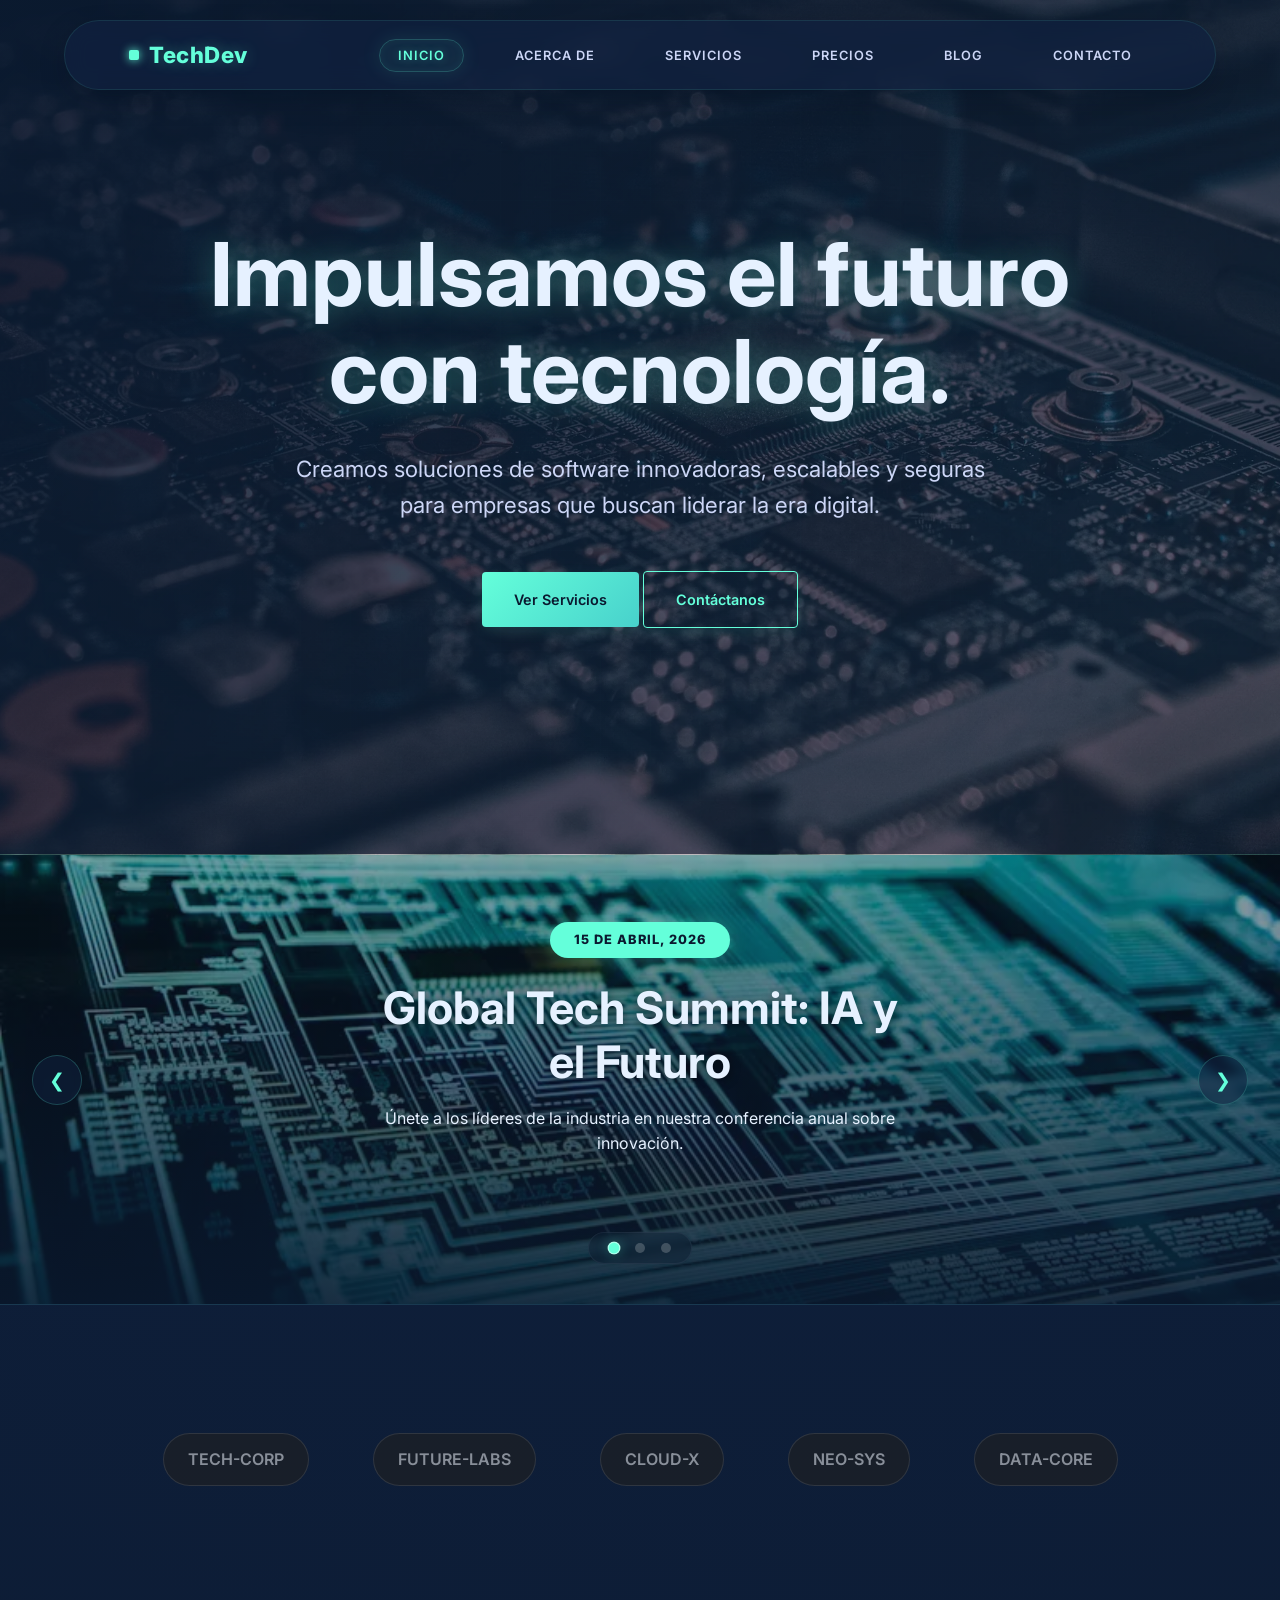
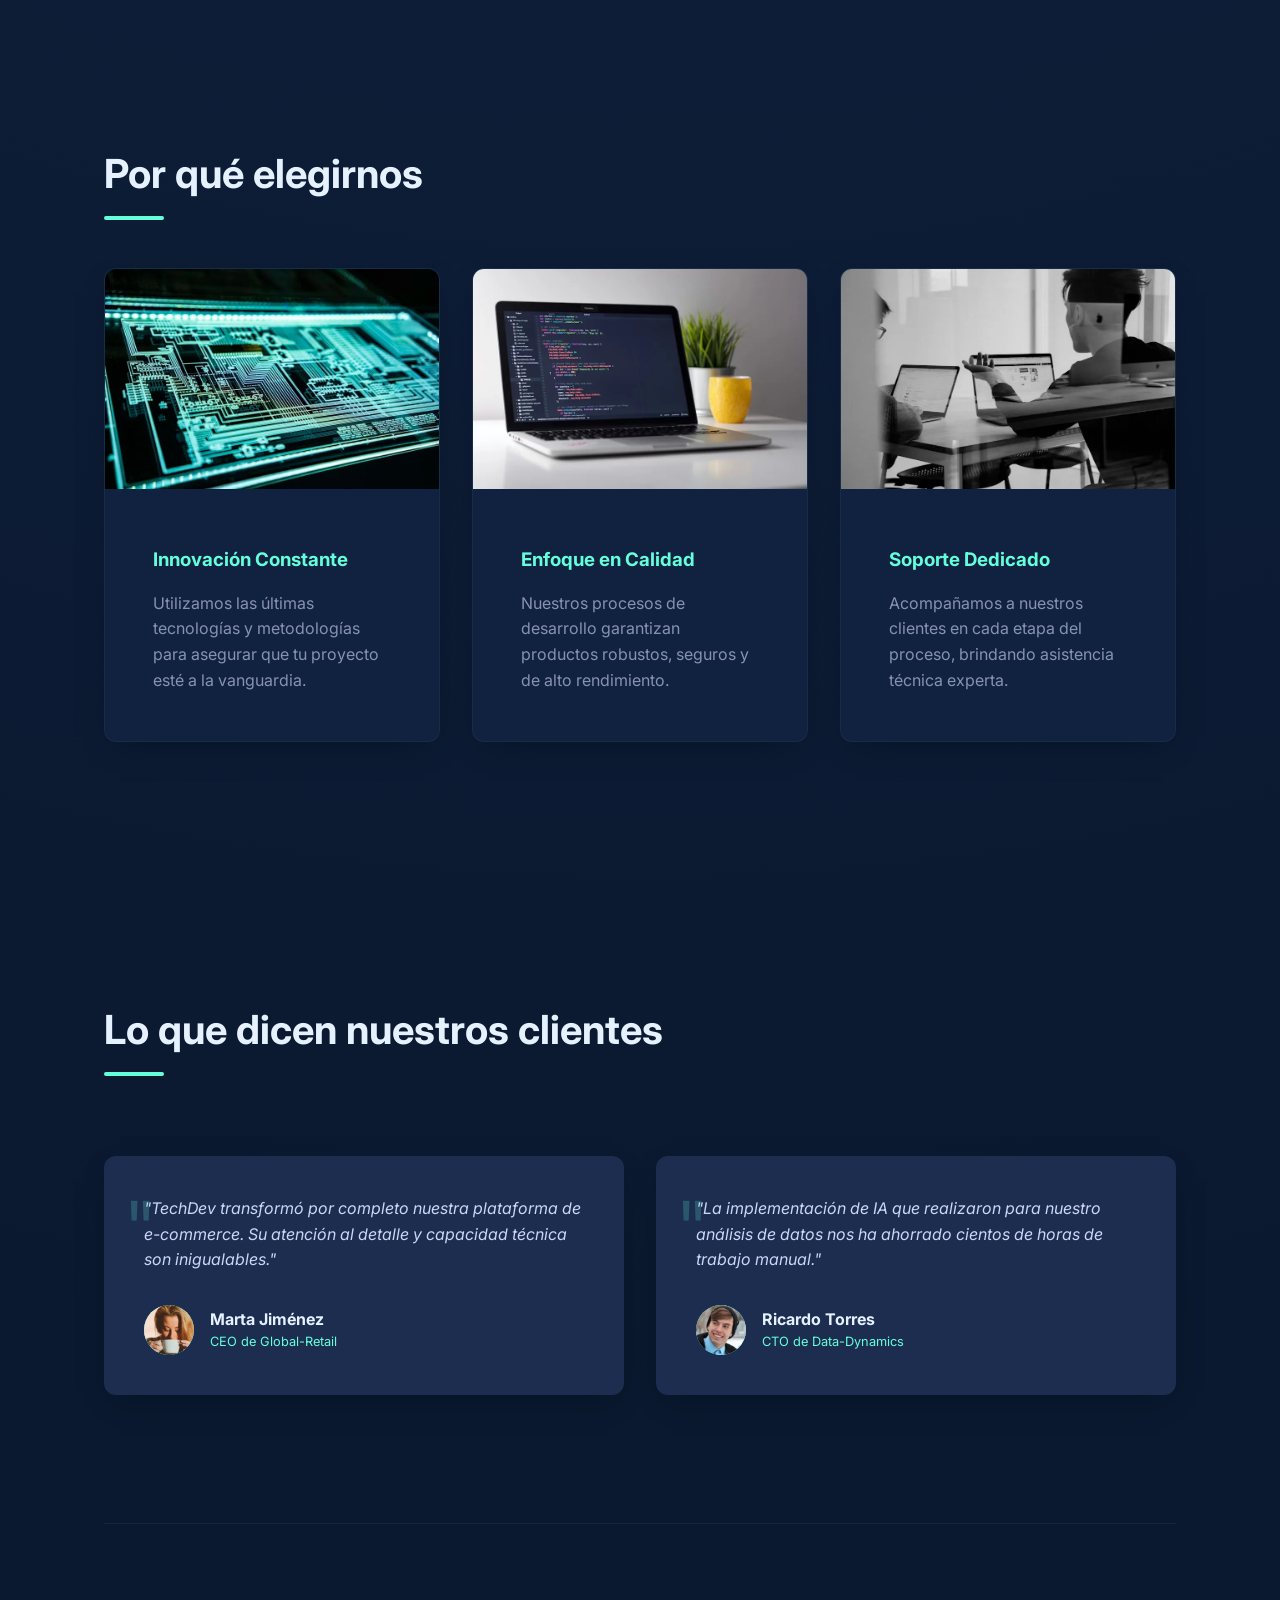
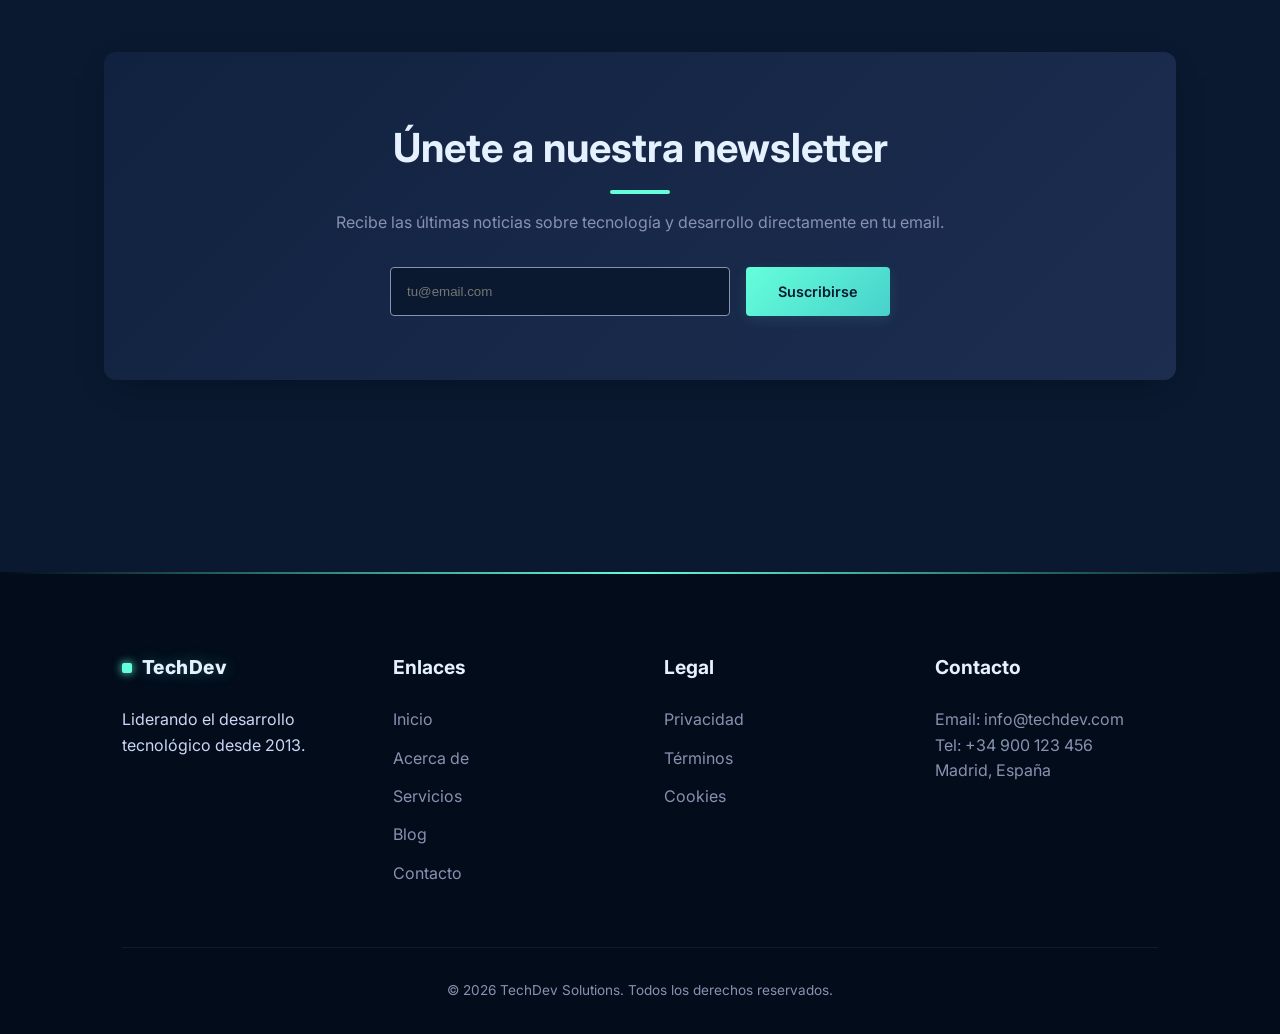
<file: index.html>
<!DOCTYPE html>
<!-- index.html - Página principal de TechDev Solutions -->
<html lang="es">
<head>
    <meta charset="UTF-8">
    <meta name="viewport" content="width=device-width, initial-scale=1.0">
    <meta name="description" content="TechDev Solutions - Empresa de desarrollo de software innovador, IA, cloud y ciberseguridad. Transformamos tus ideas en soluciones digitales escalables.">
    <!-- Meta propiedades Open Graph para redes sociales -->
    <meta property="og:title" content="TechDev Solutions | Innovación Tecnológica">
    <meta property="og:description" content="Empresa de desarrollo de software innovador, IA, cloud y ciberseguridad. Transformamos tus ideas en soluciones digitales escalables.">
    <meta property="og:type" content="website">
    <meta property="og:locale" content="es_ES">
    <title>TechDev Solutions | Innovación Tecnológica</title>
    <link rel="stylesheet" href="css/index.css">
    <link rel="icon" href="assets/icons/favicon.svg" type="image/svg+xml">
    <link rel="preconnect" href="https://fonts.googleapis.com">
    <link rel="preconnect" href="https://fonts.gstatic.com" crossorigin>
    <link href="https://fonts.googleapis.com/css2?family=Inter:wght@400;500;700&display=swap" rel="stylesheet">
</head>
<body>

    <!-- Barra de navegación principal -->
    <nav>
        <a href="index.html" class="logo" title="Ir a la página de inicio de TechDev">TechDev</a>
        <ul class="nav-links">
            <li><a href="index.html" title="Inicio">Inicio</a></li>
            <li><a href="about.html" title="Acerca de nosotros">Acerca de</a></li>
            <li><a href="services.html" title="Ver nuestros servicios">Servicios</a></li>
            <li><a href="services.html#pricing" title="Ver planes y precios">Precios</a></li>
            <li><a href="blog.html" title="Blog tecnológico">Blog</a></li>
            <li><a href="contact.html" title="Contactar con TechDev">Contacto</a></li>
        </ul>
        <button class="menu-toggle" title="Abrir menú de navegación" aria-label="Abrir menú de navegación" aria-expanded="false">☰</button>
    </nav>

    <!-- Hero principal -->
    <header class="hero hero-home">
        <h1>Impulsamos el futuro con tecnología.</h1>
        <p>Creamos soluciones de software innovadoras, escalables y seguras para empresas que buscan liderar la era digital.</p>
        <div>
            <a href="services.html" class="btn btn-primary" title="Ver todos los servicios de TechDev">Ver Servicios</a>
            <a href="contact.html" class="btn" title="Contactar con TechDev Solutions">Contáctanos</a>
        </div>
    </header>

    <!-- Carrusel de eventos -->
    <section class="events-carousel">
        <div class="carousel-track">
            <div class="carousel-slide slide-one active">
                <div class="event-info">
                    <span class="event-date">15 de Abril, 2026</span>
                    <h3>Global Tech Summit: IA y el Futuro</h3>
                    <p class="text-white">Únete a los líderes de la industria en nuestra conferencia anual sobre innovación.</p>
                </div>
            </div>
            <div class="carousel-slide slide-two">
                <div class="event-info">
                    <span class="event-date">22 de Abril, 2026</span>
                    <h3>Webinar: Microservicios en la Nube</h3>
                    <p class="text-white">Aprende a escalar tus aplicaciones con arquitecturas modernas y resilientes.</p>
                </div>
            </div>
            <div class="carousel-slide slide-three">
                <div class="event-info">
                    <span class="event-date">05 de Mayo, 2026</span>
                    <h3>TechDev Hackathon: Soluciones Verdes</h3>
                    <p class="text-white">Participa en el desarrollo de software sostenible para un planeta mejor.</p>
                </div>
            </div>
        </div>

        <!-- Controles de navegación del carrusel -->
        <div class="carousel-controls">
            <button class="carousel-prev" title="Evento anterior" aria-label="Evento anterior">❮</button>
            <button class="carousel-next" title="Evento siguiente" aria-label="Evento siguiente">❯</button>
        </div>

        <div class="carousel-nav">
            <button class="nav-dot active" data-index="0" title="Ir al evento 1" aria-label="Ir al evento 1"></button>
            <button class="nav-dot" data-index="1" title="Ir al evento 2" aria-label="Ir al evento 2"></button>
            <button class="nav-dot" data-index="2" title="Ir al evento 3" aria-label="Ir al evento 3"></button>
        </div>
    </section>

    <main class="container">

        <!-- Sección de partners -->
        <section class="section" id="partners">
            <div class="partner-grid">
                <span class="partner-tag">TECH-CORP</span>
                <span class="partner-tag">FUTURE-LABS</span>
                <span class="partner-tag">CLOUD-X</span>
                <span class="partner-tag">NEO-SYS</span>
                <span class="partner-tag">DATA-CORE</span>
            </div>
        </section>

        <!-- Sección "Por qué elegirnos" -->
        <section class="section" id="featured">
            <h2 class="text-center">Por qué elegirnos</h2>
            <div class="card-container">

                <!-- Tarjeta: Innovación -->
                <div class="card">
                    <div class="card-img-wrapper">
                        <picture>
                            <source srcset="assets/images/photo-1550751827-4bd374c3f58b.webp" type="image/webp">
                            <img src="assets/images/photo-1550751827-4bd374c3f58b.webp" alt="Innovación tecnológica constante" class="card-img" loading="lazy" width="800" height="220">
                        </picture>
                    </div>
                    <div class="card-content">
                        <h3 class="text-accent mb-one">Innovación Constante</h3>
                        <p class="text-dim">Utilizamos las últimas tecnologías y metodologías para asegurar que tu proyecto esté a la vanguardia.</p>
                    </div>
                </div>

                <!-- Tarjeta: Calidad -->
                <div class="card">
                    <div class="card-img-wrapper">
                        <picture>
                            <source srcset="assets/images/photo-1517694712202-14dd9538aa97.webp" type="image/webp">
                            <img src="assets/images/photo-1517694712202-14dd9538aa97.webp" alt="Enfoque en calidad del software" class="card-img" loading="lazy" width="800" height="220">
                        </picture>
                    </div>
                    <div class="card-content">
                        <h3 class="text-accent mb-one">Enfoque en Calidad</h3>
                        <p class="text-dim">Nuestros procesos de desarrollo garantizan productos robustos, seguros y de alto rendimiento.</p>
                    </div>
                </div>

                <!-- Tarjeta: Soporte -->
                <div class="card">
                    <div class="card-img-wrapper">
                        <picture>
                            <source srcset="assets/images/photo-1553877522-43269d4ea984.webp" type="image/webp">
                            <img src="assets/images/photo-1553877522-43269d4ea984.webp" alt="Soporte dedicado al cliente" class="card-img" loading="lazy" width="800" height="220">
                        </picture>
                    </div>
                    <div class="card-content">
                        <h3 class="text-accent mb-one">Soporte Dedicado</h3>
                        <p class="text-dim">Acompañamos a nuestros clientes en cada etapa del proceso, brindando asistencia técnica experta.</p>
                    </div>
                </div>

            </div>
        </section>

        <!-- Sección de testimonios -->
        <section class="section">
            <h2 class="text-center">Lo que dicen nuestros clientes</h2>
            <div class="testimonial-container">

                <!-- Testimonio 1 -->
                <div class="testimonial-card">
                    <p class="text-italic mb-two">"TechDev transformó por completo nuestra plataforma de e-commerce. Su atención al detalle y capacidad técnica son inigualables."</p>
                    <div class="testimonial-meta">
                        <div class="testimonial-avatar">
                            <picture>
                                <source srcset="assets/images/150.webp" type="image/webp">
                                <img src="assets/images/150.webp" alt="Marta Jiménez, CEO de Global-Retail" loading="lazy" width="150" height="150">
                            </picture>
                        </div>
                        <div class="testimonial-author-info">
                            <h4>Marta Jiménez</h4>
                            <p>CEO de Global-Retail</p>
                        </div>
                    </div>
                </div>

                <!-- Testimonio 2 -->
                <div class="testimonial-card">
                    <p class="text-italic mb-two">"La implementación de IA que realizaron para nuestro análisis de datos nos ha ahorrado cientos de horas de trabajo manual."</p>
                    <div class="testimonial-meta">
                        <div class="testimonial-avatar">
                            <picture>
                                <source srcset="assets/images/150%20(1).webp" type="image/webp">
                                <img src="assets/images/150%20(1).webp" alt="Ricardo Torres, CTO de Data-Dynamics" loading="lazy" width="150" height="150">
                            </picture>
                        </div>
                        <div class="testimonial-author-info">
                            <h4>Ricardo Torres</h4>
                            <p>CTO de Data-Dynamics</p>
                        </div>
                    </div>
                </div>

            </div>
        </section>

        <!-- Sección newsletter -->
        <section class="section border-top-thin text-center">
            <div class="newsletter-box">
                <h2 class="mb-one d-block">Únete a nuestra newsletter</h2>
                <p class="mb-two text-dim">Recibe las últimas noticias sobre tecnología y desarrollo directamente en tu email.</p>
                <form class="newsletter-form" action="#" method="POST">
                    <label for="newsletter-email" class="d-block mb-one" style="display:none;">Email</label>
                    <input type="email" id="newsletter-email" name="email" placeholder="tu@email.com" class="newsletter-input" aria-label="Dirección de email para newsletter">
                    <button type="submit" class="btn btn-primary" title="Suscribirse a la newsletter">Suscribirse</button>
                </form>
            </div>
        </section>

    </main>

    <!-- Pie de página -->
    <footer>
        <div class="container">
            <div class="footer-content">

                <!-- Columna: logo y descripción -->
                <div class="footer-section">
                    <h3 class="logo">TechDev</h3>
                    <p>Liderando el desarrollo tecnológico desde 2013.</p>
                </div>

                <!-- Columna: enlaces de navegación -->
                <div class="footer-section">
                    <h3>Enlaces</h3>
                    <ul>
                        <li><a href="index.html" title="Ir a inicio">Inicio</a></li>
                        <li><a href="about.html" title="Conocer el equipo">Acerca de</a></li>
                        <li><a href="services.html" title="Ver servicios">Servicios</a></li>
                        <li><a href="blog.html" title="Leer el blog">Blog</a></li>
                        <li><a href="contact.html" title="Contactar">Contacto</a></li>
                    </ul>
                </div>

                <!-- Columna: legal -->
                <div class="footer-section">
                    <h3>Legal</h3>
                    <ul>
                        <li><a href="privacy.html" title="Política de privacidad">Privacidad</a></li>
                        <li><a href="privacy.html#terminos" title="Términos de servicio">Términos</a></li>
                        <li><a href="privacy.html#cookies" title="Política de cookies">Cookies</a></li>
                    </ul>
                </div>

                <!-- Columna: información de contacto -->
                <div class="footer-section">
                    <h3>Contacto</h3>
                    <p class="text-dim">Email: info@techdev.com</p>
                    <p class="text-dim">Tel: +34 900 123 456</p>
                    <p class="text-dim">Madrid, España</p>
                </div>

            </div>
            <div class="footer-bottom">
                <p>&copy; 2026 TechDev Solutions. Todos los derechos reservados.</p>
            </div>
        </div>
    </footer>

    <script src="js/index.js" defer></script>
</body>
</html>
</file>
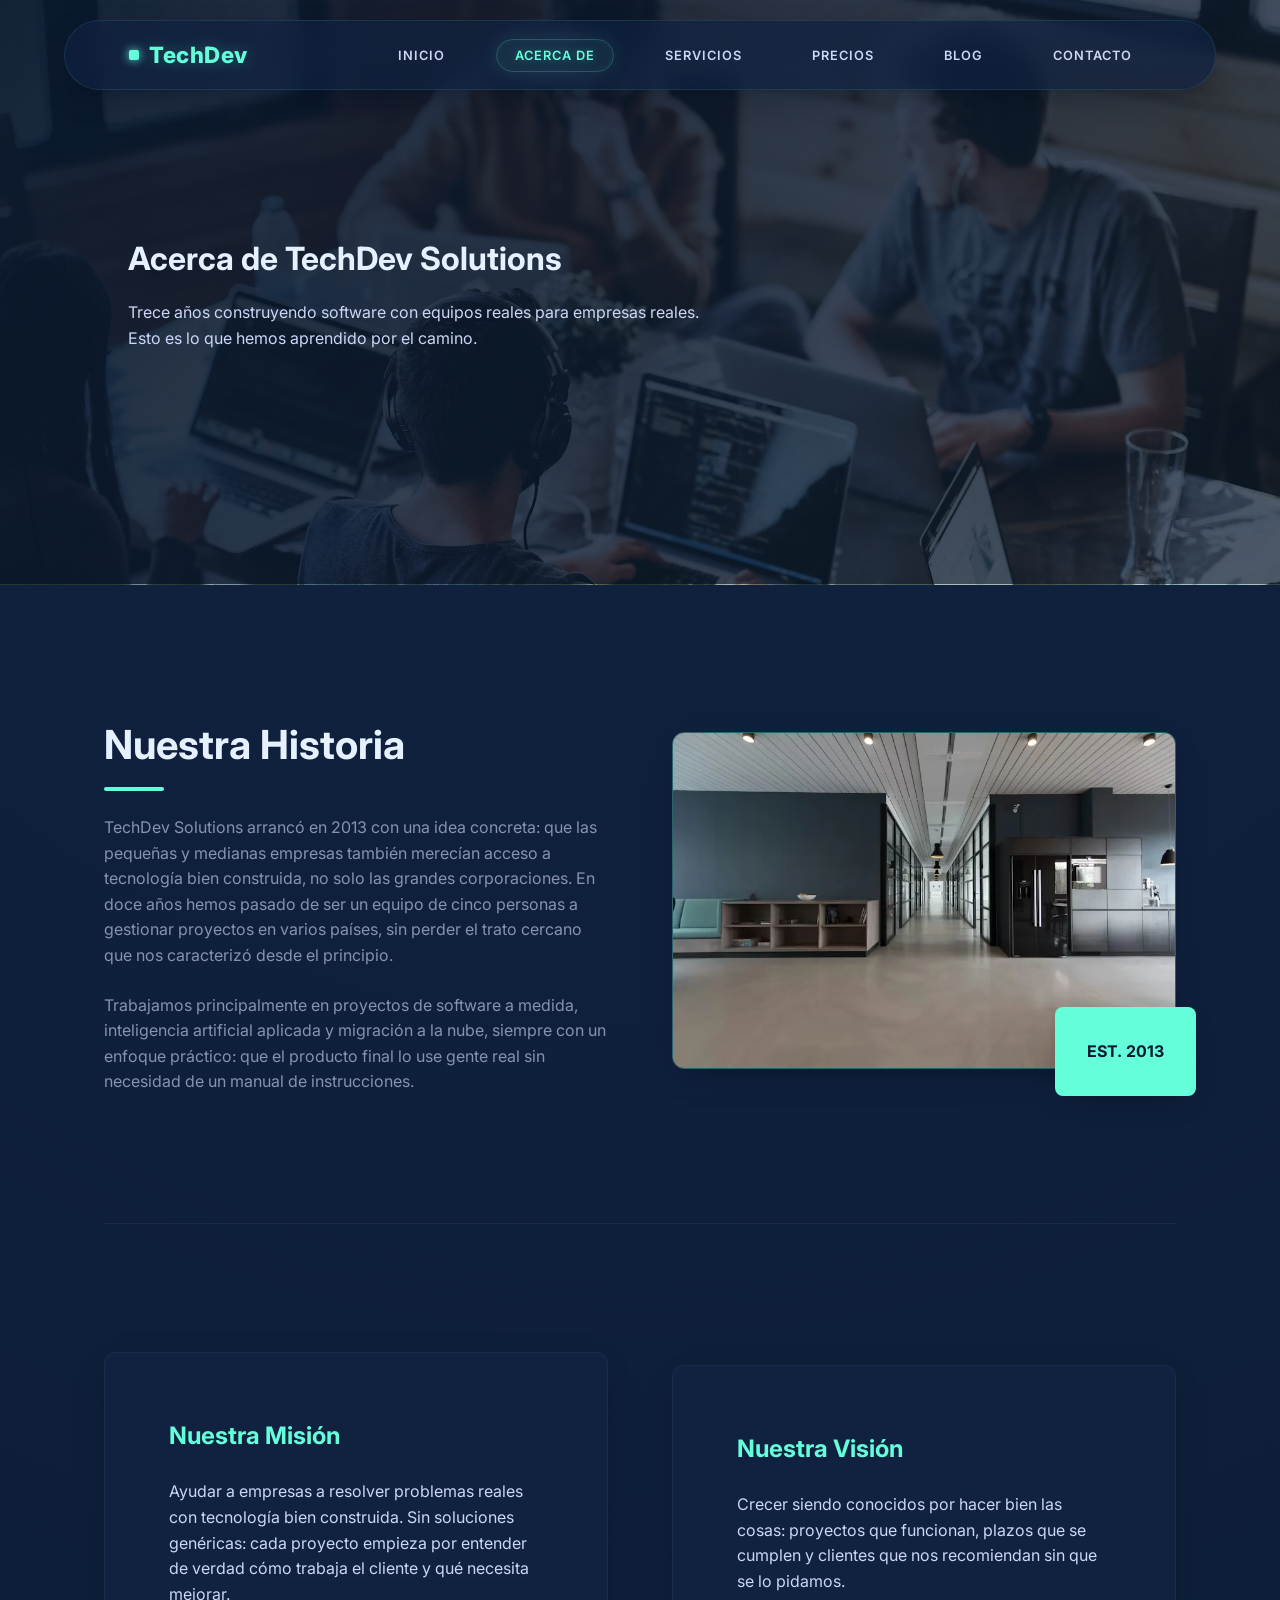
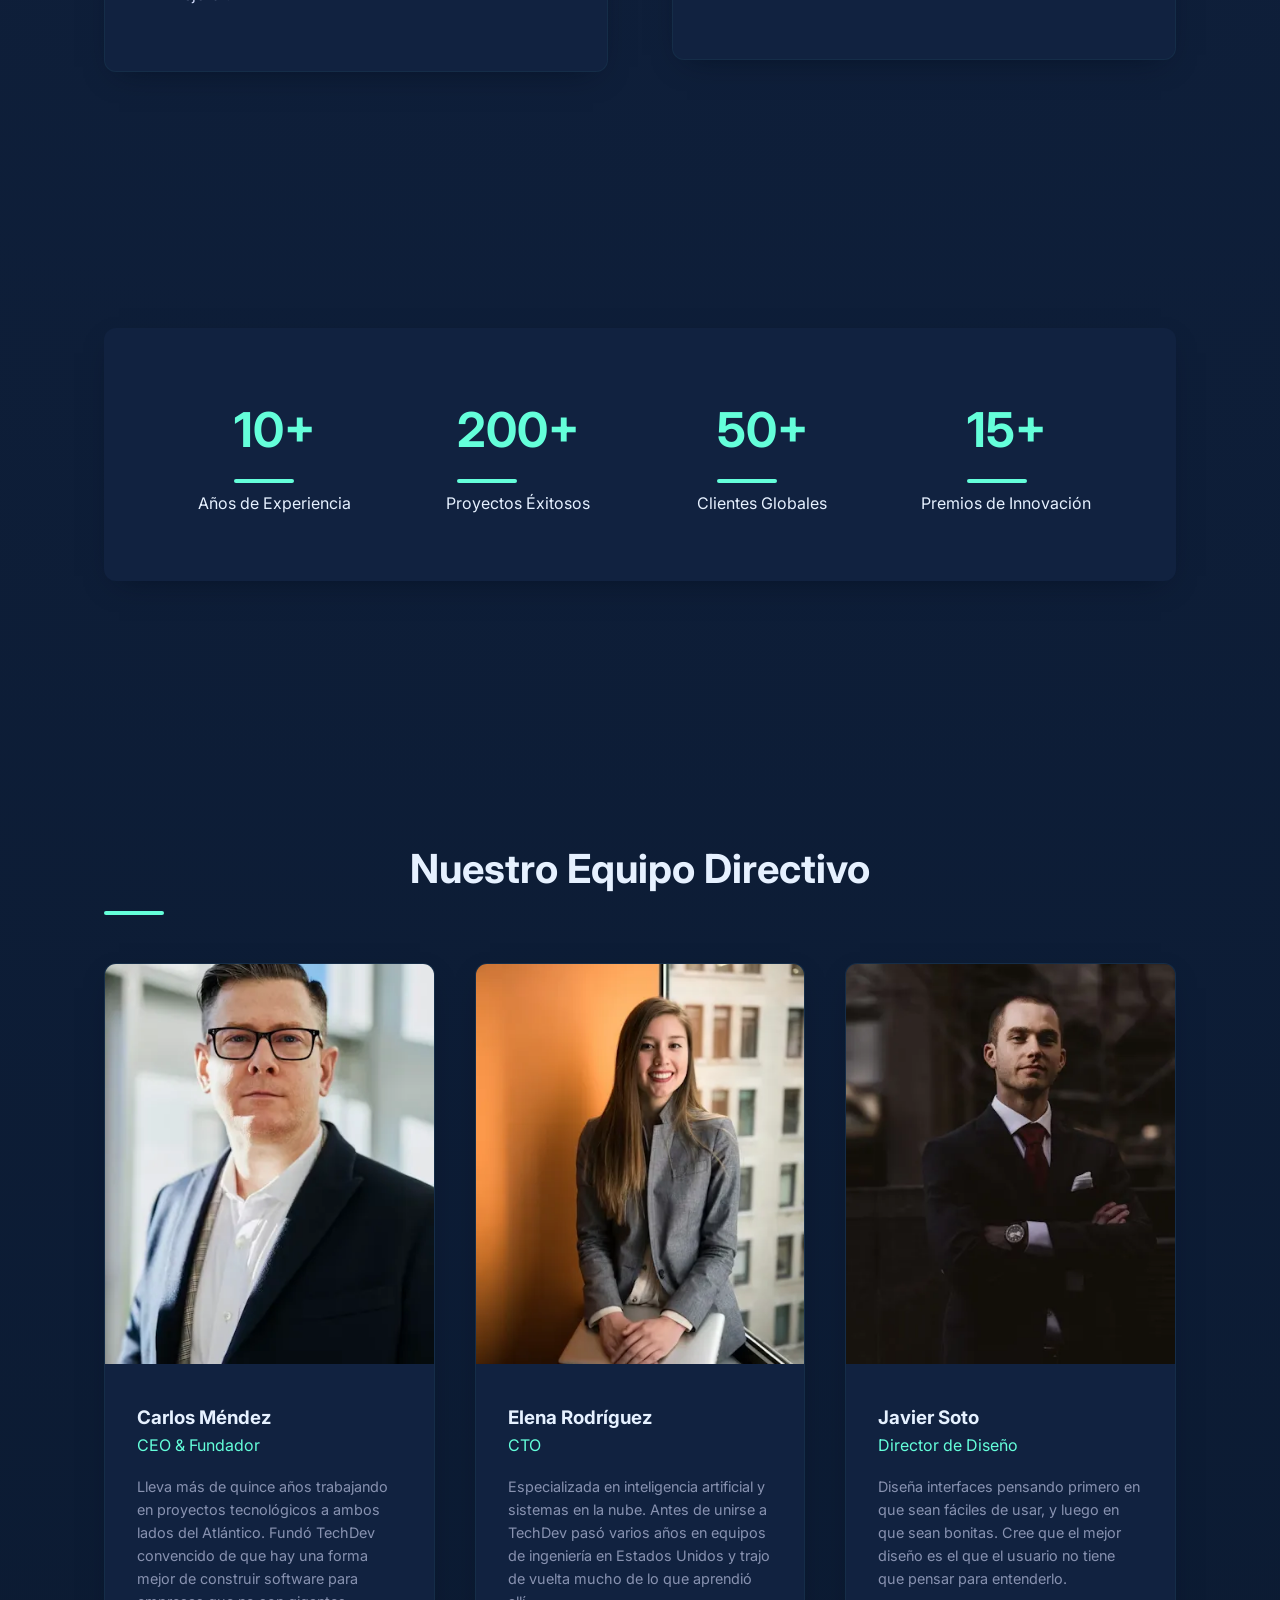
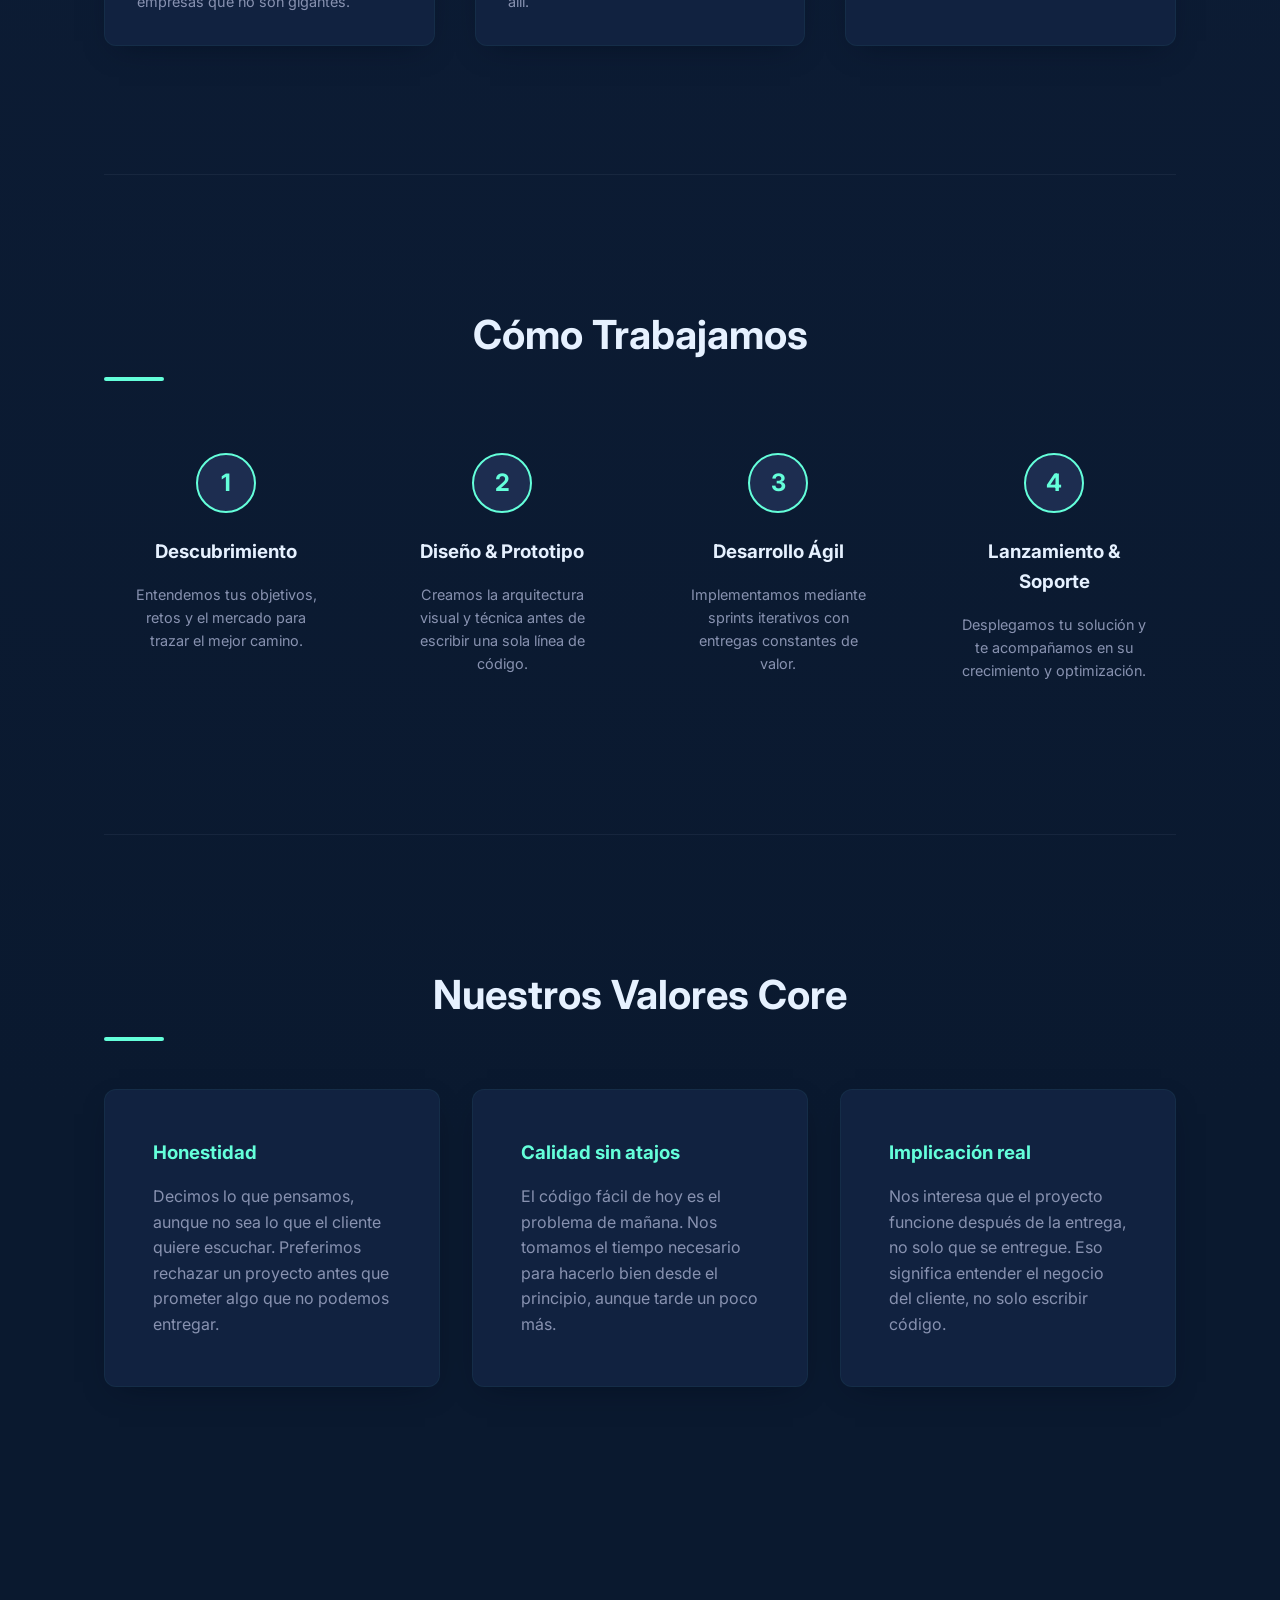
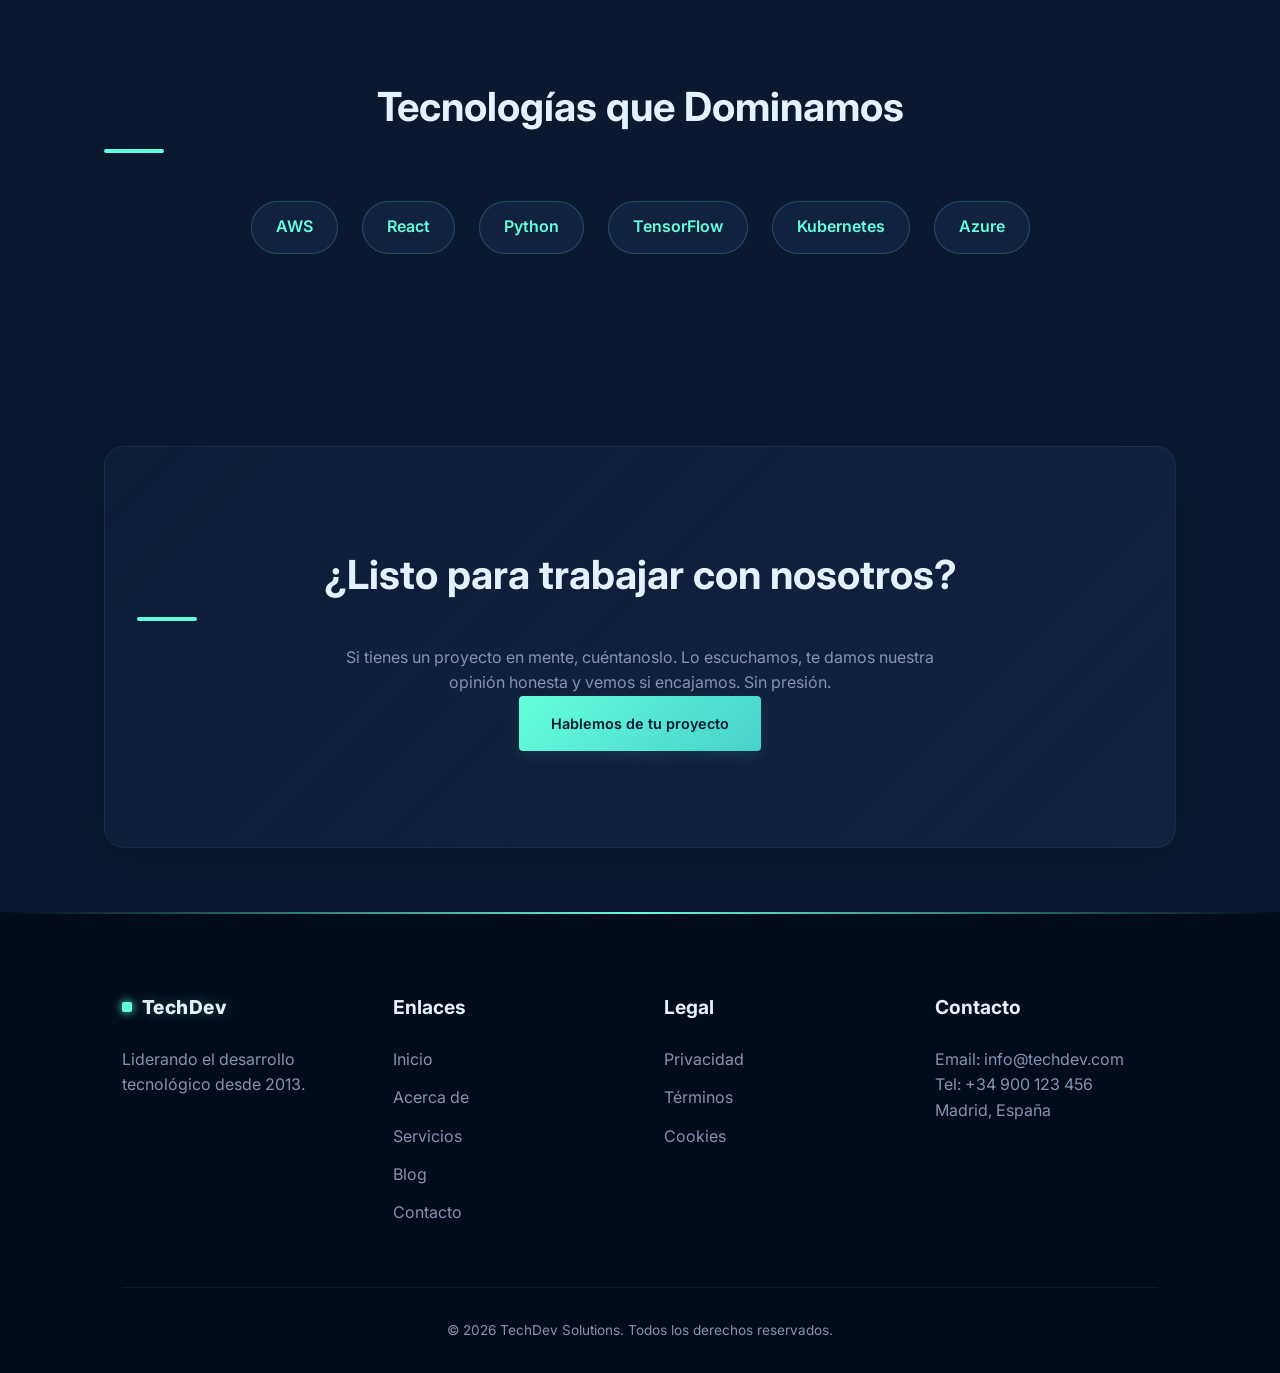
<file: about.html>
<!DOCTYPE html>
<!-- about.html - Página de información corporativa y equipo de TechDev Solutions -->
<html lang="es">
<head>
    <meta charset="UTF-8">
    <meta name="viewport" content="width=device-width, initial-scale=1.0">
    <meta name="description" content="Conoce al equipo de TechDev Solutions. Nuestra historia, misión, valores y el equipo directivo detrás de la innovación tecnológica.">
    <!-- Meta propiedades Open Graph para redes sociales -->
    <meta property="og:title" content="Acerca de Nosotros | TechDev Solutions">
    <meta property="og:description" content="Conoce al equipo de TechDev Solutions: historia, misión, valores y el equipo directivo detrás de la innovación tecnológica.">
    <meta property="og:type" content="website">
    <meta property="og:locale" content="es_ES">
    <title>Acerca de Nosotros | TechDev Solutions</title>
    <link rel="stylesheet" href="css/index.css">
    <link rel="icon" href="assets/icons/favicon.svg" type="image/svg+xml">
    <link rel="preconnect" href="https://fonts.googleapis.com">
    <link rel="preconnect" href="https://fonts.gstatic.com" crossorigin>
    <link href="https://fonts.googleapis.com/css2?family=Inter:wght@400;500;700&display=swap" rel="stylesheet">
</head>
<body>

    <!-- Barra de navegación principal -->
    <nav>
        <a href="index.html" class="logo" title="Ir a la página de inicio de TechDev">TechDev</a>
        <ul class="nav-links">
            <li><a href="index.html" title="Inicio">Inicio</a></li>
            <li><a href="about.html" title="Acerca de nosotros">Acerca de</a></li>
            <li><a href="services.html" title="Ver nuestros servicios">Servicios</a></li>
            <li><a href="services.html#pricing" title="Ver planes y precios">Precios</a></li>
            <li><a href="blog.html" title="Blog tecnológico">Blog</a></li>
            <li><a href="contact.html" title="Contactar con TechDev">Contacto</a></li>
        </ul>
        <button class="menu-toggle" title="Abrir menú de navegación" aria-label="Abrir menú de navegación" aria-expanded="false">☰</button>
    </nav>

    <!-- Banner de la página -->
    <header class="page-banner banner-about">
        <h1>Acerca de TechDev Solutions</h1>
        <p>Trece años construyendo software con equipos reales para empresas reales. Esto es lo que hemos aprendido por el camino.</p>
    </header>

    <main class="container">

        <!-- Sección: historia de la empresa -->
        <section class="section">
            <div class="grid-two-col">
                <div>
                    <h2 class="mb-one-five">Nuestra Historia</h2>
                    <p class="mb-one-five text-dim">TechDev Solutions arrancó en 2013 con una idea concreta: que las pequeñas y medianas empresas también merecían acceso a tecnología bien construida, no solo las grandes corporaciones. En doce años hemos pasado de ser un equipo de cinco personas a gestionar proyectos en varios países, sin perder el trato cercano que nos caracterizó desde el principio.</p>
                    <p class="text-dim">Trabajamos principalmente en proyectos de software a medida, inteligencia artificial aplicada y migración a la nube, siempre con un enfoque práctico: que el producto final lo use gente real sin necesidad de un manual de instrucciones.</p>
                </div>
                <div class="img-accent-container">
                    <picture>
                        <source srcset="assets/images/photo-1497366216548-37526070297c.webp" type="image/webp">
                        <img src="assets/images/photo-1497366216548-37526070297c.webp" alt="Oficina de TechDev Solutions, equipo trabajando" class="img-fluid img-accent-border" loading="lazy" width="800" height="533">
                    </picture>
                    <div class="floating-badge">
                        EST. 2013
                    </div>
                </div>
            </div>
        </section>

        <!-- Sección: misión y visión -->
        <section class="section border-top-thin">
            <div class="grid-two-col gap-two-five">
                <div class="card card-content-xl">
                    <h3 class="text-accent mb-one-five font-xxl">Nuestra Misión</h3>
                    <p>Ayudar a empresas a resolver problemas reales con tecnología bien construida. Sin soluciones genéricas: cada proyecto empieza por entender de verdad cómo trabaja el cliente y qué necesita mejorar.</p>
                </div>
                <div class="card card-content-xl">
                    <h3 class="text-accent mb-one-five font-xxl">Nuestra Visión</h3>
                    <p>Crecer siendo conocidos por hacer bien las cosas: proyectos que funcionan, plazos que se cumplen y clientes que nos recomiendan sin que se lo pidamos.</p>
                </div>
            </div>
        </section>

        <!-- Sección: estadísticas de la empresa -->
        <section class="section">
            <div class="stats-grid">
                <div>
                    <h2 class="text-accent mb-half font-huge">10+</h2>
                    <p class="text-white">Años de Experiencia</p>
                </div>
                <div>
                    <h2 class="text-accent mb-half font-huge">200+</h2>
                    <p class="text-white">Proyectos Éxitosos</p>
                </div>
                <div>
                    <h2 class="text-accent mb-half font-huge">50+</h2>
                    <p class="text-white">Clientes Globales</p>
                </div>
                <div>
                    <h2 class="text-accent mb-half font-huge">15+</h2>
                    <p class="text-white">Premios de Innovación</p>
                </div>
            </div>
        </section>

        <!-- Sección: equipo directivo -->
        <section class="section">
            <h2 class="text-center w-100 d-block">Nuestro Equipo Directivo</h2>
            <div class="team-grid">

                <!-- Miembro: Carlos Méndez -->
                <div class="card">
                    <div class="card-img-wrapper">
                        <picture>
                            <source srcset="assets/images/photo-1560250097-0b93528c311a.webp" type="image/webp">
                            <img src="assets/images/photo-1560250097-0b93528c311a.webp" alt="Carlos Méndez, CEO y Fundador de TechDev" class="team-img" loading="lazy" width="400" height="500">
                        </picture>
                    </div>
                    <div class="p-two">
                        <h3 class="text-white">Carlos Méndez</h3>
                        <p class="text-accent mb-one">CEO & Fundador</p>
                        <p class="font-md text-dim">Lleva más de quince años trabajando en proyectos tecnológicos a ambos lados del Atlántico. Fundó TechDev convencido de que hay una forma mejor de construir software para empresas que no son gigantes.</p>
                    </div>
                </div>

                <!-- Miembro: Elena Rodríguez -->
                <div class="card">
                    <div class="card-img-wrapper">
                        <picture>
                            <source srcset="assets/images/photo-1573496359142-b8d87734a5a2.webp" type="image/webp">
                            <img src="assets/images/photo-1573496359142-b8d87734a5a2.webp" alt="Elena Rodríguez, CTO de TechDev" class="team-img" loading="lazy" width="400" height="500">
                        </picture>
                    </div>
                    <div class="p-two">
                        <h3 class="text-white">Elena Rodríguez</h3>
                        <p class="text-accent mb-one">CTO</p>
                        <p class="font-md text-dim">Especializada en inteligencia artificial y sistemas en la nube. Antes de unirse a TechDev pasó varios años en equipos de ingeniería en Estados Unidos y trajo de vuelta mucho de lo que aprendió allí.</p>
                    </div>
                </div>

                <!-- Miembro: Javier Soto -->
                <div class="card">
                    <div class="card-img-wrapper">
                        <picture>
                            <source srcset="assets/images/photo-1519085360753-af0119f7cbe7.webp" type="image/webp">
                            <img src="assets/images/photo-1519085360753-af0119f7cbe7.webp" alt="Javier Soto, Director de Diseño de TechDev" class="team-img" loading="lazy" width="400" height="500">
                        </picture>
                    </div>
                    <div class="p-two">
                        <h3 class="text-white">Javier Soto</h3>
                        <p class="text-accent mb-one">Director de Diseño</p>
                        <p class="font-md text-dim">Diseña interfaces pensando primero en que sean fáciles de usar, y luego en que sean bonitas. Cree que el mejor diseño es el que el usuario no tiene que pensar para entenderlo.</p>
                    </div>
                </div>

            </div>
        </section>

        <!-- Sección: cómo trabajamos -->
        <section class="section border-top-thin">
            <h2 class="text-center w-100 d-block">Cómo Trabajamos</h2>
            <div class="process-container">
                <div class="process-card">
                    <div class="process-badge">1</div>
                    <h3 class="text-white mb-one">Descubrimiento</h3>
                    <p class="font-md text-dim">Entendemos tus objetivos, retos y el mercado para trazar el mejor camino.</p>
                </div>
                <div class="process-card">
                    <div class="process-badge">2</div>
                    <h3 class="text-white mb-one">Diseño & Prototipo</h3>
                    <p class="font-md text-dim">Creamos la arquitectura visual y técnica antes de escribir una sola línea de código.</p>
                </div>
                <div class="process-card">
                    <div class="process-badge">3</div>
                    <h3 class="text-white mb-one">Desarrollo Ágil</h3>
                    <p class="font-md text-dim">Implementamos mediante sprints iterativos con entregas constantes de valor.</p>
                </div>
                <div class="process-card">
                    <div class="process-badge">4</div>
                    <h3 class="text-white mb-one">Lanzamiento & Soporte</h3>
                    <p class="font-md text-dim">Desplegamos tu solución y te acompañamos en su crecimiento y optimización.</p>
                </div>
            </div>
        </section>

        <!-- Sección: valores corporativos -->
        <section class="section border-top-thin">
            <h2 class="text-white text-center mb-three w-100 d-block">Nuestros Valores Core</h2>
            <div class="testimonial-container">
                <div class="card card-content mb-two border-accent-left">
                    <h3 class="text-accent mb-one">Honestidad</h3>
                    <p class="text-dim">Decimos lo que pensamos, aunque no sea lo que el cliente quiere escuchar. Preferimos rechazar un proyecto antes que prometer algo que no podemos entregar.</p>
                </div>
                <div class="card card-content mb-two border-accent-left">
                    <h3 class="text-accent mb-one">Calidad sin atajos</h3>
                    <p class="text-dim">El código fácil de hoy es el problema de mañana. Nos tomamos el tiempo necesario para hacerlo bien desde el principio, aunque tarde un poco más.</p>
                </div>
                <div class="card card-content mb-two border-accent-left">
                    <h3 class="text-accent mb-one">Implicación real</h3>
                    <p class="text-dim">Nos interesa que el proyecto funcione después de la entrega, no solo que se entregue. Eso significa entender el negocio del cliente, no solo escribir código.</p>
                </div>
            </div>
        </section>

        <!-- Sección: tecnologías que usamos -->
        <section class="section">
            <h2 class="text-center w-100 d-block">Tecnologías que Dominamos</h2>
            <div class="tech-grid">
                <span class="partner-tag">AWS</span>
                <span class="partner-tag">React</span>
                <span class="partner-tag">Python</span>
                <span class="partner-tag">TensorFlow</span>
                <span class="partner-tag">Kubernetes</span>
                <span class="partner-tag">Azure</span>
            </div>
        </section>

        <!-- Sección CTA: llamada a la acción final -->
        <section class="section cta-banner">
            <h2 class="mb-one-five d-block">¿Listo para trabajar con nosotros?</h2>
            <p class="max-w-six-hundred mx-auto mb-two-five text-dim">Si tienes un proyecto en mente, cuéntanoslo. Lo escuchamos, te damos nuestra opinión honesta y vemos si encajamos. Sin presión.</p>
            <a href="contact.html" class="btn btn-primary" title="Hablar con el equipo de TechDev">Hablemos de tu proyecto</a>
        </section>

    </main>

    <!-- Pie de página -->
    <footer>
        <div class="container">
            <div class="footer-content">

                <!-- Columna: logo y descripción -->
                <div class="footer-section">
                    <h3 class="logo">TechDev</h3>
                    <p class="text-dim">Liderando el desarrollo tecnológico desde 2013.</p>
                </div>

                <!-- Columna: enlaces de navegación -->
                <div class="footer-section">
                    <h3>Enlaces</h3>
                    <ul>
                        <li><a href="index.html" title="Ir a inicio">Inicio</a></li>
                        <li><a href="about.html" title="Conocer el equipo">Acerca de</a></li>
                        <li><a href="services.html" title="Ver servicios">Servicios</a></li>
                        <li><a href="blog.html" title="Leer el blog">Blog</a></li>
                        <li><a href="contact.html" title="Contactar">Contacto</a></li>
                    </ul>
                </div>

                <!-- Columna: legal -->
                <div class="footer-section">
                    <h3>Legal</h3>
                    <ul>
                        <li><a href="privacy.html" title="Política de privacidad">Privacidad</a></li>
                        <li><a href="privacy.html#terminos" title="Términos de servicio">Términos</a></li>
                        <li><a href="privacy.html#cookies" title="Política de cookies">Cookies</a></li>
                    </ul>
                </div>

                <!-- Columna: información de contacto -->
                <div class="footer-section">
                    <h3>Contacto</h3>
                    <p class="text-dim">Email: info@techdev.com</p>
                    <p class="text-dim">Tel: +34 900 123 456</p>
                    <p class="text-dim">Madrid, España</p>
                </div>

            </div>
            <div class="footer-bottom">
                <p>&copy; 2026 TechDev Solutions. Todos los derechos reservados.</p>
            </div>
        </div>
    </footer>

    <script src="js/index.js" defer></script>
</body>
</html>
</file>
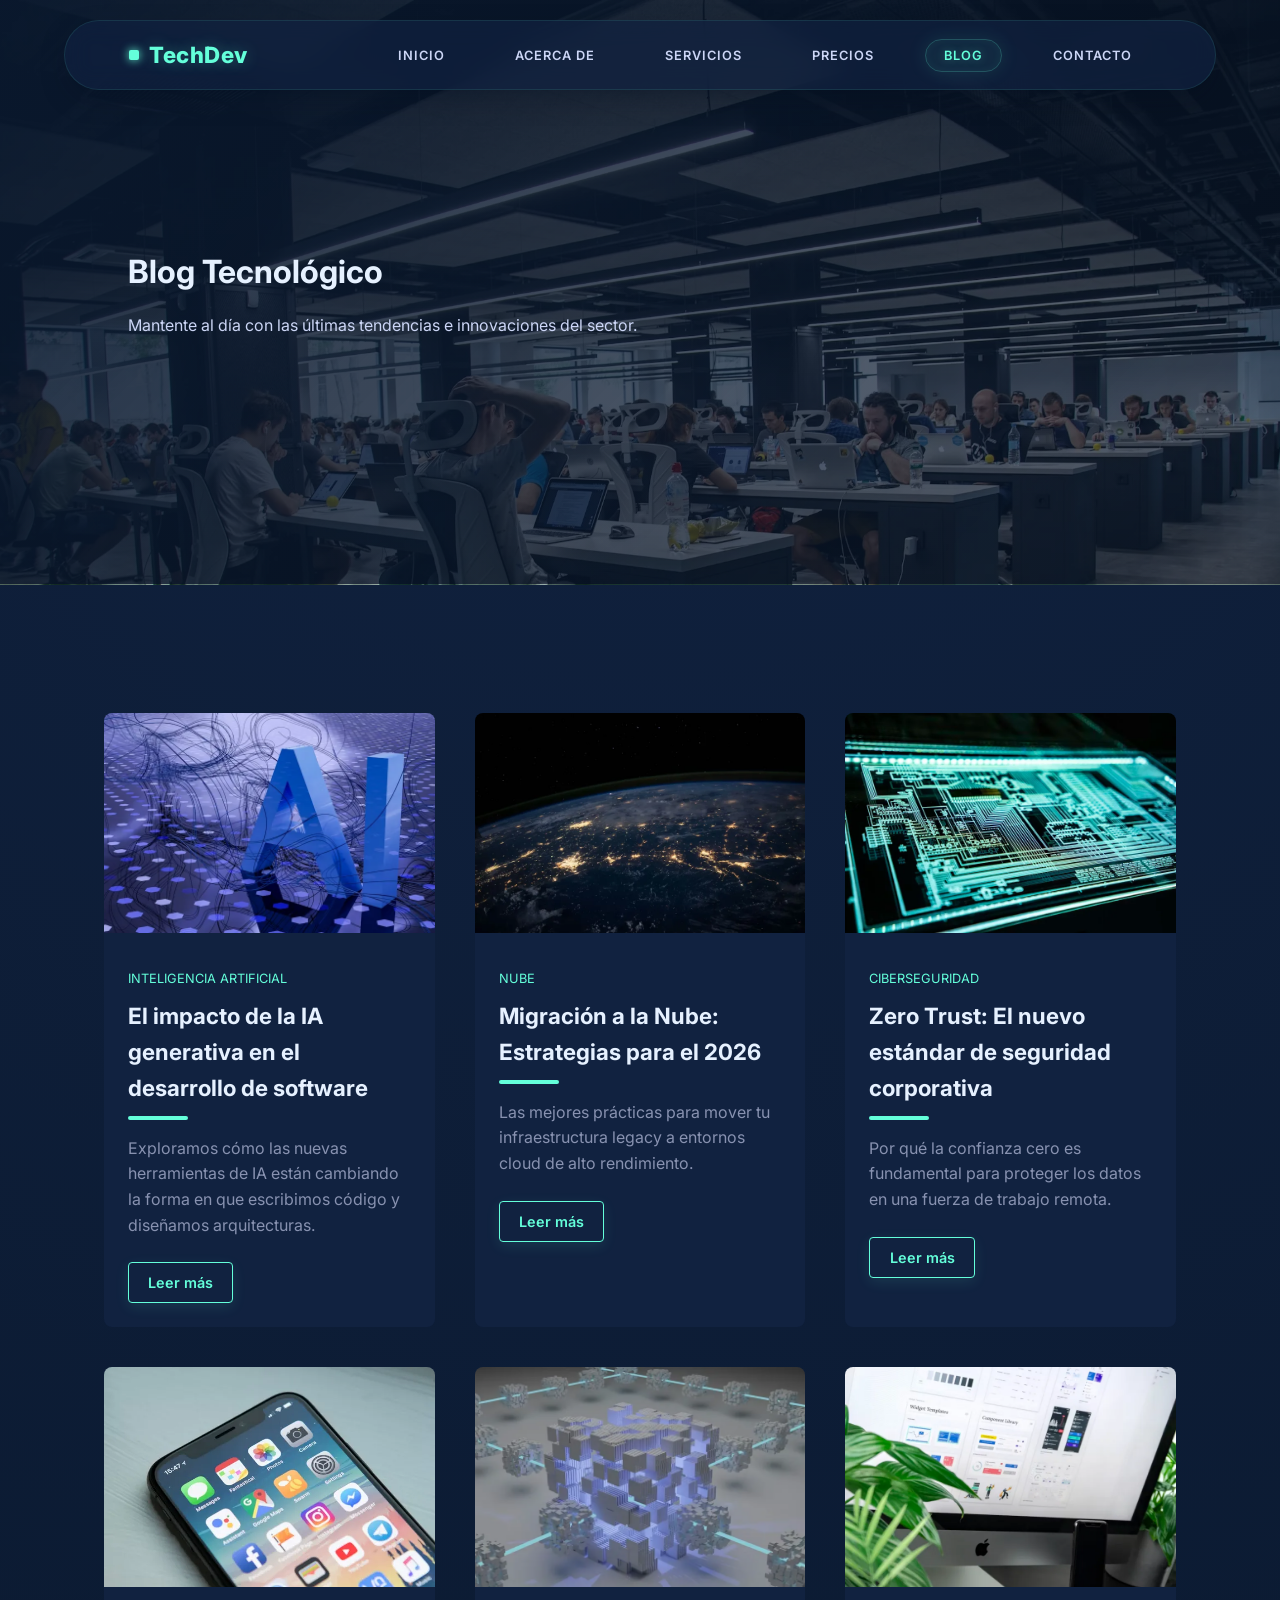
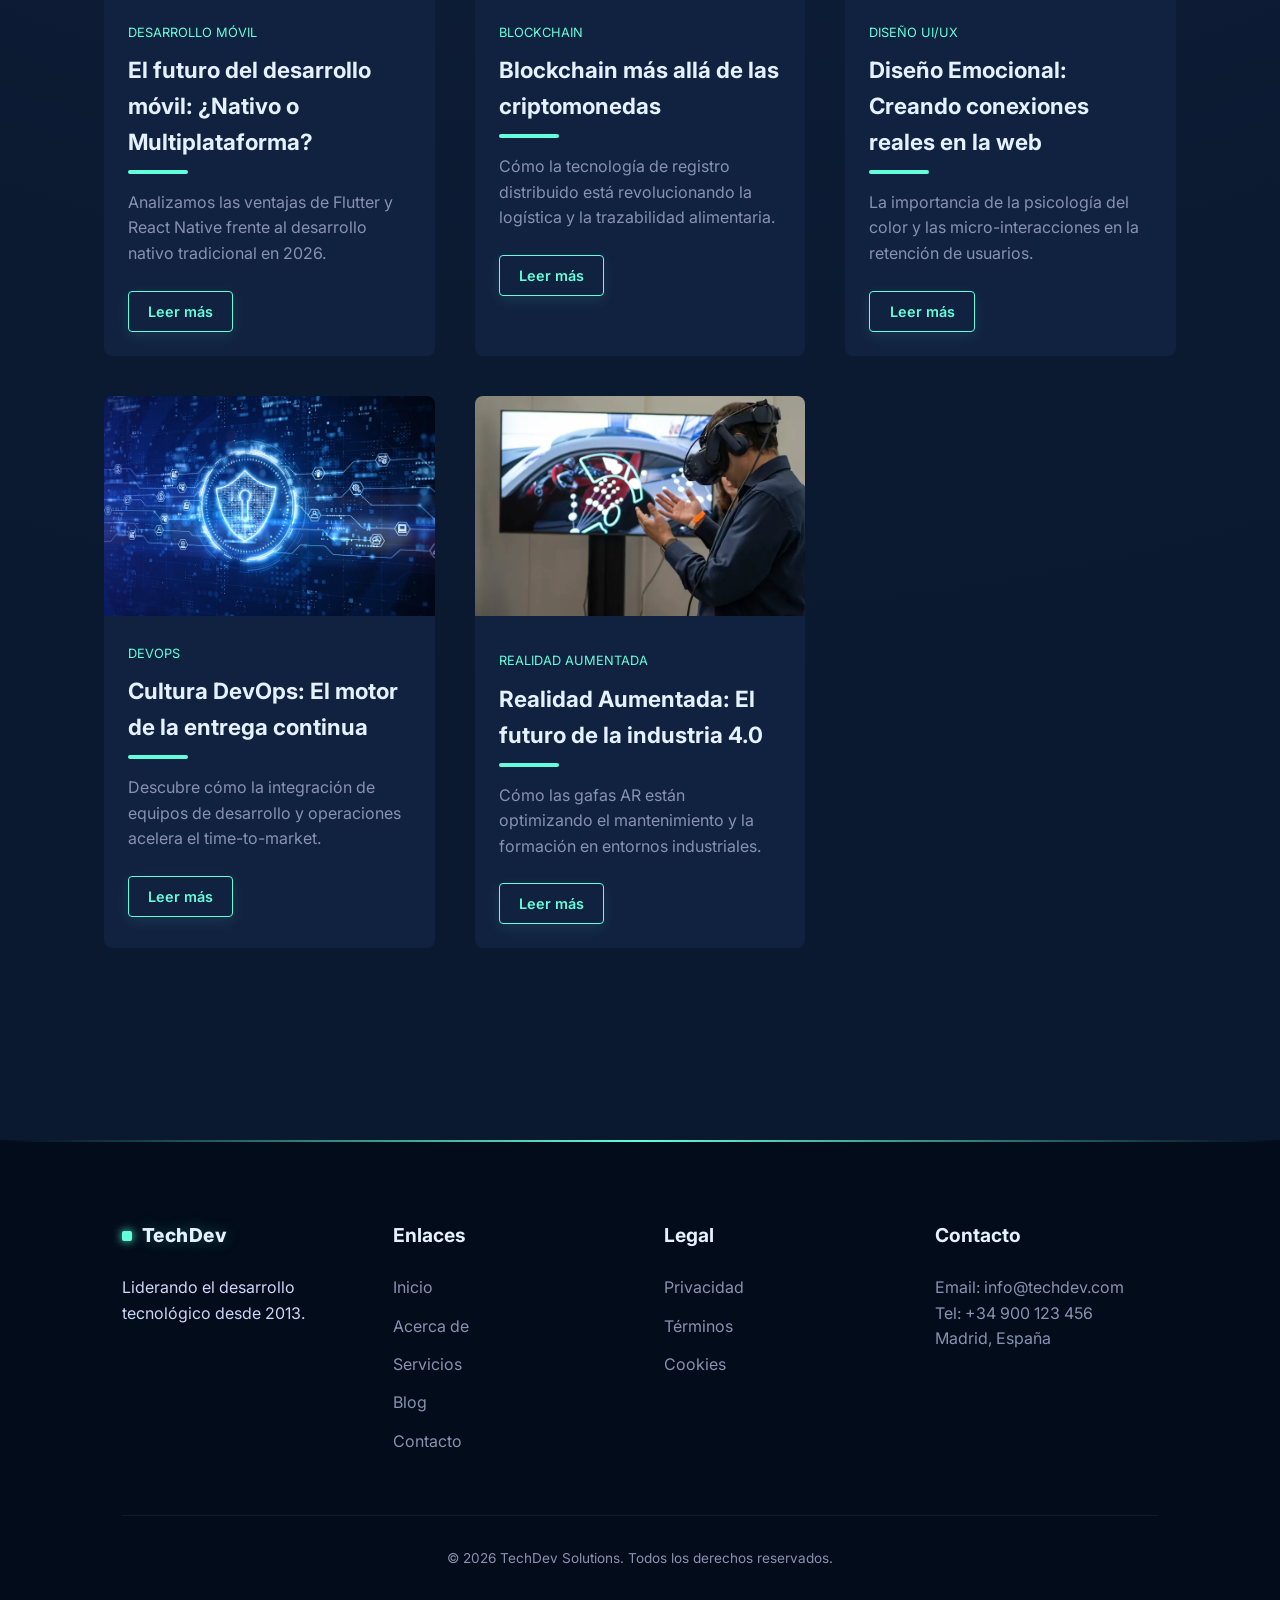
<file: blog.html>
<!DOCTYPE html>
<!-- blog.html - Blog tecnológico de TechDev Solutions -->
<html lang="es">
<head>
    <meta charset="UTF-8">
    <meta name="viewport" content="width=device-width, initial-scale=1.0">
    <meta name="description" content="Blog tecnológico de TechDev Solutions: artículos sobre IA generativa, cloud, ciberseguridad, desarrollo móvil, blockchain, UX y DevOps.">
    <!-- Meta propiedades Open Graph para redes sociales -->
    <meta property="og:title" content="Blog Tecnológico | TechDev Solutions">
    <meta property="og:description" content="Artículos sobre IA generativa, cloud, ciberseguridad, desarrollo móvil, blockchain, UX y DevOps.">
    <meta property="og:type" content="website">
    <meta property="og:locale" content="es_ES">
    <title>Blog Tecnológico | TechDev Solutions</title>
    <link rel="stylesheet" href="css/index.css">
    <link rel="icon" href="assets/icons/favicon.svg" type="image/svg+xml">
    <link rel="preconnect" href="https://fonts.googleapis.com">
    <link rel="preconnect" href="https://fonts.gstatic.com" crossorigin>
    <link href="https://fonts.googleapis.com/css2?family=Inter:wght@400;500;700&display=swap" rel="stylesheet">
</head>
<body>

    <!-- Barra de navegación principal -->
    <nav>
        <a href="index.html" class="logo" title="Ir a la página de inicio de TechDev">TechDev</a>
        <ul class="nav-links">
            <li><a href="index.html" title="Inicio">Inicio</a></li>
            <li><a href="about.html" title="Acerca de nosotros">Acerca de</a></li>
            <li><a href="services.html" title="Ver nuestros servicios">Servicios</a></li>
            <li><a href="services.html#pricing" title="Ver planes y precios">Precios</a></li>
            <li><a href="blog.html" title="Blog tecnológico">Blog</a></li>
            <li><a href="contact.html" title="Contactar con TechDev">Contacto</a></li>
        </ul>
        <button class="menu-toggle" title="Abrir menú de navegación" aria-label="Abrir menú de navegación" aria-expanded="false">☰</button>
    </nav>

    <!-- Banner de la página -->
    <header class="page-banner banner-blog">
        <h1 class="text-white mb-one">Blog Tecnológico</h1>
        <p class="max-w-six-hundred">Mantente al día con las últimas tendencias e innovaciones del sector.</p>
    </header>

    <main class="container">

        <!-- Listado de artículos del blog -->
        <section class="section">
            <div class="blog-grid">

                <!-- Artículo: IA Generativa -->
                <article class="blog-article-card">
                    <picture>
                        <source srcset="assets/images/photo-1677442136019-21780ecad995.webp" type="image/webp">
                        <img src="assets/images/photo-1677442136019-21780ecad995.webp" alt="IA Generativa en el desarrollo de software moderno" class="card-img" loading="lazy" width="800" height="220">
                    </picture>
                    <div class="p-one-five flex-grow-one">
                        <span class="text-accent font-sm text-uppercase">Inteligencia Artificial</span>
                        <h2 class="text-white mt-half mb-one font-xl">El impacto de la IA generativa en el desarrollo de software</h2>
                        <p class="text-dim mb-one-five">Exploramos cómo las nuevas herramientas de IA están cambiando la forma en que escribimos código y diseñamos arquitecturas.</p>
                        <a href="post-ia.html" class="btn btn-sm" title="Leer artículo sobre IA generativa">Leer más</a>
                    </div>
                </article>

                <!-- Artículo: Cloud -->
                <article class="blog-article-card">
                    <picture>
                        <source srcset="assets/images/photo-1451187580459-43490279c0fa.webp" type="image/webp">
                        <img src="assets/images/photo-1451187580459-43490279c0fa.webp" alt="Migración a la nube: estrategias modernas para 2026" class="card-img" loading="lazy" width="800" height="220">
                    </picture>
                    <div class="p-one-five flex-grow-one">
                        <span class="text-accent font-sm text-uppercase">Nube</span>
                        <h2 class="text-white mt-half mb-one font-xl">Migración a la Nube: Estrategias para el 2026</h2>
                        <p class="text-dim mb-one-five">Las mejores prácticas para mover tu infraestructura legacy a entornos cloud de alto rendimiento.</p>
                        <a href="post-cloud.html" class="btn btn-sm" title="Leer artículo sobre migración cloud">Leer más</a>
                    </div>
                </article>

                <!-- Artículo: Ciberseguridad -->
                <article class="blog-article-card">
                    <picture>
                        <source srcset="assets/images/photo-1550751827-4bd374c3f58b.webp" type="image/webp">
                        <img src="assets/images/photo-1550751827-4bd374c3f58b.webp" alt="Zero Trust: nuevo estándar de seguridad corporativa" class="card-img" loading="lazy" width="800" height="220">
                    </picture>
                    <div class="p-one-five flex-grow-one">
                        <span class="text-accent font-sm text-uppercase">Ciberseguridad</span>
                        <h2 class="text-white mt-half mb-one font-xl">Zero Trust: El nuevo estándar de seguridad corporativa</h2>
                        <p class="text-dim mb-one-five">Por qué la confianza cero es fundamental para proteger los datos en una fuerza de trabajo remota.</p>
                        <a href="post-security.html" class="btn btn-sm" title="Leer artículo sobre Zero Trust">Leer más</a>
                    </div>
                </article>

                <!-- Artículo: Mobile -->
                <article class="blog-article-card">
                    <picture>
                        <source srcset="assets/images/photo-1512941937669-90a1b58e7e9c.webp" type="image/webp">
                        <img src="assets/images/photo-1512941937669-90a1b58e7e9c.webp" alt="Desarrollo móvil: nativo vs multiplataforma en 2026" class="card-img" loading="lazy" width="600" height="220">
                    </picture>
                    <div class="p-one-five flex-grow-one">
                        <span class="text-accent font-sm text-uppercase">Desarrollo Móvil</span>
                        <h2 class="text-white mt-half mb-one font-xl">El futuro del desarrollo móvil: ¿Nativo o Multiplataforma?</h2>
                        <p class="text-dim mb-one-five">Analizamos las ventajas de Flutter y React Native frente al desarrollo nativo tradicional en 2026.</p>
                        <a href="post-mobile.html" class="btn btn-sm" title="Leer artículo sobre desarrollo móvil">Leer más</a>
                    </div>
                </article>

                <!-- Artículo: Blockchain -->
                <article class="blog-article-card">
                    <picture>
                        <source srcset="assets/images/photo-1639762681485-074b7f938ba0.webp" type="image/webp">
                        <img src="assets/images/photo-1639762681485-074b7f938ba0.webp" alt="Blockchain más allá de las criptomonedas" class="card-img" loading="lazy" width="800" height="220">
                    </picture>
                    <div class="p-one-five flex-grow-one">
                        <span class="text-accent font-sm text-uppercase">Blockchain</span>
                        <h2 class="text-white mt-half mb-one font-xl">Blockchain más allá de las criptomonedas</h2>
                        <p class="text-dim mb-one-five">Cómo la tecnología de registro distribuido está revolucionando la logística y la trazabilidad alimentaria.</p>
                        <a href="post-blockchain.html" class="btn btn-sm" title="Leer artículo sobre Blockchain">Leer más</a>
                    </div>
                </article>

                <!-- Artículo: UX/UI -->
                <article class="blog-article-card">
                    <picture>
                        <source srcset="assets/images/photo-1558655146-d09347e92766.webp" type="image/webp">
                        <img src="assets/images/photo-1558655146-d09347e92766.webp" alt="Diseño emocional UI/UX para retención de usuarios" class="card-img" loading="lazy" width="800" height="220">
                    </picture>
                    <div class="p-one-five flex-grow-one">
                        <span class="text-accent font-sm text-uppercase">Diseño UI/UX</span>
                        <h2 class="text-white mt-half mb-one font-xl">Diseño Emocional: Creando conexiones reales en la web</h2>
                        <p class="text-dim mb-one-five">La importancia de la psicología del color y las micro-interacciones en la retención de usuarios.</p>
                        <a href="post-ux.html" class="btn btn-sm" title="Leer artículo sobre diseño emocional">Leer más</a>
                    </div>
                </article>

                <!-- Artículo: DevOps -->
                <article class="blog-article-card">
                    <img src="assets/images/consejos-ciberseguridad-contra-las-amenazas-de-la-red.webp" alt="Cultura DevOps y entrega continua en empresas modernas" class="card-img" loading="lazy" width="800" height="220">
                    <div class="p-one-five flex-grow-one">
                        <span class="text-accent font-sm text-uppercase">DevOps</span>
                        <h2 class="text-white mt-half mb-one font-xl">Cultura DevOps: El motor de la entrega continua</h2>
                        <p class="text-dim mb-one-five">Descubre cómo la integración de equipos de desarrollo y operaciones acelera el time-to-market.</p>
                        <a href="post-devops.html" class="btn btn-sm" title="Leer artículo sobre cultura DevOps">Leer más</a>
                    </div>
                </article>

                <!-- Artículo: Realidad Aumentada -->
                <article class="blog-article-card">
                    <picture>
                        <source srcset="assets/images/photo-1592478411213-6153e4ebc07d.webp" type="image/webp">
                        <img src="assets/images/photo-1592478411213-6153e4ebc07d.webp" alt="Realidad Aumentada en la industria 4.0" class="card-img" loading="lazy" width="800" height="220">
                    </picture>
                    <div class="p-one-five flex-grow-one">
                        <span class="text-accent font-sm text-uppercase">Realidad Aumentada</span>
                        <h2 class="text-white mt-half mb-one font-xl">Realidad Aumentada: El futuro de la industria 4.0</h2>
                        <p class="text-dim mb-one-five">Cómo las gafas AR están optimizando el mantenimiento y la formación en entornos industriales.</p>
                        <a href="post-ar.html" class="btn btn-sm" title="Leer artículo sobre Realidad Aumentada">Leer más</a>
                    </div>
                </article>

            </div>
        </section>

    </main>

    <!-- Pie de página -->
    <footer>
        <div class="container">
            <div class="footer-content">

                <!-- Columna: logo y descripción -->
                <div class="footer-section">
                    <h3 class="logo">TechDev</h3>
                    <p>Liderando el desarrollo tecnológico desde 2013.</p>
                </div>

                <!-- Columna: enlaces de navegación -->
                <div class="footer-section">
                    <h3>Enlaces</h3>
                    <ul>
                        <li><a href="index.html" title="Ir a inicio">Inicio</a></li>
                        <li><a href="about.html" title="Conocer el equipo">Acerca de</a></li>
                        <li><a href="services.html" title="Ver servicios">Servicios</a></li>
                        <li><a href="blog.html" title="Leer el blog">Blog</a></li>
                        <li><a href="contact.html" title="Contactar">Contacto</a></li>
                    </ul>
                </div>

                <!-- Columna: legal -->
                <div class="footer-section">
                    <h3>Legal</h3>
                    <ul>
                        <li><a href="privacy.html" title="Política de privacidad">Privacidad</a></li>
                        <li><a href="privacy.html#terminos" title="Términos de servicio">Términos</a></li>
                        <li><a href="privacy.html#cookies" title="Política de cookies">Cookies</a></li>
                    </ul>
                </div>

                <!-- Columna: información de contacto -->
                <div class="footer-section">
                    <h3>Contacto</h3>
                    <p class="text-dim">Email: info@techdev.com</p>
                    <p class="text-dim">Tel: +34 900 123 456</p>
                    <p class="text-dim">Madrid, España</p>
                </div>

            </div>
            <div class="footer-bottom">
                <p>&copy; 2026 TechDev Solutions. Todos los derechos reservados.</p>
            </div>
        </div>
    </footer>

    <script src="js/index.js" defer></script>
</body>
</html>
</file>
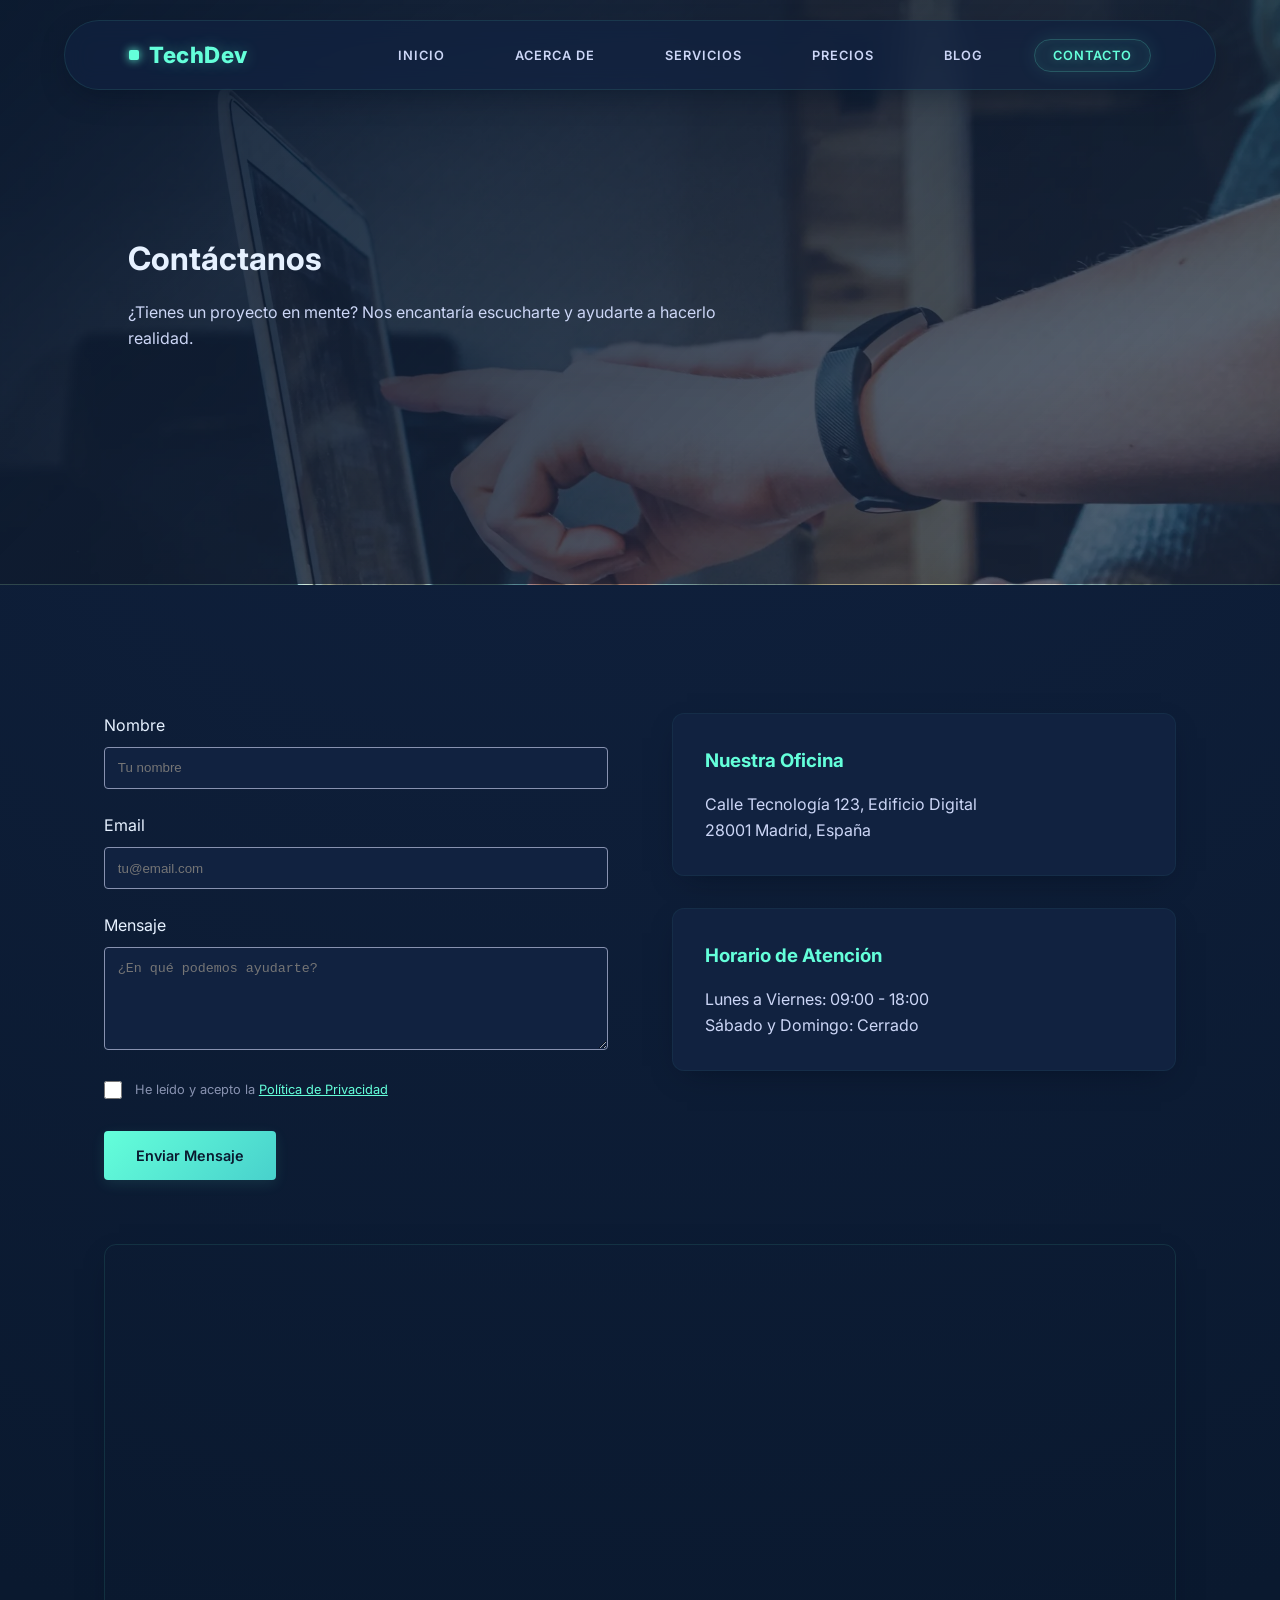
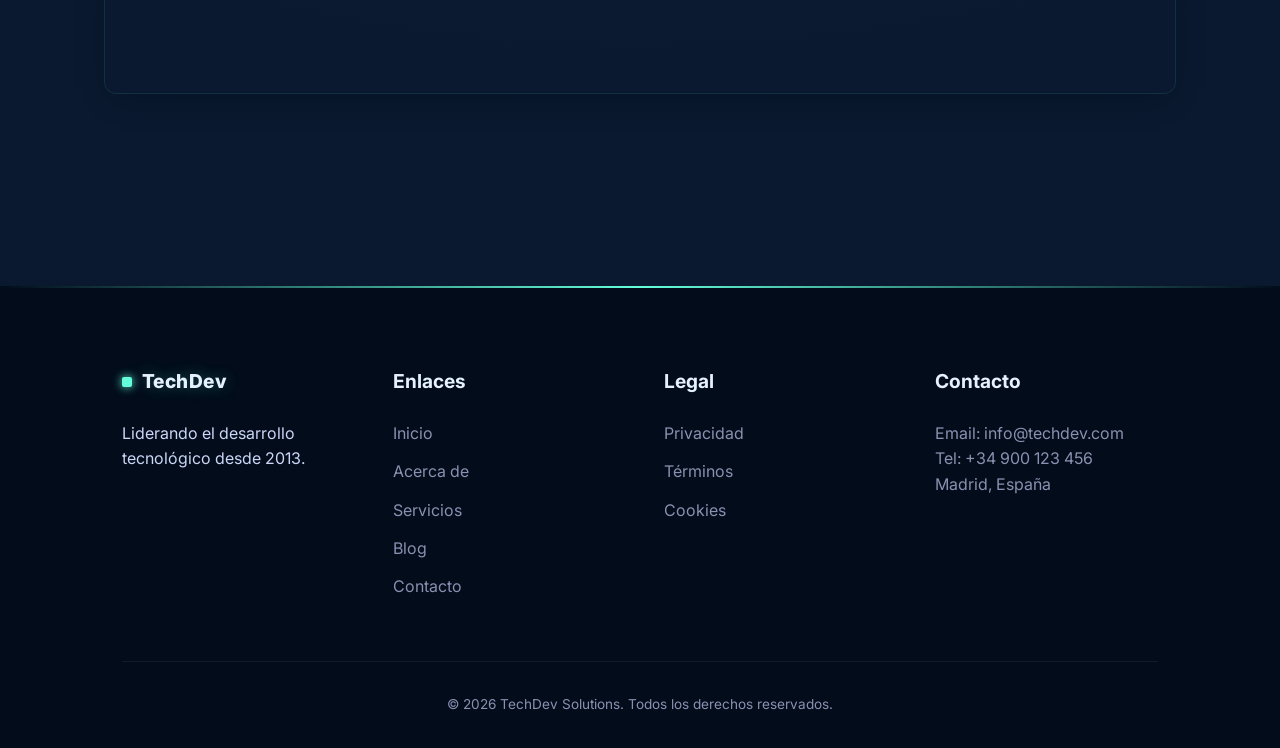
<file: contact.html>
<!DOCTYPE html>
<!-- contact.html - Formulario de contacto y datos de la empresa TechDev Solutions -->
<html lang="es">
<head>
    <meta charset="UTF-8">
    <meta name="viewport" content="width=device-width, initial-scale=1.0">
    <meta name="description" content="Contacta con TechDev Solutions para hablar sobre tu proyecto tecnológico. Estamos en Madrid y disponibles de lunes a viernes.">
    <!-- Meta propiedades Open Graph para redes sociales -->
    <meta property="og:title" content="Contacto | TechDev Solutions">
    <meta property="og:description" content="Contacta con TechDev Solutions para hablar sobre tu proyecto tecnológico. Estamos en Madrid y disponibles de lunes a viernes.">
    <meta property="og:type" content="website">
    <meta property="og:locale" content="es_ES">
    <title>Contacto | TechDev Solutions</title>
    <link rel="stylesheet" href="css/index.css">
    <link rel="icon" href="assets/icons/favicon.svg" type="image/svg+xml">
    <link rel="preconnect" href="https://fonts.googleapis.com">
    <link rel="preconnect" href="https://fonts.gstatic.com" crossorigin>
    <link href="https://fonts.googleapis.com/css2?family=Inter:wght@400;500;700&display=swap" rel="stylesheet">
</head>
<body>

    <!-- Barra de navegación principal -->
    <nav>
        <a href="index.html" class="logo" title="Ir a la página de inicio de TechDev">TechDev</a>
        <ul class="nav-links">
            <li><a href="index.html" title="Inicio">Inicio</a></li>
            <li><a href="about.html" title="Acerca de nosotros">Acerca de</a></li>
            <li><a href="services.html" title="Ver nuestros servicios">Servicios</a></li>
            <li><a href="services.html#pricing" title="Ver planes y precios">Precios</a></li>
            <li><a href="blog.html" title="Blog tecnológico">Blog</a></li>
            <li><a href="contact.html" title="Contactar con TechDev">Contacto</a></li>
        </ul>
        <button class="menu-toggle" title="Abrir menú de navegación" aria-label="Abrir menú de navegación" aria-expanded="false">☰</button>
    </nav>

    <!-- Banner de la página -->
    <header class="page-banner banner-contact">
        <h1 class="text-white mb-one">Contáctanos</h1>
        <p class="max-w-six-hundred">¿Tienes un proyecto en mente? Nos encantaría escucharte y ayudarte a hacerlo realidad.</p>
    </header>

    <main class="container">

        <!-- Sección principal de contacto -->
        <section class="section">
            <div class="contact-grid">

                <!-- Columna izquierda: formulario de contacto -->
                <div>
                    <form id="contact-form" action="#" method="POST">

                        <!-- Campo: nombre -->
                        <div class="form-field">
                            <label for="name">Nombre</label>
                            <input type="text" id="name" name="name" required placeholder="Tu nombre">
                        </div>

                        <!-- Campo: email -->
                        <div class="form-field">
                            <label for="email">Email</label>
                            <input type="email" id="email" name="email" required placeholder="tu@email.com">
                        </div>

                        <!-- Campo: mensaje -->
                        <div class="form-field">
                            <label for="message">Mensaje</label>
                            <textarea id="message" name="message" rows="5" required placeholder="¿En qué podemos ayudarte?"></textarea>
                        </div>

                        <!-- Campo: aceptar política de privacidad -->
                        <div class="privacy-field">
                            <input type="checkbox" id="privacy" name="privacy" required>
                            <label for="privacy" class="font-sm text-dim">He leído y acepto la <a href="privacy.html" class="text-accent" title="Ver la política de privacidad">Política de Privacidad</a></label>
                        </div>

                        <button type="submit" class="btn btn-primary" title="Enviar mensaje de contacto">Enviar Mensaje</button>
                    </form>
                </div>

                <!-- Columna derecha: información de contacto -->
                <div>
                    <div class="card p-two mb-two">
                        <h3 class="text-accent mb-one">Nuestra Oficina</h3>
                        <p>Calle Tecnología 123, Edificio Digital</p>
                        <p>28001 Madrid, España</p>
                    </div>

                    <div class="card p-two">
                        <h3 class="text-accent mb-one">Horario de Atención</h3>
                        <p>Lunes a Viernes: 09:00 - 18:00</p>
                        <p>Sábado y Domingo: Cerrado</p>
                    </div>
                </div>

            </div>

            <!-- Mapa de ubicación -->
            <div class="map-container">
                <iframe
                    src="https://www.google.com/maps/embed?pb=!1m18!1m12!1m3!1d12149.33471415615!2d-3.710371512841797!3d40.42021110000001!2m3!1f0!2f0!3f0!3m2!1i1024!2i768!4f13.1!3m3!1m2!1s0xd4228873003a23f%3A0x4a11ed7a1675749!2sPuerta%20del%20Sol!5e0!3m2!1ses!2ses!4v1711900000000!5m2!1ses!2ses"
                    allowfullscreen=""
                    loading="lazy"
                    referrerpolicy="no-referrer-when-downgrade"
                    title="Mapa de ubicación de TechDev Solutions en Madrid">
                </iframe>
            </div>
        </section>

    </main>

    <!-- Pie de página -->
    <footer>
        <div class="container">
            <div class="footer-content">

                <!-- Columna: logo y descripción -->
                <div class="footer-section">
                    <h3 class="logo">TechDev</h3>
                    <p>Liderando el desarrollo tecnológico desde 2013.</p>
                </div>

                <!-- Columna: enlaces de navegación -->
                <div class="footer-section">
                    <h3>Enlaces</h3>
                    <ul>
                        <li><a href="index.html" title="Ir a inicio">Inicio</a></li>
                        <li><a href="about.html" title="Conocer el equipo">Acerca de</a></li>
                        <li><a href="services.html" title="Ver servicios">Servicios</a></li>
                        <li><a href="blog.html" title="Leer el blog">Blog</a></li>
                        <li><a href="contact.html" title="Contactar">Contacto</a></li>
                    </ul>
                </div>

                <!-- Columna: legal -->
                <div class="footer-section">
                    <h3>Legal</h3>
                    <ul>
                        <li><a href="privacy.html" title="Política de privacidad">Privacidad</a></li>
                        <li><a href="privacy.html#terminos" title="Términos de servicio">Términos</a></li>
                        <li><a href="privacy.html#cookies" title="Política de cookies">Cookies</a></li>
                    </ul>
                </div>

                <!-- Columna: información de contacto -->
                <div class="footer-section">
                    <h3>Contacto</h3>
                    <p class="text-dim">Email: info@techdev.com</p>
                    <p class="text-dim">Tel: +34 900 123 456</p>
                    <p class="text-dim">Madrid, España</p>
                </div>

            </div>
            <div class="footer-bottom">
                <p>&copy; 2026 TechDev Solutions. Todos los derechos reservados.</p>
            </div>
        </div>
    </footer>

    <script src="js/index.js" defer></script>
</body>
</html>
</file>
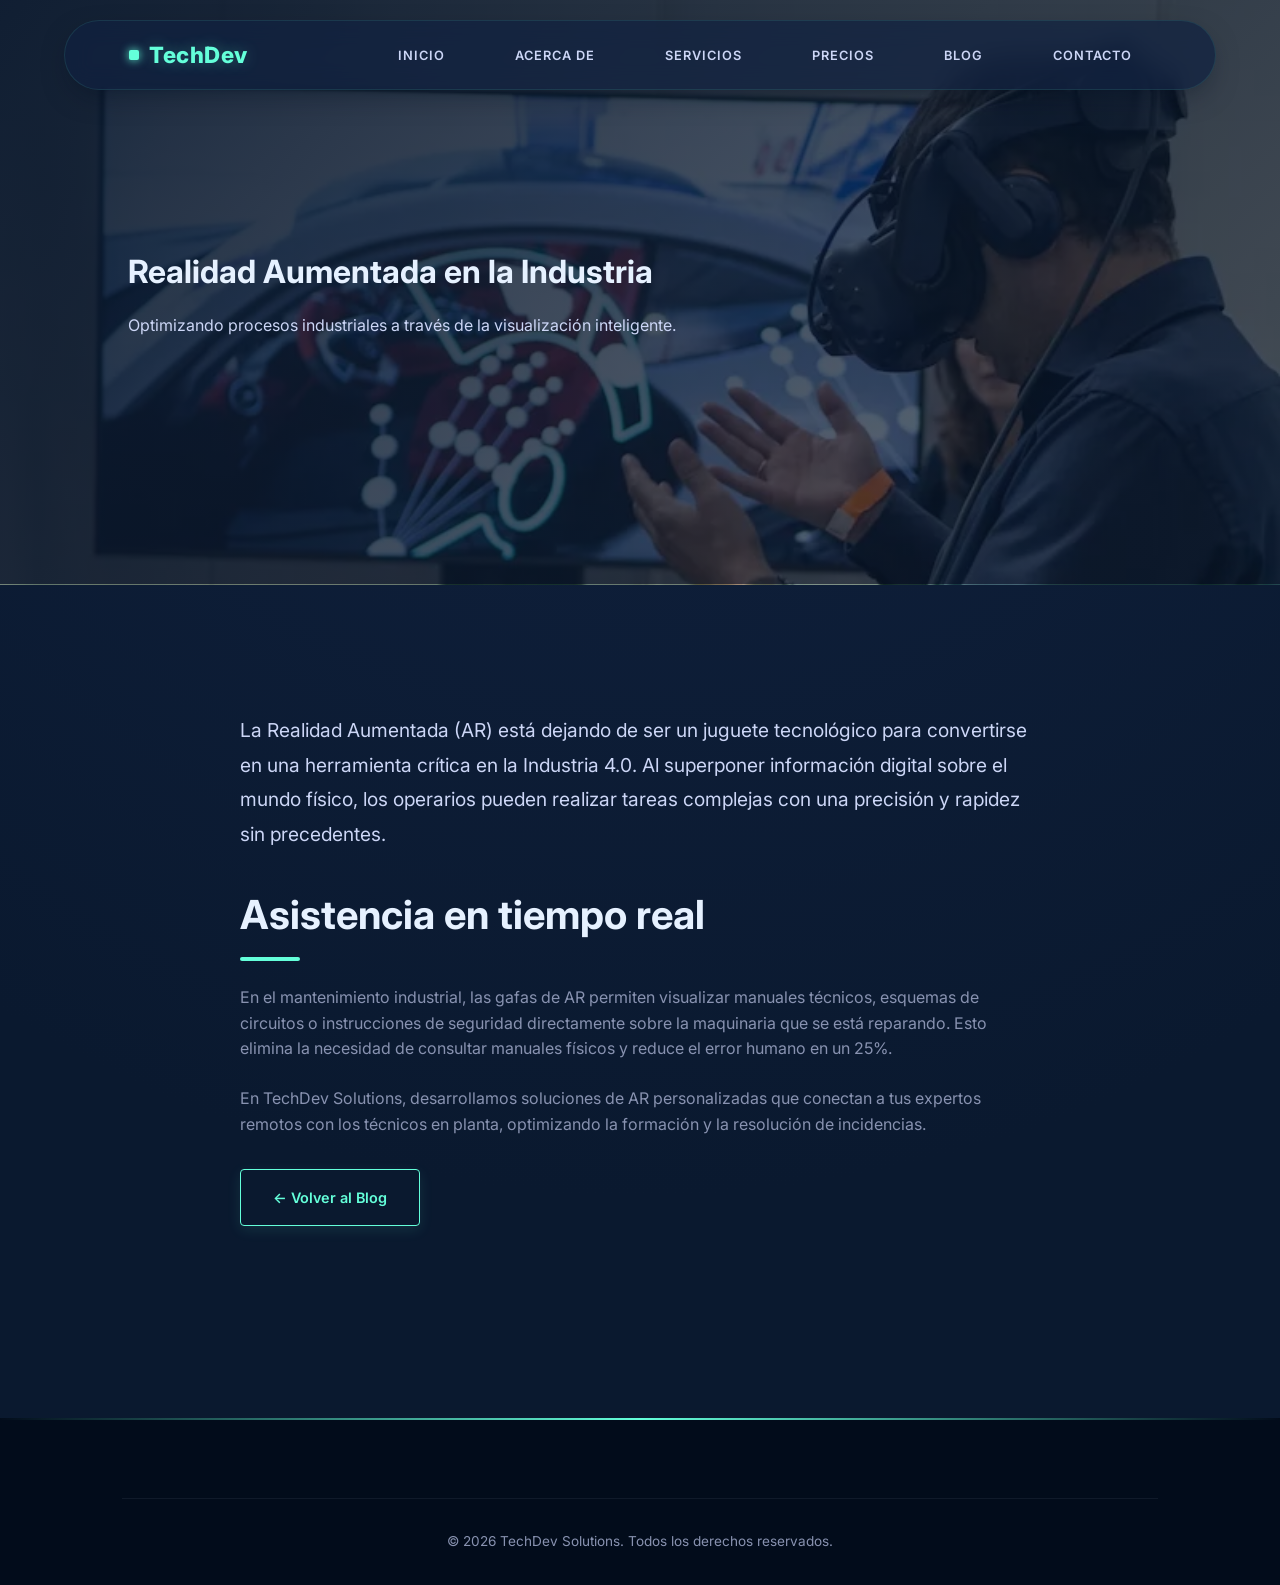
<file: post-ar.html>
<!DOCTYPE html>
<!-- post-ar.html - Artículo del blog sobre Realidad Aumentada en la Industria 4.0 -->
<html lang="es">
<head>
    <meta charset="UTF-8">
    <meta name="viewport" content="width=device-width, initial-scale=1.0">
    <meta name="description" content="Realidad Aumentada en la Industria 4.0: optimización del mantenimiento industrial y formación con AR. Reducción del error humano en un 25%.">
    <!-- Meta propiedades Open Graph para redes sociales -->
    <meta property="og:title" content="Realidad Aumentada e Industria 4.0 | TechDev Blog">
    <meta property="og:description" content="Optimización del mantenimiento industrial y formación con AR. Reducción del error humano en un 25%.">
    <meta property="og:type" content="article">
    <meta property="og:locale" content="es_ES">
    <title>Realidad Aumentada e Industria 4.0 | TechDev Blog</title>
    <link rel="stylesheet" href="css/index.css">
    <link rel="icon" href="assets/icons/favicon.svg" type="image/svg+xml">
    <link rel="preconnect" href="https://fonts.googleapis.com">
    <link rel="preconnect" href="https://fonts.gstatic.com" crossorigin>
    <link href="https://fonts.googleapis.com/css2?family=Inter:wght@400;500;700&display=swap" rel="stylesheet">
</head>
<body>

    <!-- Barra de navegación principal -->
    <nav>
        <a href="index.html" class="logo" title="Ir a la página de inicio de TechDev">TechDev</a>
        <ul class="nav-links">
            <li><a href="index.html" title="Inicio">Inicio</a></li>
            <li><a href="about.html" title="Acerca de nosotros">Acerca de</a></li>
            <li><a href="services.html" title="Ver nuestros servicios">Servicios</a></li>
            <li><a href="services.html#pricing" title="Ver planes y precios">Precios</a></li>
            <li><a href="blog.html" title="Blog tecnológico">Blog</a></li>
            <li><a href="contact.html" title="Contactar con TechDev">Contacto</a></li>
        </ul>
        <button class="menu-toggle" title="Abrir menú de navegación" aria-label="Abrir menú de navegación" aria-expanded="false">☰</button>
    </nav>

    <!-- Banner del artículo -->
    <header class="page-banner banner-ar">
        <h1 class="text-white mb-one">Realidad Aumentada en la Industria</h1>
        <p>Optimizando procesos industriales a través de la visualización inteligente.</p>
    </header>

    <main class="container">

        <!-- Contenido del artículo -->
        <article class="section post-content-body">
            <p class="post-intro-text">
                La Realidad Aumentada (AR) está dejando de ser un juguete tecnológico para convertirse en una herramienta crítica en la Industria 4.0. Al superponer información digital sobre el mundo físico, los operarios pueden realizar tareas complejas con una precisión y rapidez sin precedentes.
            </p>

            <h2 class="text-white mb-one-five">Asistencia en tiempo real</h2>
            <p class="text-dim mb-one-five">
                En el mantenimiento industrial, las gafas de AR permiten visualizar manuales técnicos, esquemas de circuitos o instrucciones de seguridad directamente sobre la maquinaria que se está reparando. Esto elimina la necesidad de consultar manuales físicos y reduce el error humano en un 25%.
            </p>
            <p class="text-dim mb-two">
                En TechDev Solutions, desarrollamos soluciones de AR personalizadas que conectan a tus expertos remotos con los técnicos en planta, optimizando la formación y la resolución de incidencias.
            </p>
            <a href="blog.html" class="btn" title="Volver a la lista de artículos del blog">← Volver al Blog</a>
        </article>

    </main>

    <!-- Pie de página -->
    <footer>
        <div class="container">
            <div class="footer-bottom">
                <p>&copy; 2026 TechDev Solutions. Todos los derechos reservados.</p>
            </div>
        </div>
    </footer>

    <script src="js/index.js" defer></script>
</body>
</html>
</file>
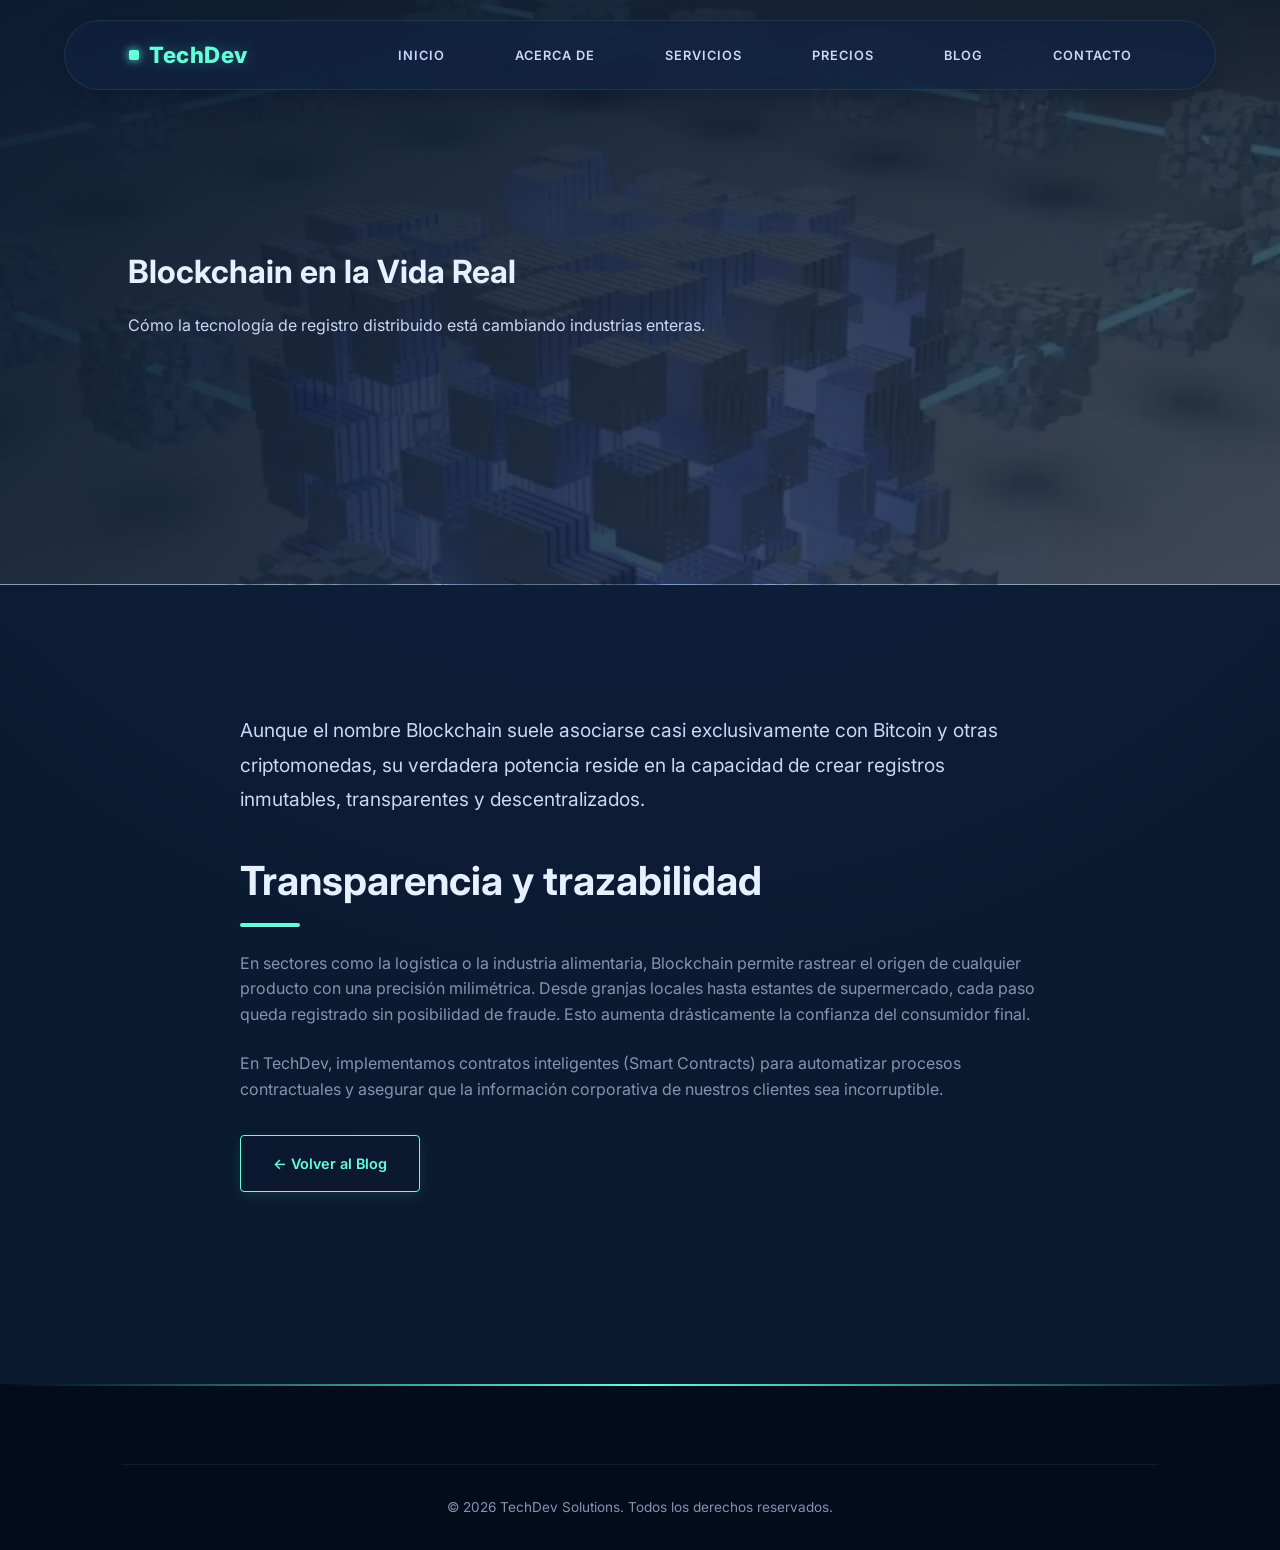
<file: post-blockchain.html>
<!DOCTYPE html>
<!-- post-blockchain.html - Artículo del blog sobre blockchain en la industria real -->
<html lang="es">
<head>
    <meta charset="UTF-8">
    <meta name="viewport" content="width=device-width, initial-scale=1.0">
    <meta name="description" content="Blockchain más allá de las criptomonedas: trazabilidad, logística alimentaria y contratos inteligentes en la industria.">
    <!-- Meta propiedades Open Graph para redes sociales -->
    <meta property="og:title" content="Blockchain Más Allá de Crypto | TechDev Blog">
    <meta property="og:description" content="Trazabilidad, logística alimentaria y contratos inteligentes con tecnología blockchain.">
    <meta property="og:type" content="article">
    <meta property="og:locale" content="es_ES">
    <title>Blockchain Más Allá de Crypto | TechDev Blog</title>
    <link rel="stylesheet" href="css/index.css">
    <link rel="icon" href="assets/icons/favicon.svg" type="image/svg+xml">
    <link rel="preconnect" href="https://fonts.googleapis.com">
    <link rel="preconnect" href="https://fonts.gstatic.com" crossorigin>
    <link href="https://fonts.googleapis.com/css2?family=Inter:wght@400;500;700&display=swap" rel="stylesheet">
</head>
<body>

    <!-- Barra de navegación principal -->
    <nav>
        <a href="index.html" class="logo" title="Ir a la página de inicio de TechDev">TechDev</a>
        <ul class="nav-links">
            <li><a href="index.html" title="Inicio">Inicio</a></li>
            <li><a href="about.html" title="Acerca de nosotros">Acerca de</a></li>
            <li><a href="services.html" title="Ver nuestros servicios">Servicios</a></li>
            <li><a href="services.html#pricing" title="Ver planes y precios">Precios</a></li>
            <li><a href="blog.html" title="Blog tecnológico">Blog</a></li>
            <li><a href="contact.html" title="Contactar con TechDev">Contacto</a></li>
        </ul>
        <button class="menu-toggle" title="Abrir menú de navegación" aria-label="Abrir menú de navegación" aria-expanded="false">☰</button>
    </nav>

    <!-- Banner del artículo -->
    <header class="page-banner banner-blockchain">
        <h1 class="text-white mb-one">Blockchain en la Vida Real</h1>
        <p>Cómo la tecnología de registro distribuido está cambiando industrias enteras.</p>
    </header>

    <main class="container">

        <!-- Contenido del artículo -->
        <article class="section post-content-body">
            <p class="post-intro-text">
                Aunque el nombre Blockchain suele asociarse casi exclusivamente con Bitcoin y otras criptomonedas, su verdadera potencia reside en la capacidad de crear registros inmutables, transparentes y descentralizados.
            </p>

            <h2 class="text-white mb-one-five">Transparencia y trazabilidad</h2>
            <p class="text-dim mb-one-five">
                En sectores como la logística o la industria alimentaria, Blockchain permite rastrear el origen de cualquier producto con una precisión milimétrica. Desde granjas locales hasta estantes de supermercado, cada paso queda registrado sin posibilidad de fraude. Esto aumenta drásticamente la confianza del consumidor final.
            </p>
            <p class="text-dim mb-two">
                En TechDev, implementamos contratos inteligentes (Smart Contracts) para automatizar procesos contractuales y asegurar que la información corporativa de nuestros clientes sea incorruptible.
            </p>
            <a href="blog.html" class="btn" title="Volver a la lista de artículos del blog">← Volver al Blog</a>
        </article>

    </main>

    <!-- Pie de página -->
    <footer>
        <div class="container">
            <div class="footer-bottom">
                <p>&copy; 2026 TechDev Solutions. Todos los derechos reservados.</p>
            </div>
        </div>
    </footer>

    <script src="js/index.js" defer></script>
</body>
</html>
</file>
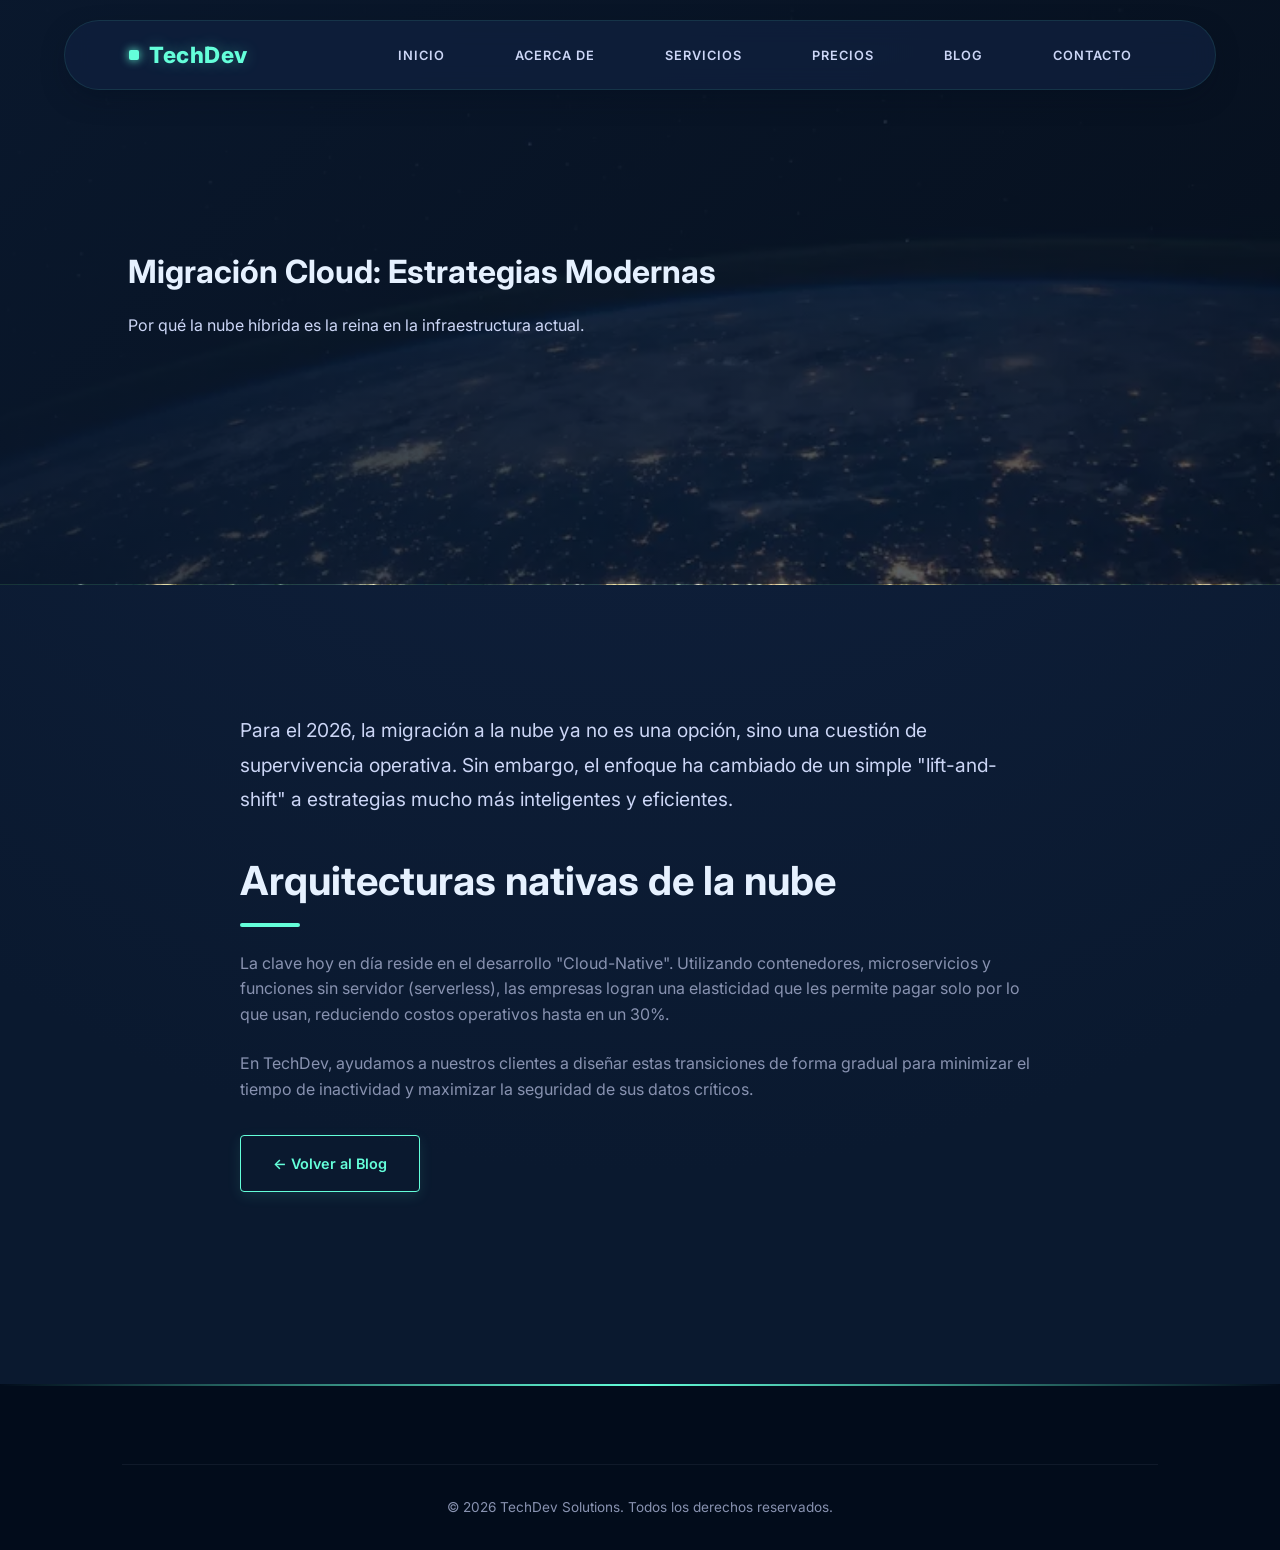
<file: post-cloud.html>
<!DOCTYPE html>
<!-- post-cloud.html - Artículo del blog sobre estrategias de migración a la nube -->
<html lang="es">
<head>
    <meta charset="UTF-8">
    <meta name="viewport" content="width=device-width, initial-scale=1.0">
    <meta name="description" content="Estrategias de migración a la nube para 2026. Arquitecturas cloud-native, microservicios y reducción de costos operativos.">
    <!-- Meta propiedades Open Graph para redes sociales -->
    <meta property="og:title" content="Migración a la Nube 2026 | TechDev Blog">
    <meta property="og:description" content="Estrategias cloud-native, microservicios y reducción de costos en la migración a la nube.">
    <meta property="og:type" content="article">
    <meta property="og:locale" content="es_ES">
    <title>Migración a la Nube 2026 | TechDev Blog</title>
    <link rel="stylesheet" href="css/index.css">
    <link rel="icon" href="assets/icons/favicon.svg" type="image/svg+xml">
    <link rel="preconnect" href="https://fonts.googleapis.com">
    <link rel="preconnect" href="https://fonts.gstatic.com" crossorigin>
    <link href="https://fonts.googleapis.com/css2?family=Inter:wght@400;500;700&display=swap" rel="stylesheet">
</head>
<body>

    <!-- Barra de navegación principal -->
    <nav>
        <a href="index.html" class="logo" title="Ir a la página de inicio de TechDev">TechDev</a>
        <ul class="nav-links">
            <li><a href="index.html" title="Inicio">Inicio</a></li>
            <li><a href="about.html" title="Acerca de nosotros">Acerca de</a></li>
            <li><a href="services.html" title="Ver nuestros servicios">Servicios</a></li>
            <li><a href="services.html#pricing" title="Ver planes y precios">Precios</a></li>
            <li><a href="blog.html" title="Blog tecnológico">Blog</a></li>
            <li><a href="contact.html" title="Contactar con TechDev">Contacto</a></li>
        </ul>
        <button class="menu-toggle" title="Abrir menú de navegación" aria-label="Abrir menú de navegación" aria-expanded="false">☰</button>
    </nav>

    <!-- Banner del artículo -->
    <header class="page-banner banner-cloud">
        <h1 class="text-white mb-one">Migración Cloud: Estrategias Modernas</h1>
        <p class="text-main">Por qué la nube híbrida es la reina en la infraestructura actual.</p>
    </header>

    <main class="container">

        <!-- Contenido del artículo -->
        <article class="section post-content-body">
            <p class="post-intro-text">
                Para el 2026, la migración a la nube ya no es una opción, sino una cuestión de supervivencia operativa. Sin embargo, el enfoque ha cambiado de un simple "lift-and-shift" a estrategias mucho más inteligentes y eficientes.
            </p>

            <h2 class="text-white mb-one-five">Arquitecturas nativas de la nube</h2>
            <p class="text-dim mb-one-five">
                La clave hoy en día reside en el desarrollo "Cloud-Native". Utilizando contenedores, microservicios y funciones sin servidor (serverless), las empresas logran una elasticidad que les permite pagar solo por lo que usan, reduciendo costos operativos hasta en un 30%.
            </p>
            <p class="text-dim mb-two">
                En TechDev, ayudamos a nuestros clientes a diseñar estas transiciones de forma gradual para minimizar el tiempo de inactividad y maximizar la seguridad de sus datos críticos.
            </p>
            <a href="blog.html" class="btn" title="Volver a la lista de artículos del blog">← Volver al Blog</a>
        </article>

    </main>

    <!-- Pie de página -->
    <footer>
        <div class="container">
            <div class="footer-bottom">
                <p>&copy; 2026 TechDev Solutions. Todos los derechos reservados.</p>
            </div>
        </div>
    </footer>

    <script src="js/index.js" defer></script>
</body>
</html>
</file>
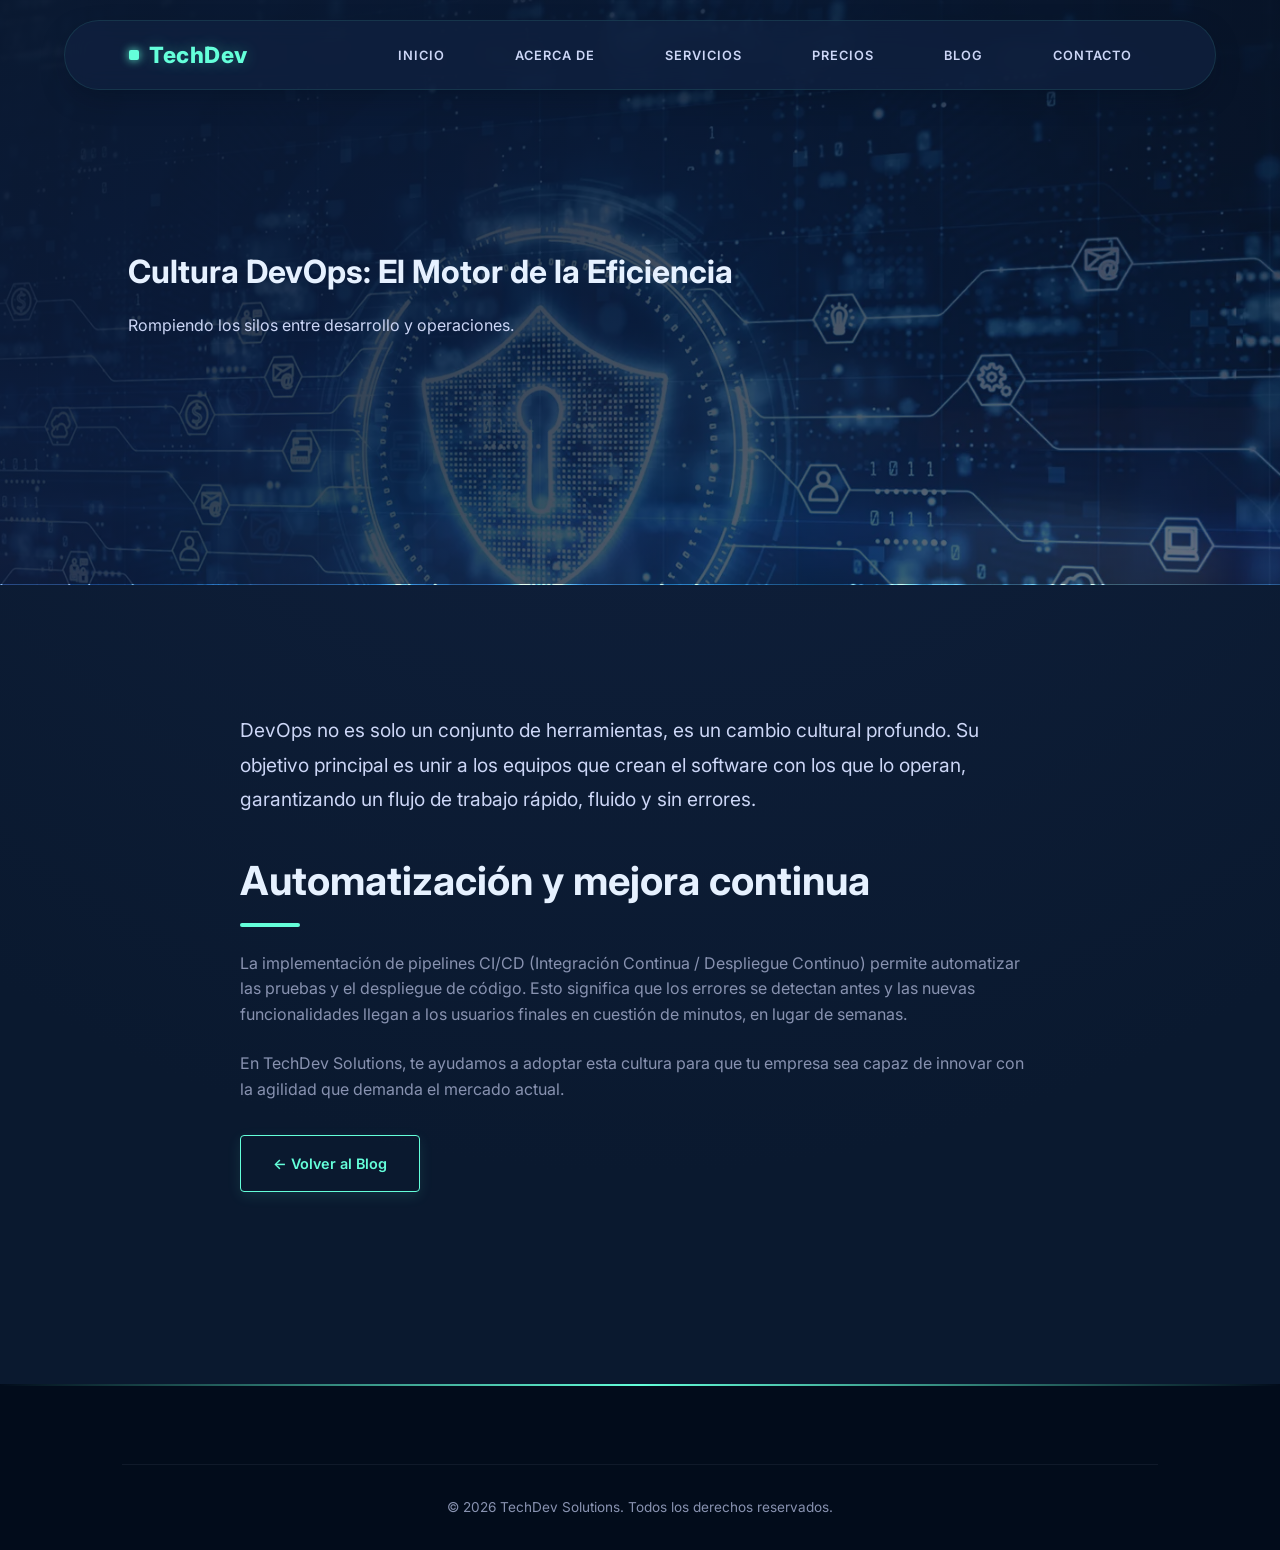
<file: post-devops.html>
<!DOCTYPE html>
<!-- post-devops.html - Artículo del blog sobre cultura DevOps y entrega continua -->
<html lang="es">
<head>
    <meta charset="UTF-8">
    <meta name="viewport" content="width=device-width, initial-scale=1.0">
    <meta name="description" content="Cultura DevOps y entrega continua: cómo los pipelines CI/CD aceleran el time-to-market y mejoran la calidad del software.">
    <!-- Meta propiedades Open Graph para redes sociales -->
    <meta property="og:title" content="Cultura DevOps | TechDev Blog">
    <meta property="og:description" content="Cómo los pipelines CI/CD aceleran el time-to-market y mejoran la calidad del software.">
    <meta property="og:type" content="article">
    <meta property="og:locale" content="es_ES">
    <title>Cultura DevOps | TechDev Blog</title>
    <link rel="stylesheet" href="css/index.css">
    <link rel="icon" href="assets/icons/favicon.svg" type="image/svg+xml">
    <link rel="preconnect" href="https://fonts.googleapis.com">
    <link rel="preconnect" href="https://fonts.gstatic.com" crossorigin>
    <link href="https://fonts.googleapis.com/css2?family=Inter:wght@400;500;700&display=swap" rel="stylesheet">
</head>
<body>

    <!-- Barra de navegación principal -->
    <nav>
        <a href="index.html" class="logo" title="Ir a la página de inicio de TechDev">TechDev</a>
        <ul class="nav-links">
            <li><a href="index.html" title="Inicio">Inicio</a></li>
            <li><a href="about.html" title="Acerca de nosotros">Acerca de</a></li>
            <li><a href="services.html" title="Ver nuestros servicios">Servicios</a></li>
            <li><a href="services.html#pricing" title="Ver planes y precios">Precios</a></li>
            <li><a href="blog.html" title="Blog tecnológico">Blog</a></li>
            <li><a href="contact.html" title="Contactar con TechDev">Contacto</a></li>
        </ul>
        <button class="menu-toggle" title="Abrir menú de navegación" aria-label="Abrir menú de navegación" aria-expanded="false">☰</button>
    </nav>

    <!-- Banner del artículo -->
    <header class="page-banner banner-devops">
        <h1 class="text-white mb-one">Cultura DevOps: El Motor de la Eficiencia</h1>
        <p>Rompiendo los silos entre desarrollo y operaciones.</p>
    </header>

    <main class="container">

        <!-- Contenido del artículo -->
        <article class="section post-content-body">
            <p class="post-intro-text">
                DevOps no es solo un conjunto de herramientas, es un cambio cultural profundo. Su objetivo principal es unir a los equipos que crean el software con los que lo operan, garantizando un flujo de trabajo rápido, fluido y sin errores.
            </p>

            <h2 class="text-white mb-one-five">Automatización y mejora continua</h2>
            <p class="text-dim mb-one-five">
                La implementación de pipelines CI/CD (Integración Continua / Despliegue Continuo) permite automatizar las pruebas y el despliegue de código. Esto significa que los errores se detectan antes y las nuevas funcionalidades llegan a los usuarios finales en cuestión de minutos, en lugar de semanas.
            </p>
            <p class="text-dim mb-two">
                En TechDev Solutions, te ayudamos a adoptar esta cultura para que tu empresa sea capaz de innovar con la agilidad que demanda el mercado actual.
            </p>
            <a href="blog.html" class="btn" title="Volver a la lista de artículos del blog">← Volver al Blog</a>
        </article>

    </main>

    <!-- Pie de página -->
    <footer>
        <div class="container">
            <div class="footer-bottom">
                <p>&copy; 2026 TechDev Solutions. Todos los derechos reservados.</p>
            </div>
        </div>
    </footer>

    <script src="js/index.js" defer></script>
</body>
</html>
</file>
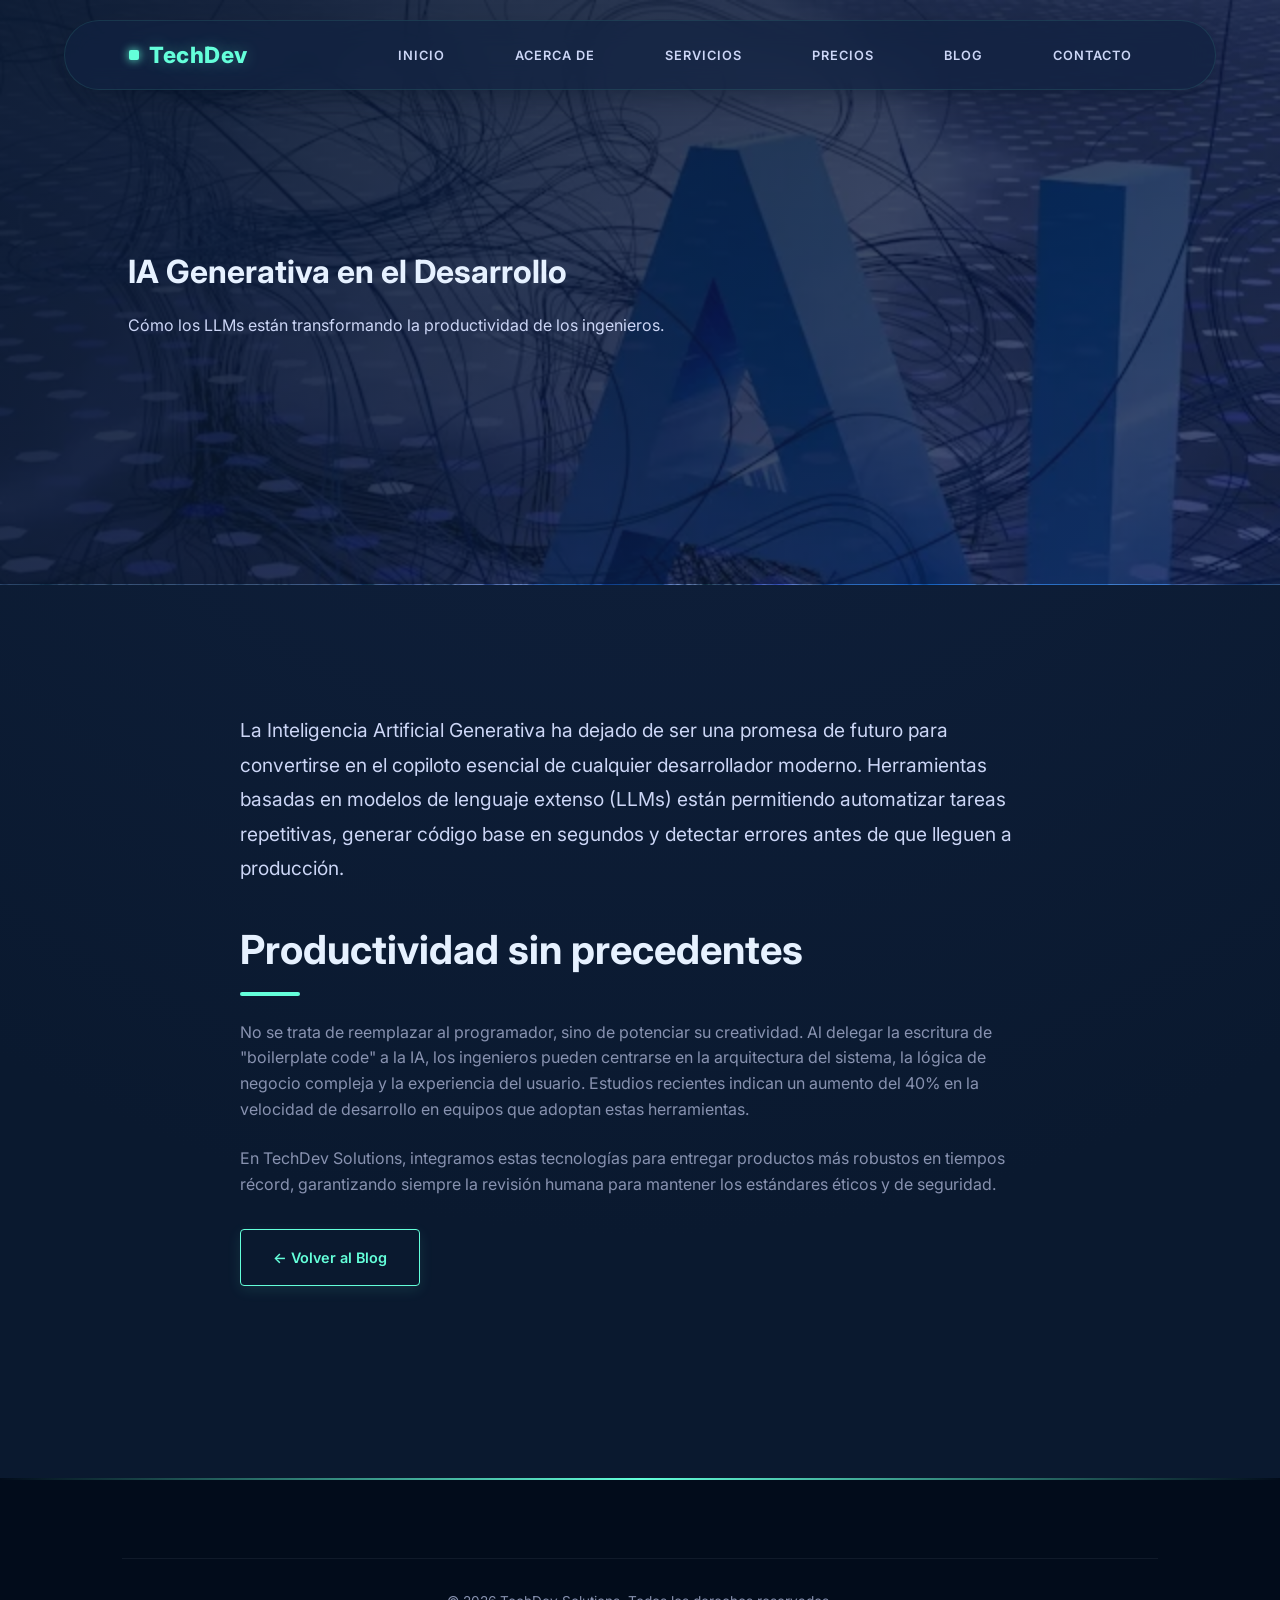
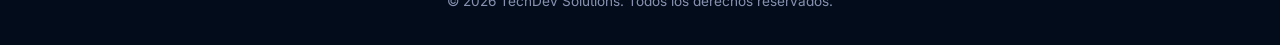
<file: post-ia.html>
<!DOCTYPE html>
<!-- post-ia.html - Artículo del blog sobre IA generativa y desarrollo de software -->
<html lang="es">
<head>
    <meta charset="UTF-8">
    <meta name="viewport" content="width=device-width, initial-scale=1.0">
    <meta name="description" content="El impacto de la IA generativa en el desarrollo de software. Cómo los LLMs transforman la productividad de los ingenieros de software.">
    <!-- Meta propiedades Open Graph para redes sociales -->
    <meta property="og:title" content="Impacto de la IA Generativa | TechDev Blog">
    <meta property="og:description" content="Cómo los LLMs están transformando la productividad de los ingenieros de software.">
    <meta property="og:type" content="article">
    <meta property="og:locale" content="es_ES">
    <title>Impacto de la IA Generativa | TechDev Blog</title>
    <link rel="stylesheet" href="css/index.css">
    <link rel="icon" href="assets/icons/favicon.svg" type="image/svg+xml">
    <link rel="preconnect" href="https://fonts.googleapis.com">
    <link rel="preconnect" href="https://fonts.gstatic.com" crossorigin>
    <link href="https://fonts.googleapis.com/css2?family=Inter:wght@400;500;700&display=swap" rel="stylesheet">
</head>
<body>

    <!-- Barra de navegación principal -->
    <nav>
        <a href="index.html" class="logo" title="Ir a la página de inicio de TechDev">TechDev</a>
        <ul class="nav-links">
            <li><a href="index.html" title="Inicio">Inicio</a></li>
            <li><a href="about.html" title="Acerca de nosotros">Acerca de</a></li>
            <li><a href="services.html" title="Ver nuestros servicios">Servicios</a></li>
            <li><a href="services.html#pricing" title="Ver planes y precios">Precios</a></li>
            <li><a href="blog.html" title="Blog tecnológico">Blog</a></li>
            <li><a href="contact.html" title="Contactar con TechDev">Contacto</a></li>
        </ul>
        <button class="menu-toggle" title="Abrir menú de navegación" aria-label="Abrir menú de navegación" aria-expanded="false">☰</button>
    </nav>

    <!-- Banner del artículo -->
    <header class="page-banner banner-ia">
        <h1 class="text-white mb-one">IA Generativa en el Desarrollo</h1>
        <p class="text-main">Cómo los LLMs están transformando la productividad de los ingenieros.</p>
    </header>

    <main class="container">

        <!-- Contenido del artículo -->
        <article class="section post-content-body">
            <p class="post-intro-text">
                La Inteligencia Artificial Generativa ha dejado de ser una promesa de futuro para convertirse en el copiloto esencial de cualquier desarrollador moderno. Herramientas basadas en modelos de lenguaje extenso (LLMs) están permitiendo automatizar tareas repetitivas, generar código base en segundos y detectar errores antes de que lleguen a producción.
            </p>

            <h2 class="text-white mb-one-five">Productividad sin precedentes</h2>
            <p class="text-dim mb-one-five">
                No se trata de reemplazar al programador, sino de potenciar su creatividad. Al delegar la escritura de "boilerplate code" a la IA, los ingenieros pueden centrarse en la arquitectura del sistema, la lógica de negocio compleja y la experiencia del usuario. Estudios recientes indican un aumento del 40% en la velocidad de desarrollo en equipos que adoptan estas herramientas.
            </p>
            <p class="text-dim mb-two">
                En TechDev Solutions, integramos estas tecnologías para entregar productos más robustos en tiempos récord, garantizando siempre la revisión humana para mantener los estándares éticos y de seguridad.
            </p>
            <a href="blog.html" class="btn" title="Volver a la lista de artículos del blog">← Volver al Blog</a>
        </article>

    </main>

    <!-- Pie de página -->
    <footer>
        <div class="container">
            <div class="footer-bottom">
                <p>&copy; 2026 TechDev Solutions. Todos los derechos reservados.</p>
            </div>
        </div>
    </footer>

    <script src="js/index.js" defer></script>
</body>
</html>
</file>
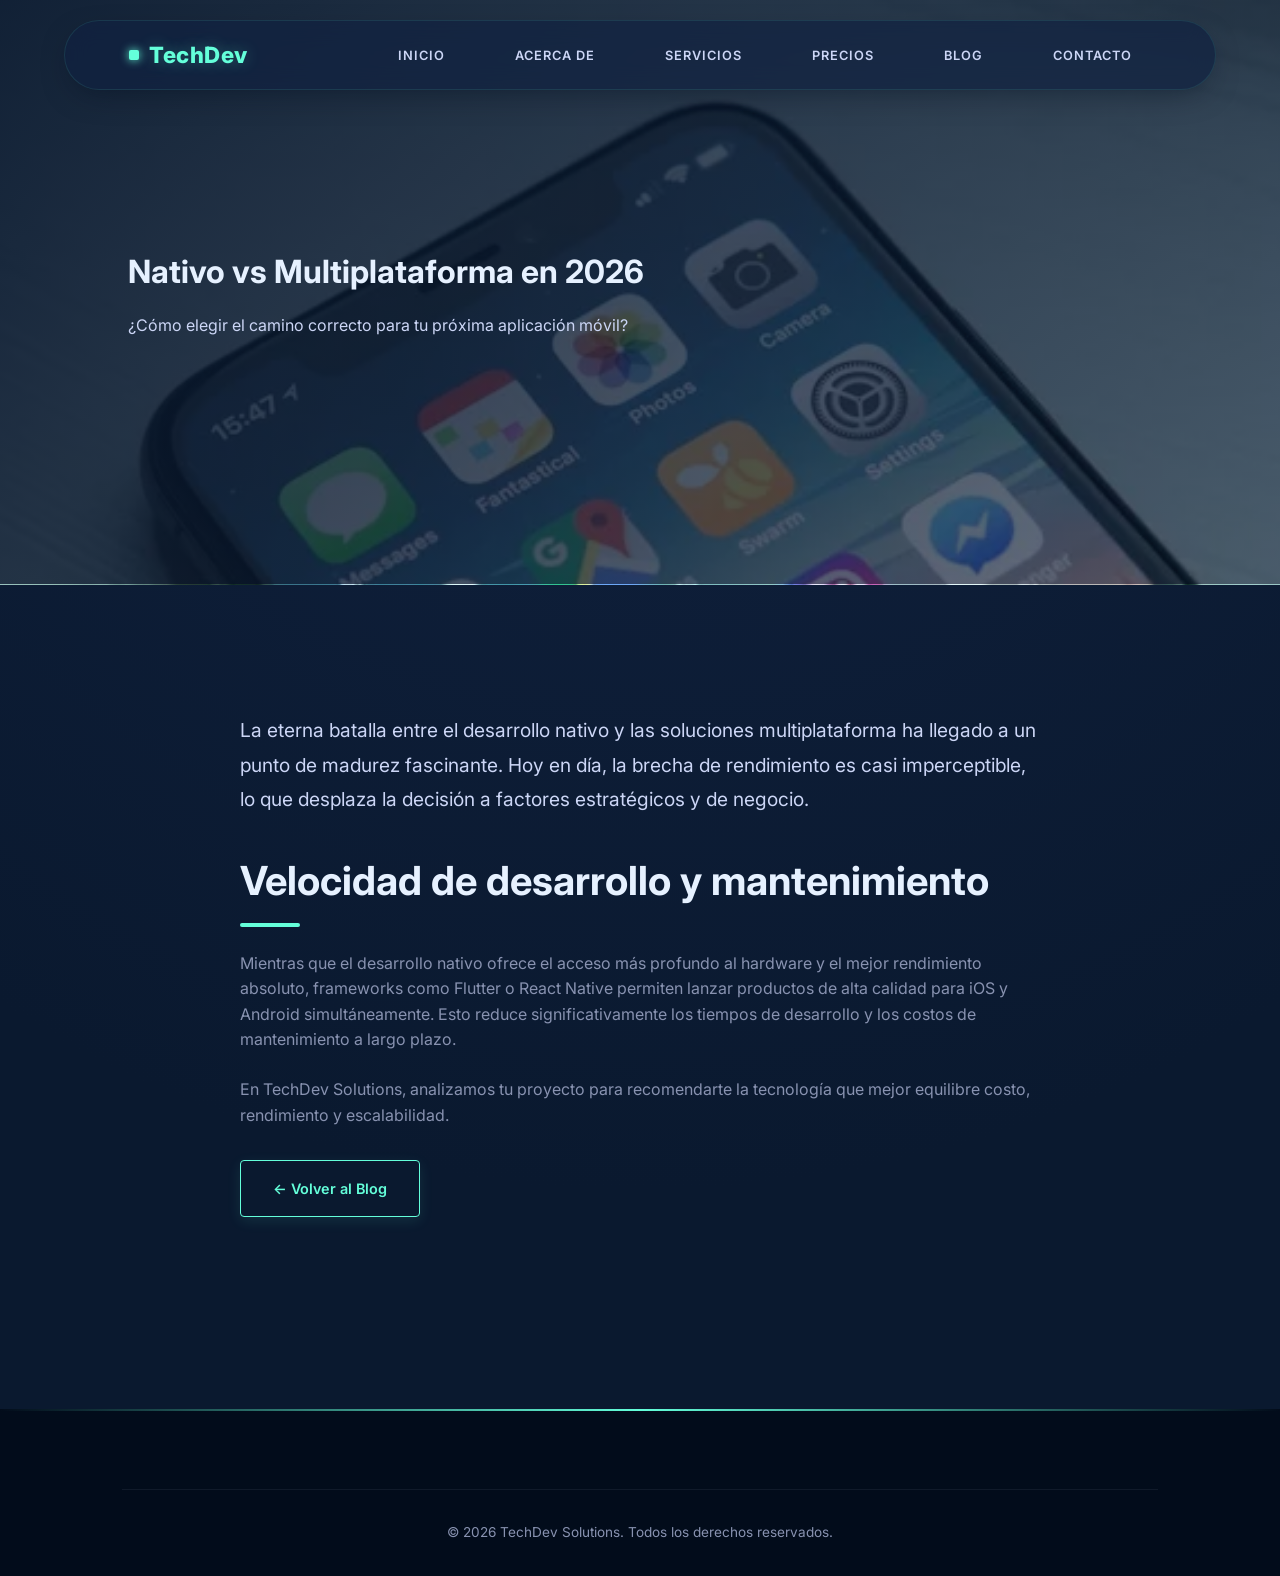
<file: post-mobile.html>
<!DOCTYPE html>
<!-- post-mobile.html - Artículo del blog sobre desarrollo móvil nativo vs multiplataforma -->
<html lang="es">
<head>
    <meta charset="UTF-8">
    <meta name="viewport" content="width=device-width, initial-scale=1.0">
    <meta name="description" content="Desarrollo móvil en 2026: nativo vs multiplataforma. Comparativa entre Flutter, React Native y desarrollo nativo iOS/Android.">
    <!-- Meta propiedades Open Graph para redes sociales -->
    <meta property="og:title" content="Futuro del Desarrollo Móvil | TechDev Blog">
    <meta property="og:description" content="Comparativa entre Flutter, React Native y desarrollo nativo iOS/Android en 2026.">
    <meta property="og:type" content="article">
    <meta property="og:locale" content="es_ES">
    <title>Futuro del Desarrollo Móvil | TechDev Blog</title>
    <link rel="stylesheet" href="css/index.css">
    <link rel="icon" href="assets/icons/favicon.svg" type="image/svg+xml">
    <link rel="preconnect" href="https://fonts.googleapis.com">
    <link rel="preconnect" href="https://fonts.gstatic.com" crossorigin>
    <link href="https://fonts.googleapis.com/css2?family=Inter:wght@400;500;700&display=swap" rel="stylesheet">
</head>
<body>

    <!-- Barra de navegación principal -->
    <nav>
        <a href="index.html" class="logo" title="Ir a la página de inicio de TechDev">TechDev</a>
        <ul class="nav-links">
            <li><a href="index.html" title="Inicio">Inicio</a></li>
            <li><a href="about.html" title="Acerca de nosotros">Acerca de</a></li>
            <li><a href="services.html" title="Ver nuestros servicios">Servicios</a></li>
            <li><a href="services.html#pricing" title="Ver planes y precios">Precios</a></li>
            <li><a href="blog.html" title="Blog tecnológico">Blog</a></li>
            <li><a href="contact.html" title="Contactar con TechDev">Contacto</a></li>
        </ul>
        <button class="menu-toggle" title="Abrir menú de navegación" aria-label="Abrir menú de navegación" aria-expanded="false">☰</button>
    </nav>

    <!-- Banner del artículo -->
    <header class="page-banner banner-mobile">
        <h1 class="text-white mb-one">Nativo vs Multiplataforma en 2026</h1>
        <p class="text-main">¿Cómo elegir el camino correcto para tu próxima aplicación móvil?</p>
    </header>

    <main class="container">

        <!-- Contenido del artículo -->
        <article class="section post-content-body">
            <p class="post-intro-text">
                La eterna batalla entre el desarrollo nativo y las soluciones multiplataforma ha llegado a un punto de madurez fascinante. Hoy en día, la brecha de rendimiento es casi imperceptible, lo que desplaza la decisión a factores estratégicos y de negocio.
            </p>

            <h2 class="text-white mb-one-five">Velocidad de desarrollo y mantenimiento</h2>
            <p class="text-dim mb-one-five">
                Mientras que el desarrollo nativo ofrece el acceso más profundo al hardware y el mejor rendimiento absoluto, frameworks como Flutter o React Native permiten lanzar productos de alta calidad para iOS y Android simultáneamente. Esto reduce significativamente los tiempos de desarrollo y los costos de mantenimiento a largo plazo.
            </p>
            <p class="text-dim mb-two">
                En TechDev Solutions, analizamos tu proyecto para recomendarte la tecnología que mejor equilibre costo, rendimiento y escalabilidad.
            </p>
            <a href="blog.html" class="btn" title="Volver a la lista de artículos del blog">← Volver al Blog</a>
        </article>

    </main>

    <!-- Pie de página -->
    <footer>
        <div class="container">
            <div class="footer-bottom">
                <p>&copy; 2026 TechDev Solutions. Todos los derechos reservados.</p>
            </div>
        </div>
    </footer>

    <script src="js/index.js" defer></script>
</body>
</html>
</file>
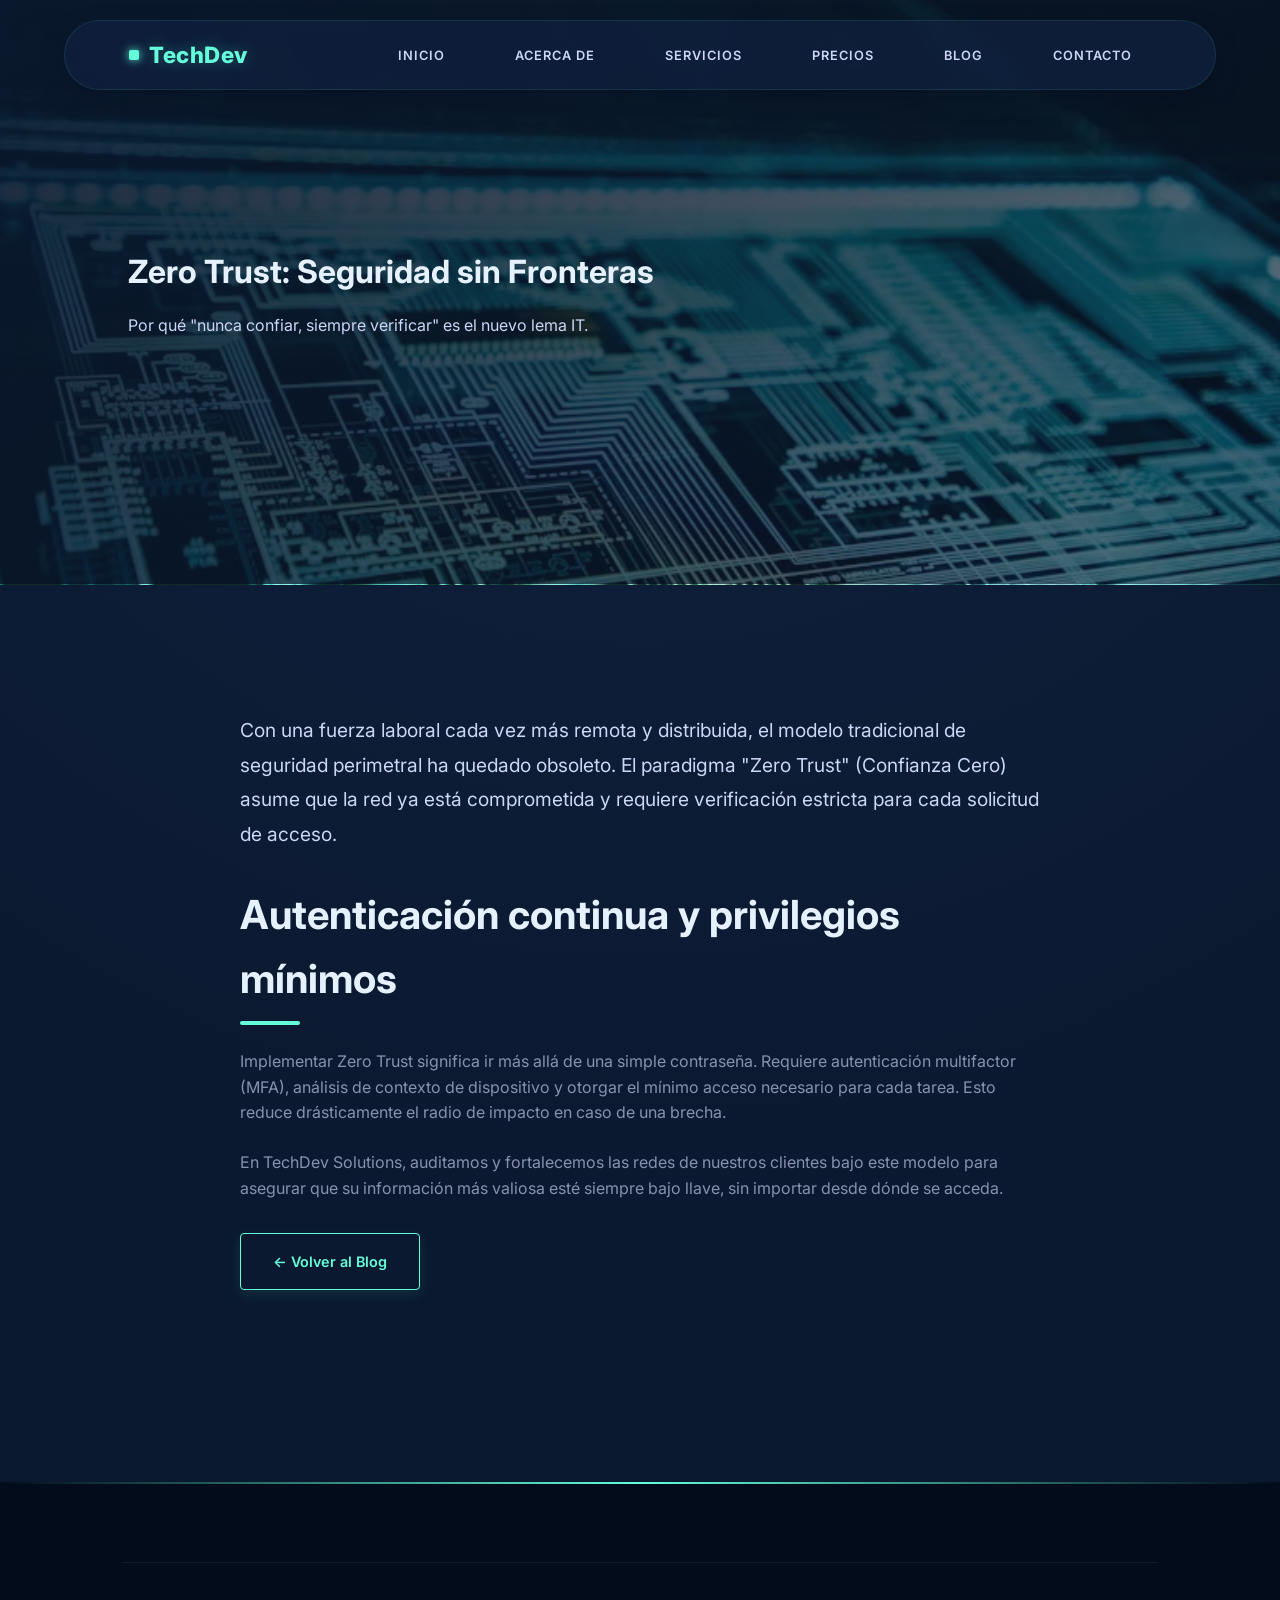
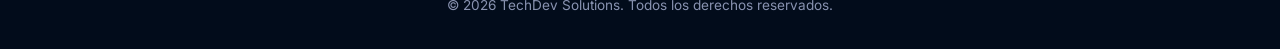
<file: post-security.html>
<!DOCTYPE html>
<!-- post-security.html - Artículo del blog sobre Zero Trust y ciberseguridad corporativa -->
<html lang="es">
<head>
    <meta charset="UTF-8">
    <meta name="viewport" content="width=device-width, initial-scale=1.0">
    <meta name="description" content="Zero Trust Security: el nuevo estándar de ciberseguridad corporativa. Autenticación continua y principio de mínimo privilegio.">
    <!-- Meta propiedades Open Graph para redes sociales -->
    <meta property="og:title" content="Zero Trust Security | TechDev Blog">
    <meta property="og:description" content="Autenticación continua y principio de mínimo privilegio en el nuevo estándar de ciberseguridad.">
    <meta property="og:type" content="article">
    <meta property="og:locale" content="es_ES">
    <title>Zero Trust Security | TechDev Blog</title>
    <link rel="stylesheet" href="css/index.css">
    <link rel="icon" href="assets/icons/favicon.svg" type="image/svg+xml">
    <link rel="preconnect" href="https://fonts.googleapis.com">
    <link rel="preconnect" href="https://fonts.gstatic.com" crossorigin>
    <link href="https://fonts.googleapis.com/css2?family=Inter:wght@400;500;700&display=swap" rel="stylesheet">
</head>
<body>

    <!-- Barra de navegación principal -->
    <nav>
        <a href="index.html" class="logo" title="Ir a la página de inicio de TechDev">TechDev</a>
        <ul class="nav-links">
            <li><a href="index.html" title="Inicio">Inicio</a></li>
            <li><a href="about.html" title="Acerca de nosotros">Acerca de</a></li>
            <li><a href="services.html" title="Ver nuestros servicios">Servicios</a></li>
            <li><a href="services.html#pricing" title="Ver planes y precios">Precios</a></li>
            <li><a href="blog.html" title="Blog tecnológico">Blog</a></li>
            <li><a href="contact.html" title="Contactar con TechDev">Contacto</a></li>
        </ul>
        <button class="menu-toggle" title="Abrir menú de navegación" aria-label="Abrir menú de navegación" aria-expanded="false">☰</button>
    </nav>

    <!-- Banner del artículo -->
    <header class="page-banner banner-security">
        <h1 class="text-white mb-one">Zero Trust: Seguridad sin Fronteras</h1>
        <p class="text-main">Por qué "nunca confiar, siempre verificar" es el nuevo lema IT.</p>
    </header>

    <main class="container">

        <!-- Contenido del artículo -->
        <article class="section post-content-body">
            <p class="post-intro-text">
                Con una fuerza laboral cada vez más remota y distribuida, el modelo tradicional de seguridad perimetral ha quedado obsoleto. El paradigma "Zero Trust" (Confianza Cero) asume que la red ya está comprometida y requiere verificación estricta para cada solicitud de acceso.
            </p>

            <h2 class="text-white mb-one-five">Autenticación continua y privilegios mínimos</h2>
            <p class="text-dim mb-one-five">
                Implementar Zero Trust significa ir más allá de una simple contraseña. Requiere autenticación multifactor (MFA), análisis de contexto de dispositivo y otorgar el mínimo acceso necesario para cada tarea. Esto reduce drásticamente el radio de impacto en caso de una brecha.
            </p>
            <p class="text-dim mb-two">
                En TechDev Solutions, auditamos y fortalecemos las redes de nuestros clientes bajo este modelo para asegurar que su información más valiosa esté siempre bajo llave, sin importar desde dónde se acceda.
            </p>
            <a href="blog.html" class="btn" title="Volver a la lista de artículos del blog">← Volver al Blog</a>
        </article>

    </main>

    <!-- Pie de página -->
    <footer>
        <div class="container">
            <div class="footer-bottom">
                <p>&copy; 2026 TechDev Solutions. Todos los derechos reservados.</p>
            </div>
        </div>
    </footer>

    <script src="js/index.js" defer></script>
</body>
</html>
</file>
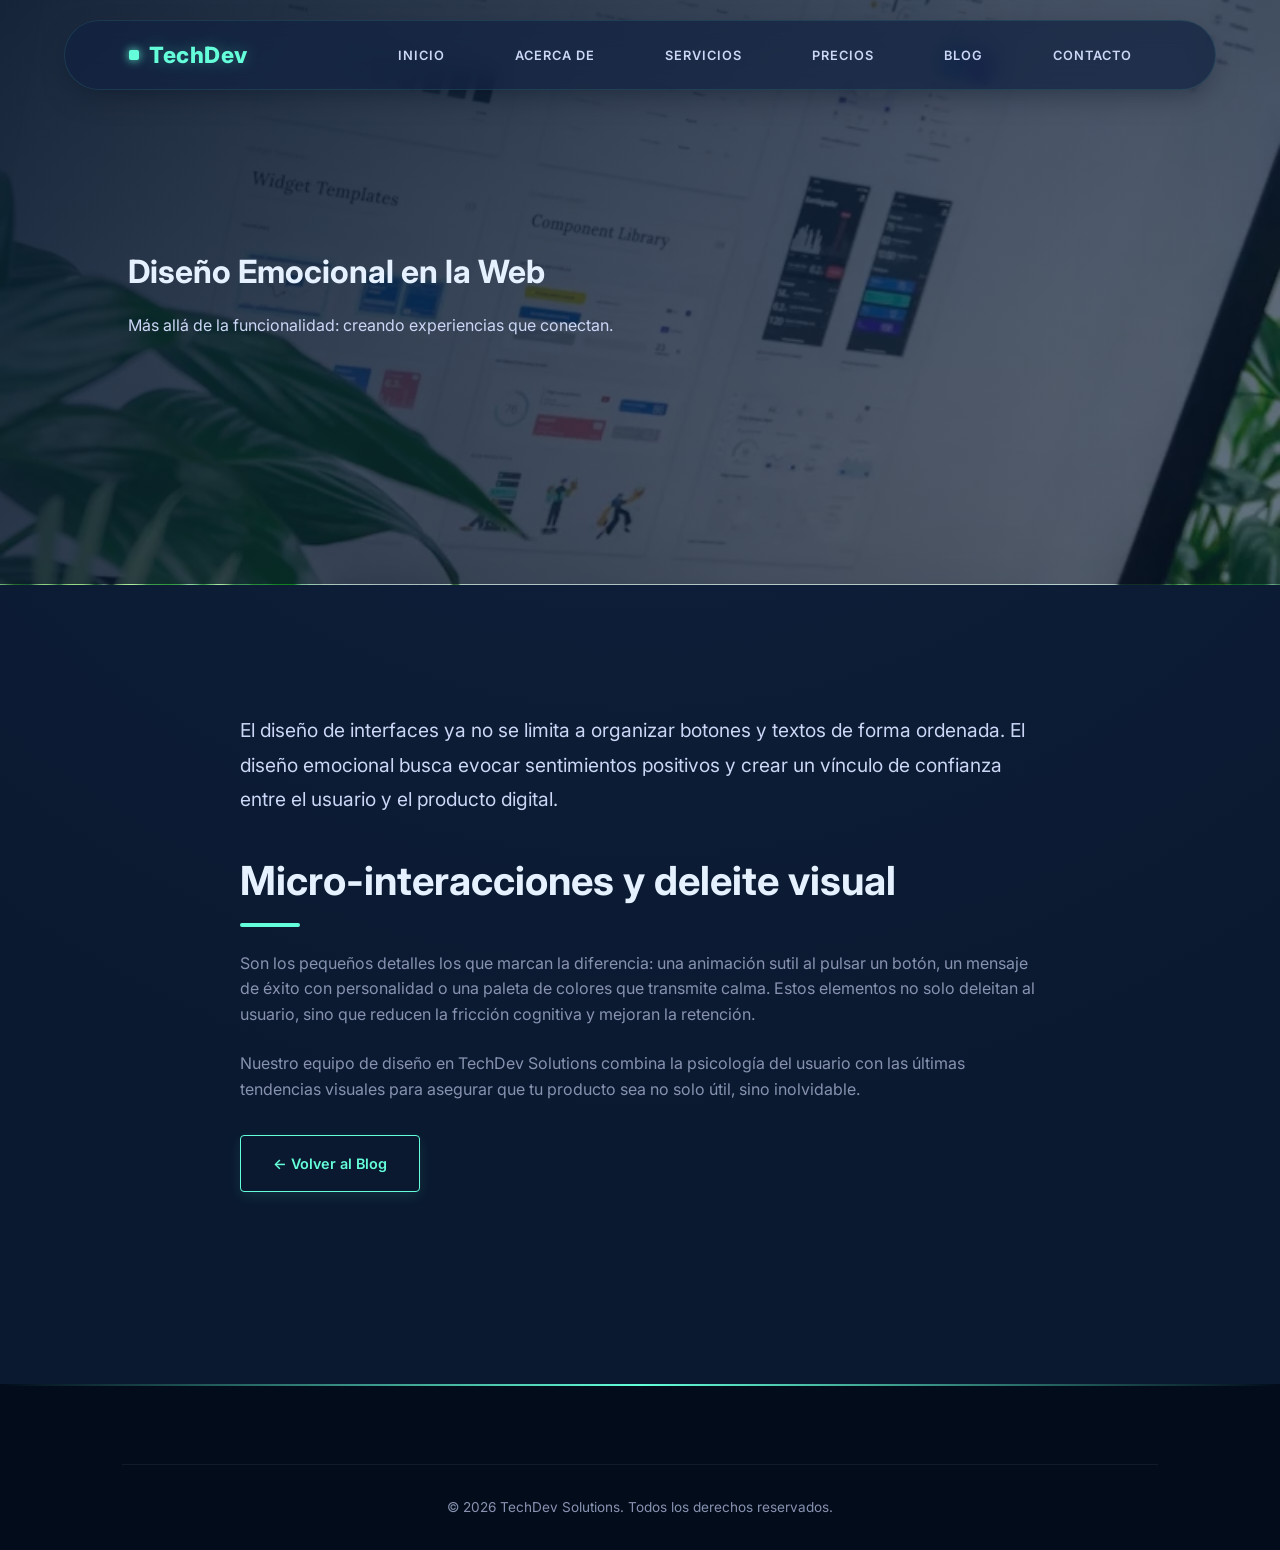
<file: post-ux.html>
<!DOCTYPE html>
<!-- post-ux.html - Artículo del blog sobre diseño emocional en UI/UX -->
<html lang="es">
<head>
    <meta charset="UTF-8">
    <meta name="viewport" content="width=device-width, initial-scale=1.0">
    <meta name="description" content="Diseño emocional en UI/UX: micro-interacciones, psicología del color y cómo mejorar la retención de usuarios en la web.">
    <!-- Meta propiedades Open Graph para redes sociales -->
    <meta property="og:title" content="Diseño Emocional UI/UX | TechDev Blog">
    <meta property="og:description" content="Micro-interacciones, psicología del color y cómo mejorar la retención de usuarios en la web.">
    <meta property="og:type" content="article">
    <meta property="og:locale" content="es_ES">
    <title>Diseño Emocional UI/UX | TechDev Blog</title>
    <link rel="stylesheet" href="css/index.css">
    <link rel="icon" href="assets/icons/favicon.svg" type="image/svg+xml">
    <link rel="preconnect" href="https://fonts.googleapis.com">
    <link rel="preconnect" href="https://fonts.gstatic.com" crossorigin>
    <link href="https://fonts.googleapis.com/css2?family=Inter:wght@400;500;700&display=swap" rel="stylesheet">
</head>
<body>

    <!-- Barra de navegación principal -->
    <nav>
        <a href="index.html" class="logo" title="Ir a la página de inicio de TechDev">TechDev</a>
        <ul class="nav-links">
            <li><a href="index.html" title="Inicio">Inicio</a></li>
            <li><a href="about.html" title="Acerca de nosotros">Acerca de</a></li>
            <li><a href="services.html" title="Ver nuestros servicios">Servicios</a></li>
            <li><a href="services.html#pricing" title="Ver planes y precios">Precios</a></li>
            <li><a href="blog.html" title="Blog tecnológico">Blog</a></li>
            <li><a href="contact.html" title="Contactar con TechDev">Contacto</a></li>
        </ul>
        <button class="menu-toggle" title="Abrir menú de navegación" aria-label="Abrir menú de navegación" aria-expanded="false">☰</button>
    </nav>

    <!-- Banner del artículo -->
    <header class="page-banner banner-ux">
        <h1 class="text-white mb-one">Diseño Emocional en la Web</h1>
        <p>Más allá de la funcionalidad: creando experiencias que conectan.</p>
    </header>

    <main class="container">

        <!-- Contenido del artículo -->
        <article class="section post-content-body">
            <p class="post-intro-text">
                El diseño de interfaces ya no se limita a organizar botones y textos de forma ordenada. El diseño emocional busca evocar sentimientos positivos y crear un vínculo de confianza entre el usuario y el producto digital.
            </p>

            <h2 class="text-white mb-one-five">Micro-interacciones y deleite visual</h2>
            <p class="text-dim mb-one-five">
                Son los pequeños detalles los que marcan la diferencia: una animación sutil al pulsar un botón, un mensaje de éxito con personalidad o una paleta de colores que transmite calma. Estos elementos no solo deleitan al usuario, sino que reducen la fricción cognitiva y mejoran la retención.
            </p>
            <p class="text-dim mb-two">
                Nuestro equipo de diseño en TechDev Solutions combina la psicología del usuario con las últimas tendencias visuales para asegurar que tu producto sea no solo útil, sino inolvidable.
            </p>
            <a href="blog.html" class="btn" title="Volver a la lista de artículos del blog">← Volver al Blog</a>
        </article>

    </main>

    <!-- Pie de página -->
    <footer>
        <div class="container">
            <div class="footer-bottom">
                <p>&copy; 2026 TechDev Solutions. Todos los derechos reservados.</p>
            </div>
        </div>
    </footer>

    <script src="js/index.js" defer></script>
</body>
</html>
</file>
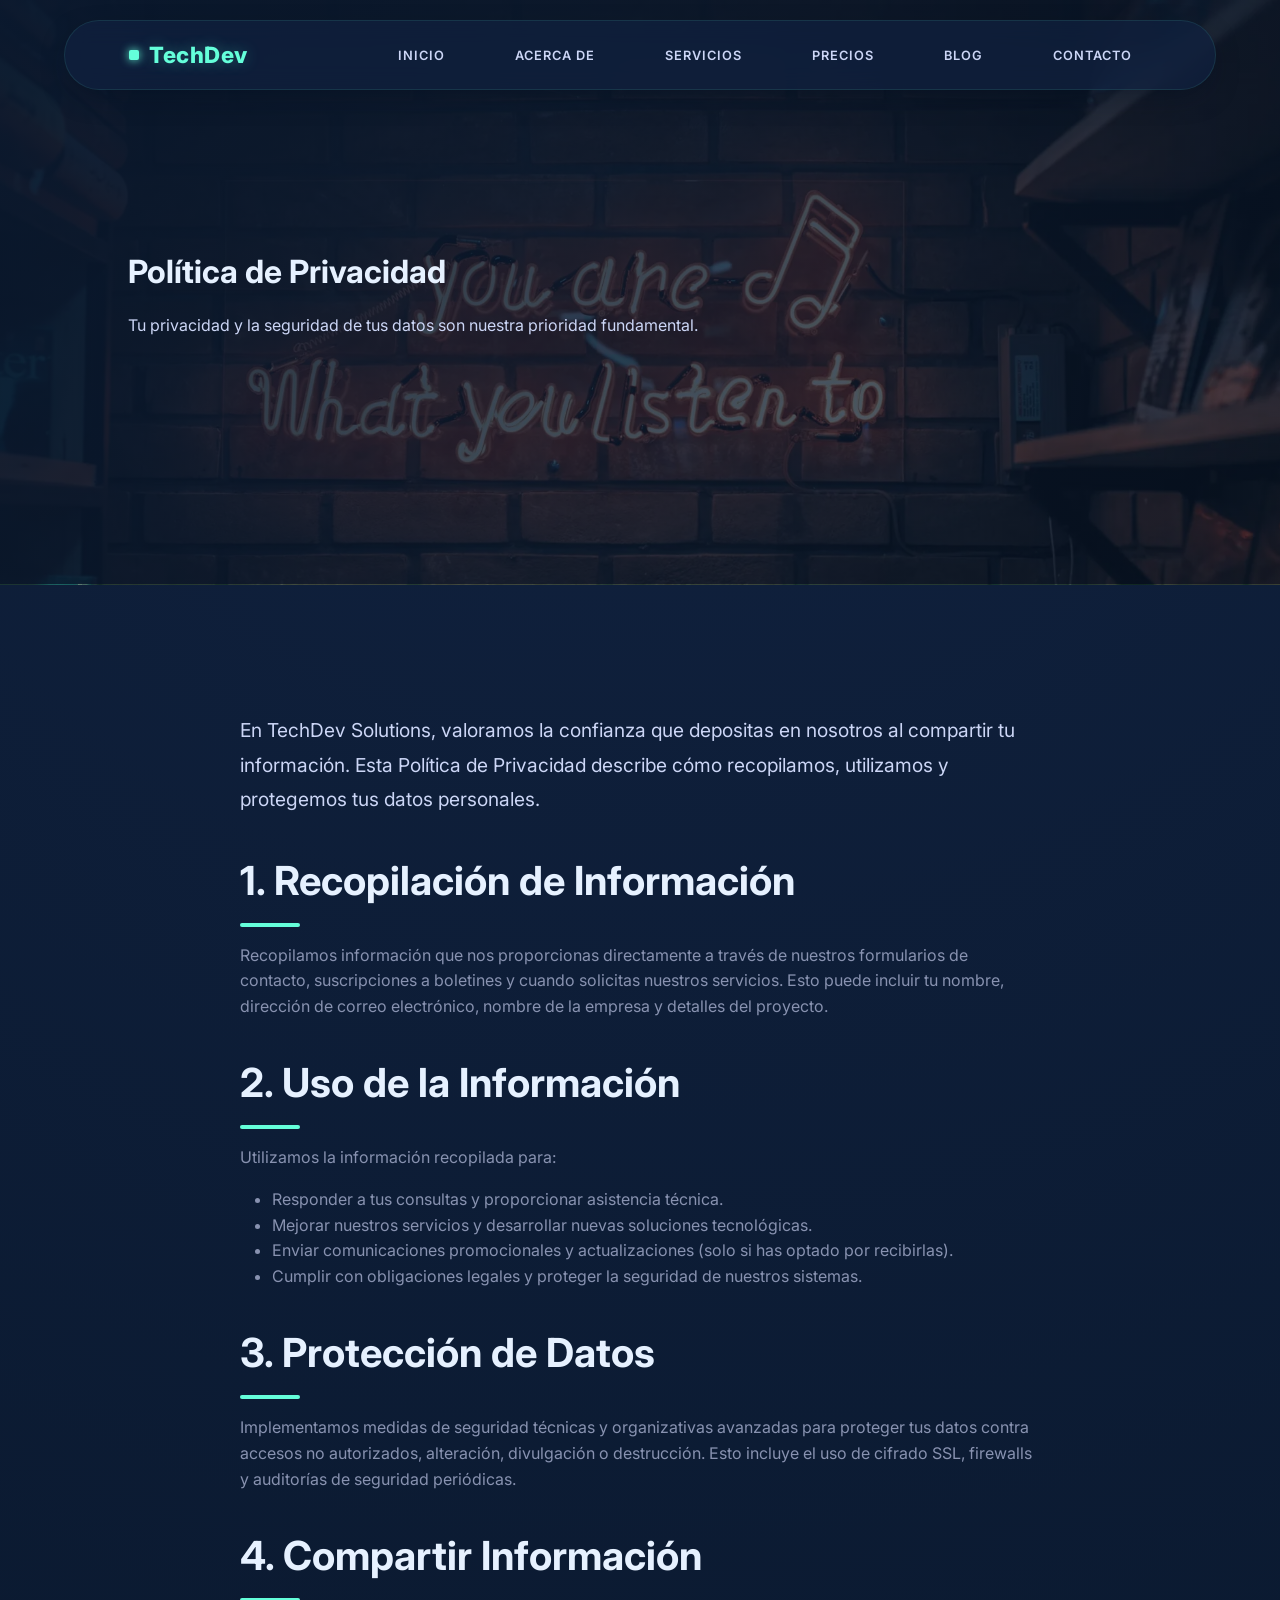
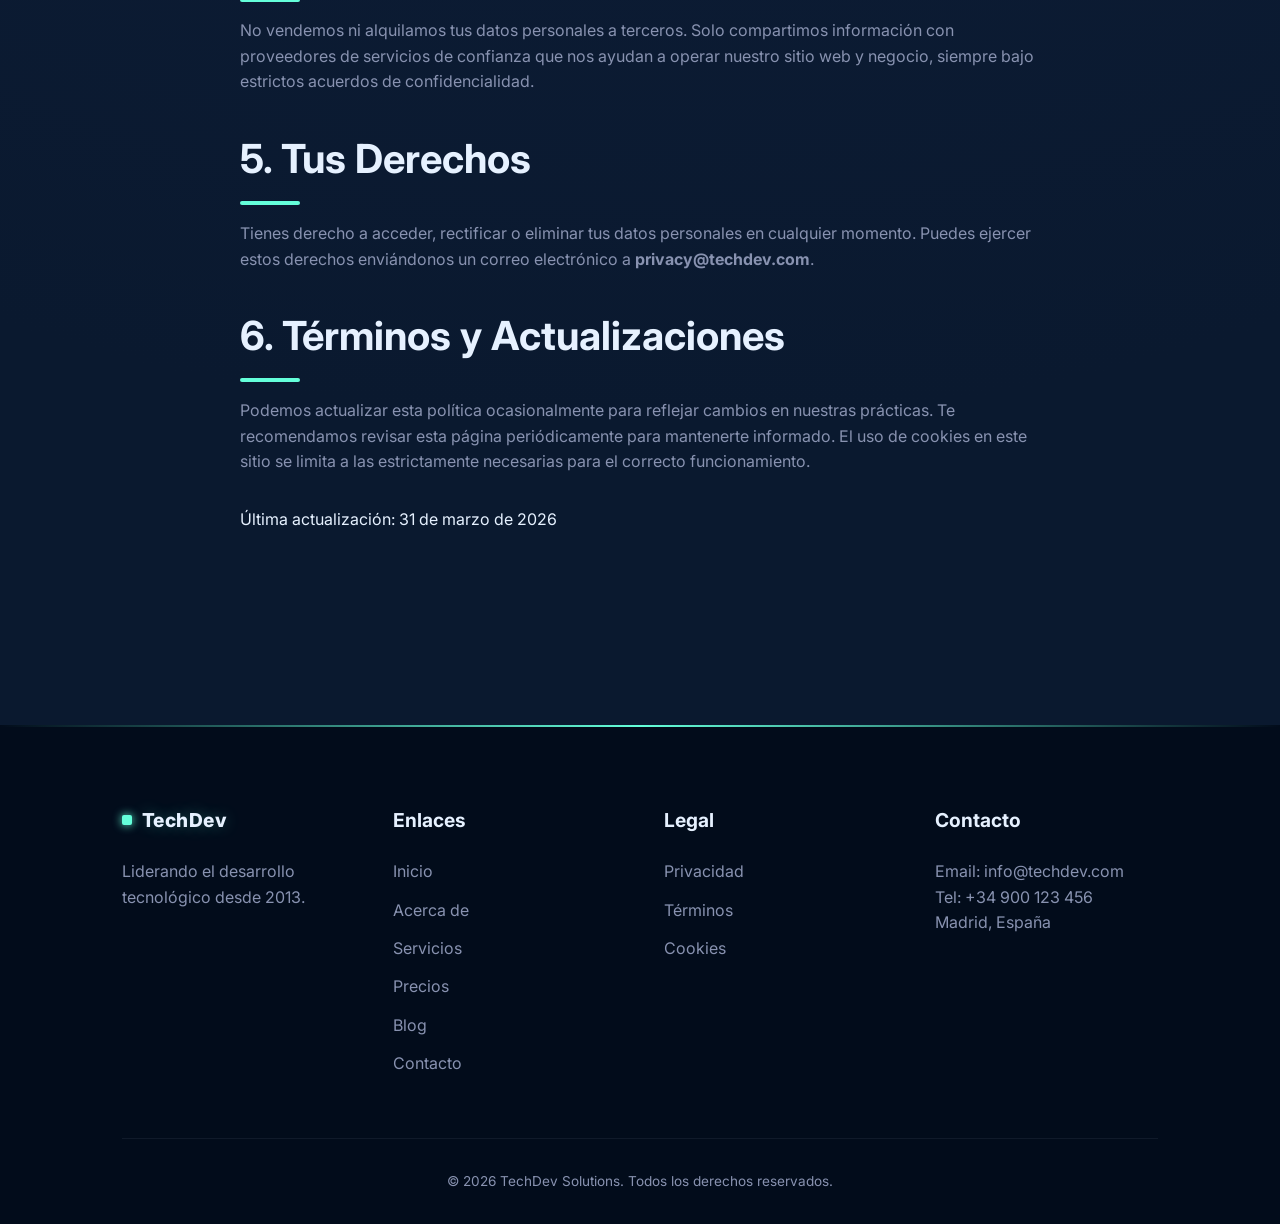
<file: privacy.html>
<!DOCTYPE html>
<!-- privacy.html - Política de privacidad de TechDev Solutions -->
<html lang="es">
<head>
    <meta charset="UTF-8">
    <meta name="viewport" content="width=device-width, initial-scale=1.0">
    <meta name="description" content="Política de privacidad de TechDev Solutions. Información sobre recopilación, uso y protección de tus datos personales.">
    <!-- Meta propiedades Open Graph para redes sociales -->
    <meta property="og:title" content="Política de Privacidad | TechDev Solutions">
    <meta property="og:description" content="Información sobre recopilación, uso y protección de datos personales en TechDev Solutions.">
    <meta property="og:type" content="website">
    <meta property="og:locale" content="es_ES">
    <title>Política de Privacidad | TechDev Solutions</title>
    <link rel="stylesheet" href="css/index.css">
    <link rel="icon" href="assets/icons/favicon.svg" type="image/svg+xml">
    <link rel="preconnect" href="https://fonts.googleapis.com">
    <link rel="preconnect" href="https://fonts.gstatic.com" crossorigin>
    <link href="https://fonts.googleapis.com/css2?family=Inter:wght@400;500;700&display=swap" rel="stylesheet">
</head>
<body>

    <!-- Barra de navegación principal -->
    <nav>
        <a href="index.html" class="logo" title="Ir a la página de inicio de TechDev">TechDev</a>
        <ul class="nav-links">
            <li><a href="index.html" title="Inicio">Inicio</a></li>
            <li><a href="about.html" title="Acerca de nosotros">Acerca de</a></li>
            <li><a href="services.html" title="Ver nuestros servicios">Servicios</a></li>
            <li><a href="services.html#pricing" title="Ver planes y precios">Precios</a></li>
            <li><a href="blog.html" title="Blog tecnológico">Blog</a></li>
            <li><a href="contact.html" title="Contactar con TechDev">Contacto</a></li>
        </ul>
        <button class="menu-toggle" title="Abrir menú de navegación" aria-label="Abrir menú de navegación" aria-expanded="false">☰</button>
    </nav>

    <!-- Banner de la página -->
    <header class="page-banner banner-privacy">
        <h1 class="text-white mb-one">Política de Privacidad</h1>
        <p class="max-w-six-hundred">Tu privacidad y la seguridad de tus datos son nuestra prioridad fundamental.</p>
    </header>

    <main class="container">

        <!-- Contenido de la política de privacidad -->
        <article class="section post-content-body">
            <p class="post-intro-text">
                En TechDev Solutions, valoramos la confianza que depositas en nosotros al compartir tu información. Esta Política de Privacidad describe cómo recopilamos, utilizamos y protegemos tus datos personales.
            </p>

            <!-- Sección 1: Recopilación de información -->
            <h2 class="text-white mb-one" id="recopilacion">1. Recopilación de Información</h2>
            <p class="text-dim mb-two">Recopilamos información que nos proporcionas directamente a través de nuestros formularios de contacto, suscripciones a boletines y cuando solicitas nuestros servicios. Esto puede incluir tu nombre, dirección de correo electrónico, nombre de la empresa y detalles del proyecto.</p>

            <!-- Sección 2: Uso de la información -->
            <h2 class="text-white mb-one" id="uso">2. Uso de la Información</h2>
            <p class="text-dim mb-one">Utilizamos la información recopilada para:</p>
            <ul class="text-dim mb-two" style="list-style: disc; margin-left: 2rem;">
                <li>Responder a tus consultas y proporcionar asistencia técnica.</li>
                <li>Mejorar nuestros servicios y desarrollar nuevas soluciones tecnológicas.</li>
                <li>Enviar comunicaciones promocionales y actualizaciones (solo si has optado por recibirlas).</li>
                <li>Cumplir con obligaciones legales y proteger la seguridad de nuestros sistemas.</li>
            </ul>

            <!-- Sección 3: Protección de datos -->
            <h2 class="text-white mb-one" id="proteccion">3. Protección de Datos</h2>
            <p class="text-dim mb-two">Implementamos medidas de seguridad técnicas y organizativas avanzadas para proteger tus datos contra accesos no autorizados, alteración, divulgación o destrucción. Esto incluye el uso de cifrado SSL, firewalls y auditorías de seguridad periódicas.</p>

            <!-- Sección 4: Compartir información -->
            <h2 class="text-white mb-one" id="compartir">4. Compartir Información</h2>
            <p class="text-dim mb-two">No vendemos ni alquilamos tus datos personales a terceros. Solo compartimos información con proveedores de servicios de confianza que nos ayudan a operar nuestro sitio web y negocio, siempre bajo estrictos acuerdos de confidencialidad.</p>

            <!-- Sección 5: Tus derechos -->
            <h2 class="text-white mb-one" id="derechos">5. Tus Derechos</h2>
            <p class="text-dim mb-two">Tienes derecho a acceder, rectificar o eliminar tus datos personales en cualquier momento. Puedes ejercer estos derechos enviándonos un correo electrónico a <strong>privacy@techdev.com</strong>.</p>

            <!-- Sección 6: Actualizaciones de la política -->
            <h2 class="text-white mb-one" id="terminos">6. Términos y Actualizaciones</h2>
            <p class="text-dim mb-two" id="cookies">Podemos actualizar esta política ocasionalmente para reflejar cambios en nuestras prácticas. Te recomendamos revisar esta página periódicamente para mantenerte informado. El uso de cookies en este sitio se limita a las estrictamente necesarias para el correcto funcionamiento.</p>

            <p class="text-white mt-two">Última actualización: 31 de marzo de 2026</p>
        </article>

    </main>

    <!-- Pie de página -->
    <footer>
        <div class="container">
            <div class="footer-content">

                <!-- Columna: logo y descripción -->
                <div class="footer-section">
                    <h3 class="logo">TechDev</h3>
                    <p class="text-dim">Liderando el desarrollo tecnológico desde 2013.</p>
                </div>

                <!-- Columna: enlaces de navegación -->
                <div class="footer-section">
                    <h3>Enlaces</h3>
                    <ul>
                        <li><a href="index.html" title="Ir a inicio">Inicio</a></li>
                        <li><a href="about.html" title="Conocer el equipo">Acerca de</a></li>
                        <li><a href="services.html" title="Ver servicios">Servicios</a></li>
                        <li><a href="services.html#pricing" title="Ver precios">Precios</a></li>
                        <li><a href="blog.html" title="Leer el blog">Blog</a></li>
                        <li><a href="contact.html" title="Contactar">Contacto</a></li>
                    </ul>
                </div>

                <!-- Columna: legal -->
                <div class="footer-section">
                    <h3>Legal</h3>
                    <ul>
                        <li><a href="privacy.html" title="Política de privacidad">Privacidad</a></li>
                        <li><a href="privacy.html#terminos" title="Términos de servicio">Términos</a></li>
                        <li><a href="privacy.html#cookies" title="Política de cookies">Cookies</a></li>
                    </ul>
                </div>

                <!-- Columna: información de contacto -->
                <div class="footer-section">
                    <h3>Contacto</h3>
                    <p class="text-dim">Email: info@techdev.com</p>
                    <p class="text-dim">Tel: +34 900 123 456</p>
                    <p class="text-dim">Madrid, España</p>
                </div>

            </div>
            <div class="footer-bottom">
                <p>&copy; 2026 TechDev Solutions. Todos los derechos reservados.</p>
            </div>
        </div>
    </footer>

    <script src="js/index.js" defer></script>
</body>
</html>
</file>
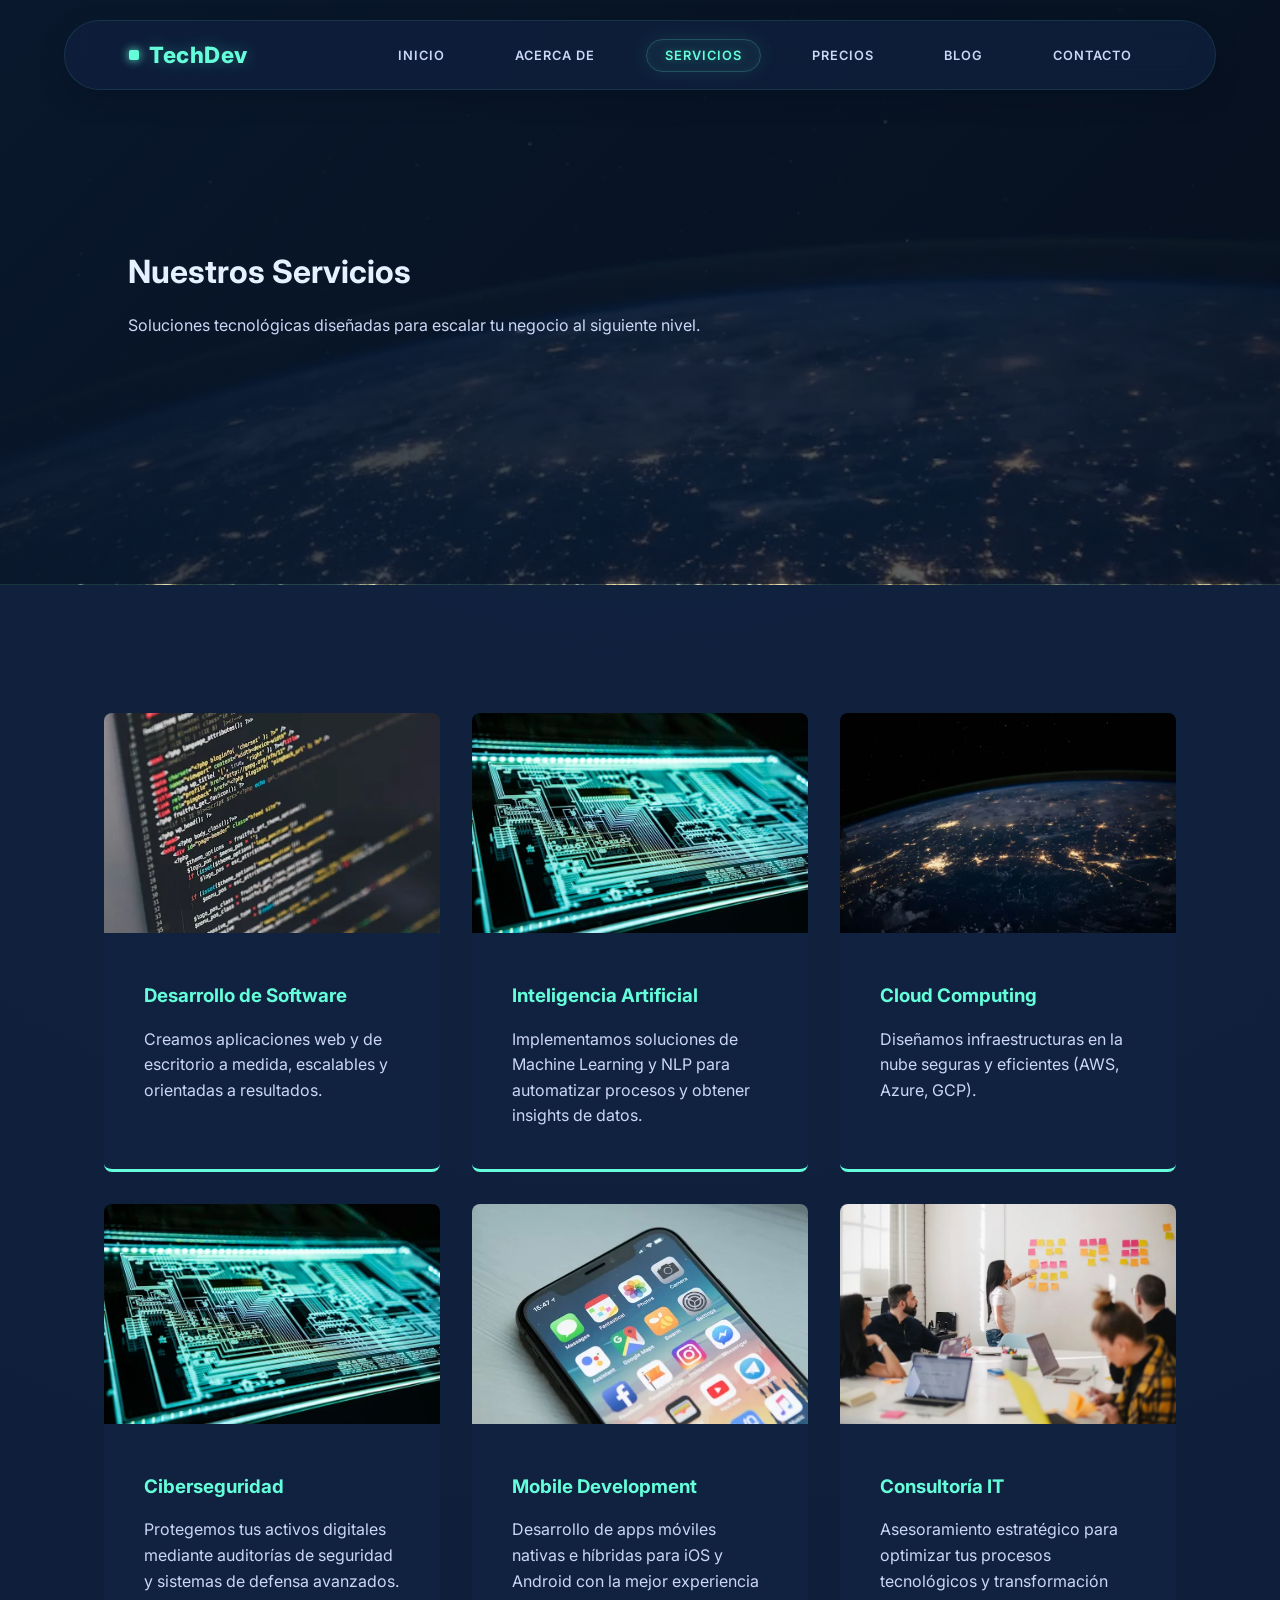
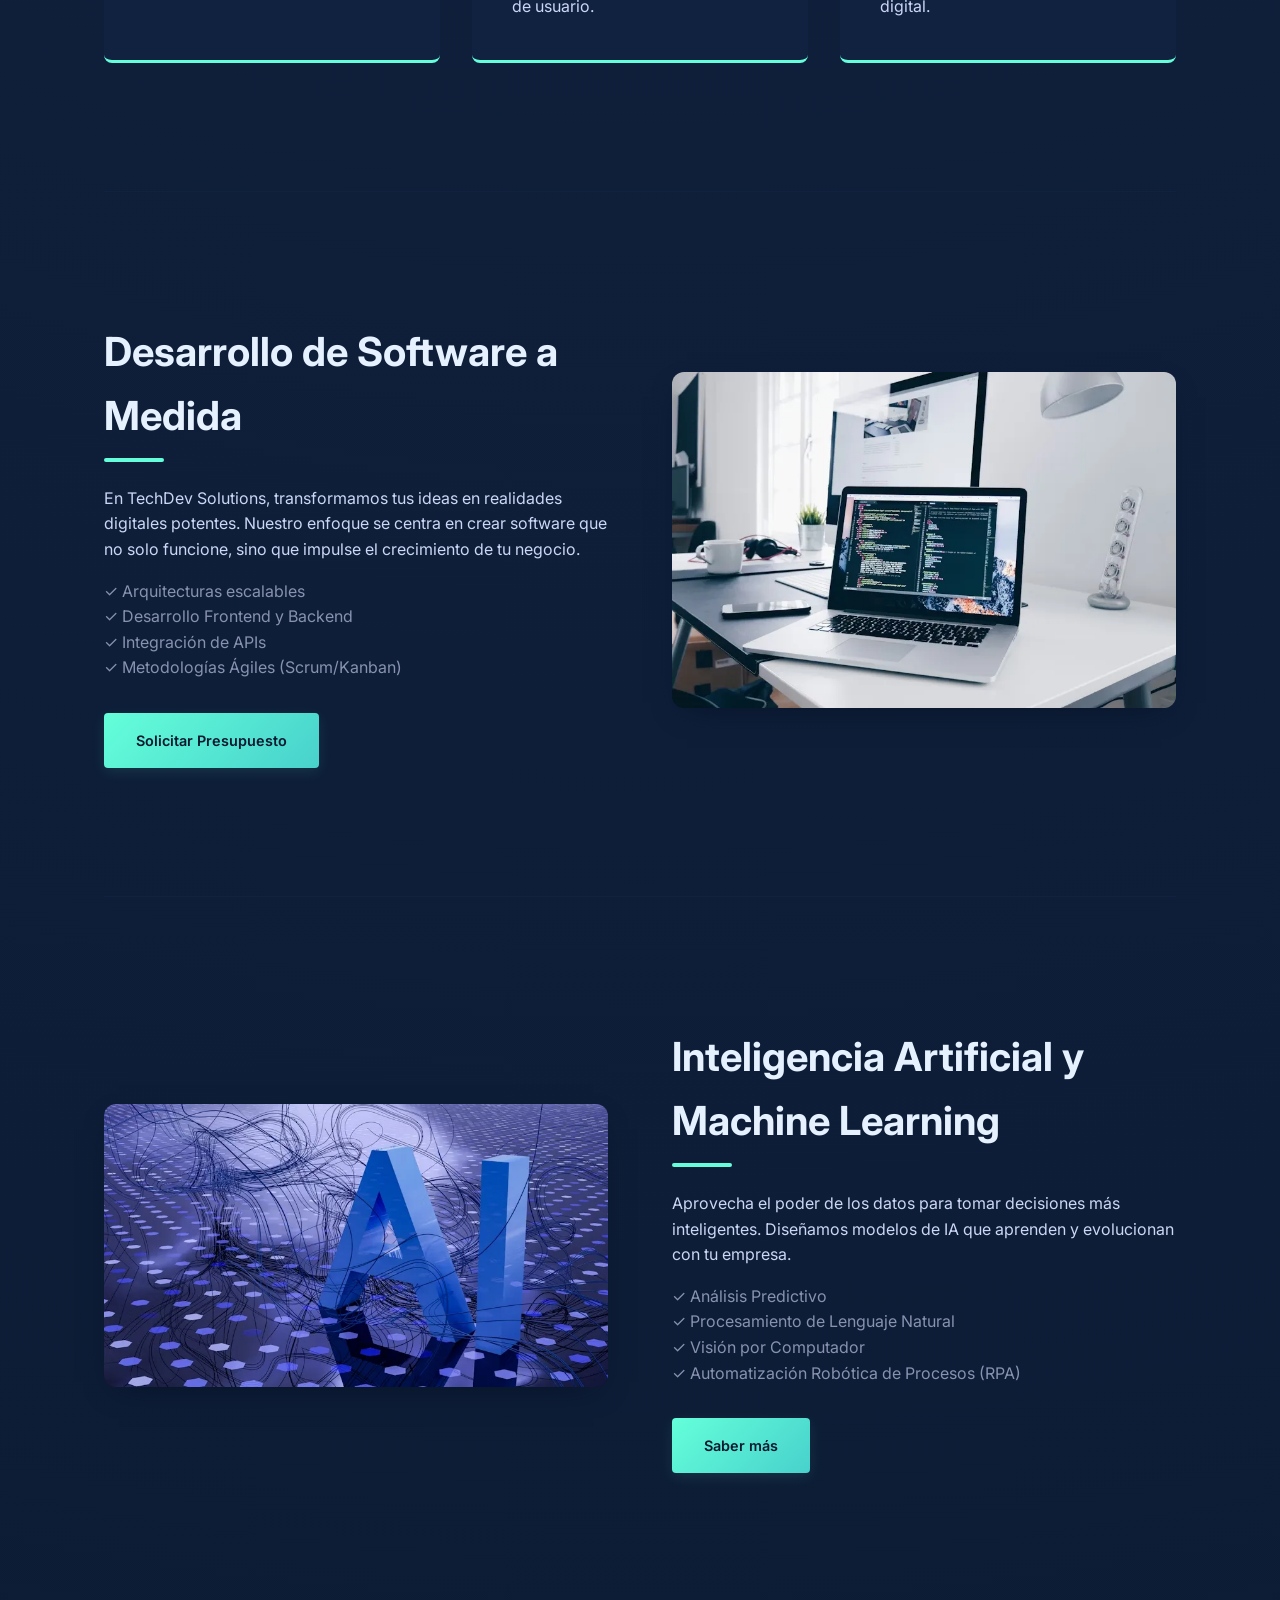
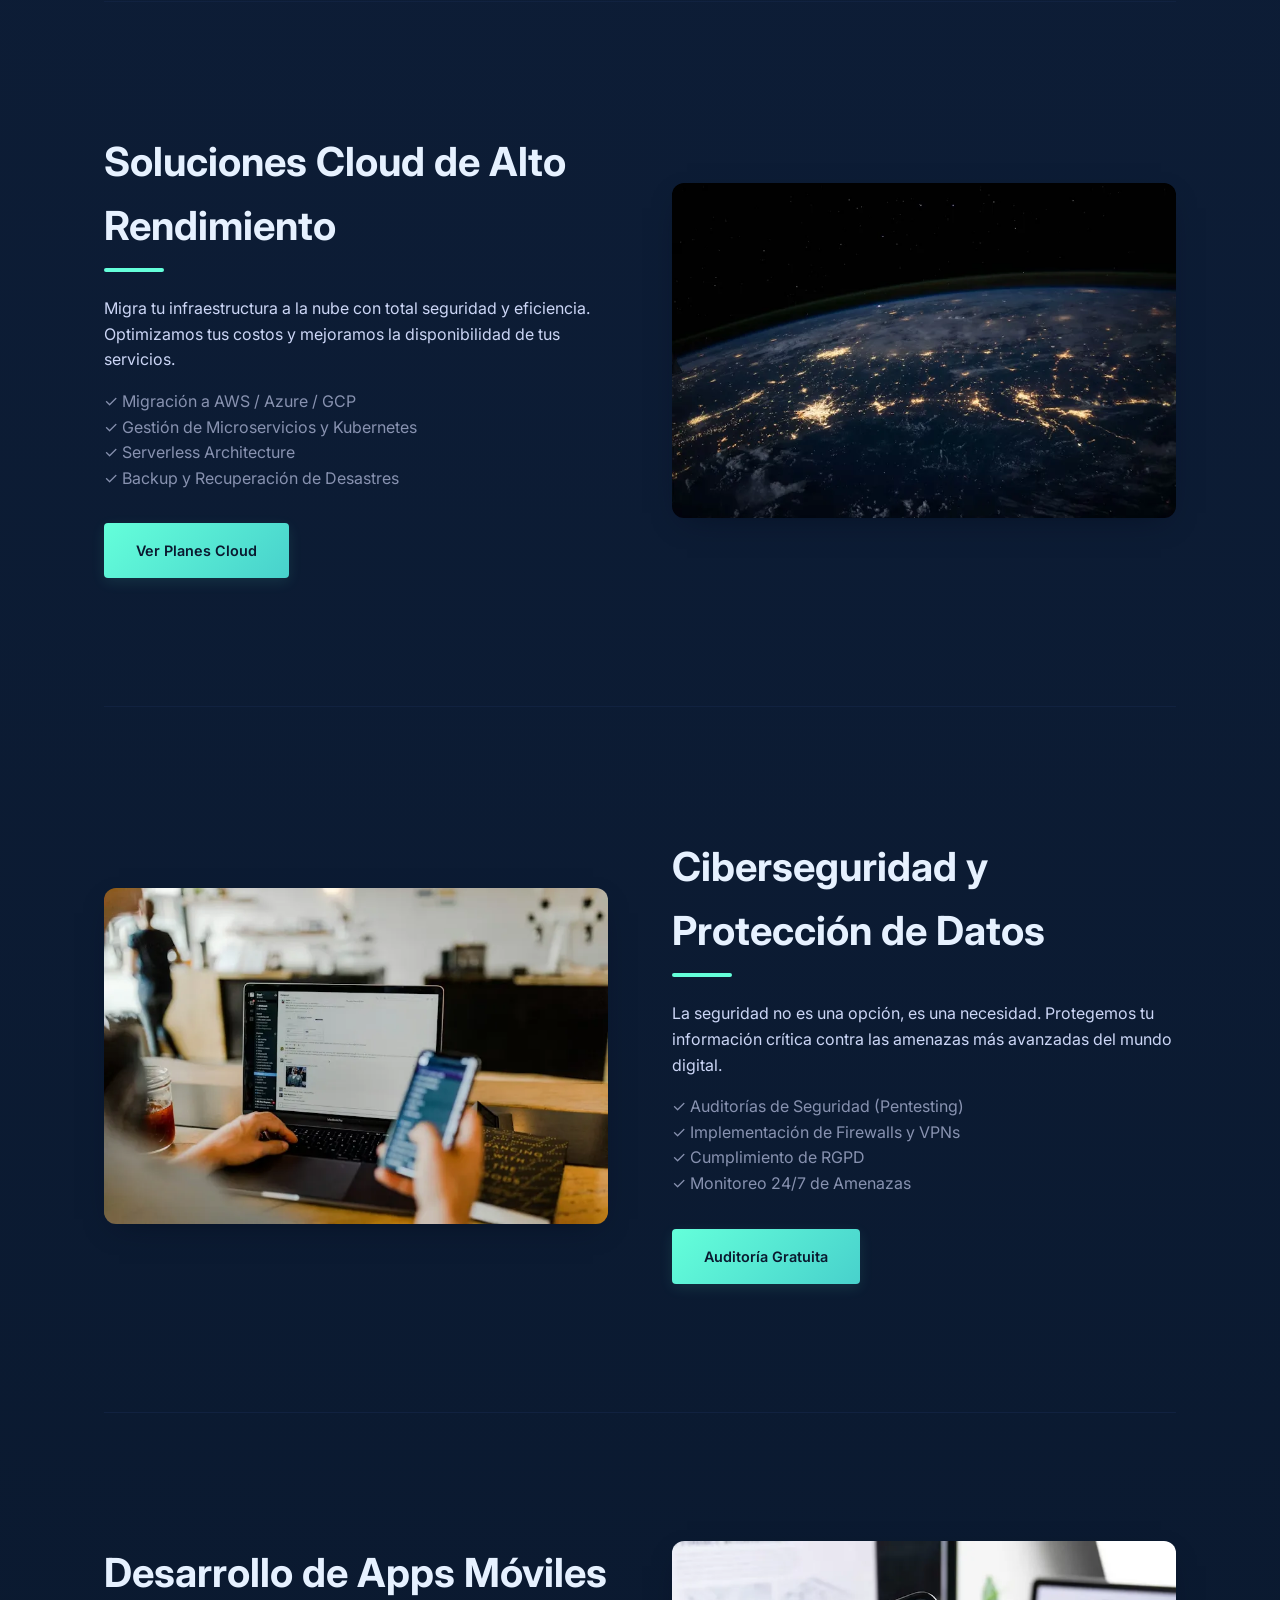
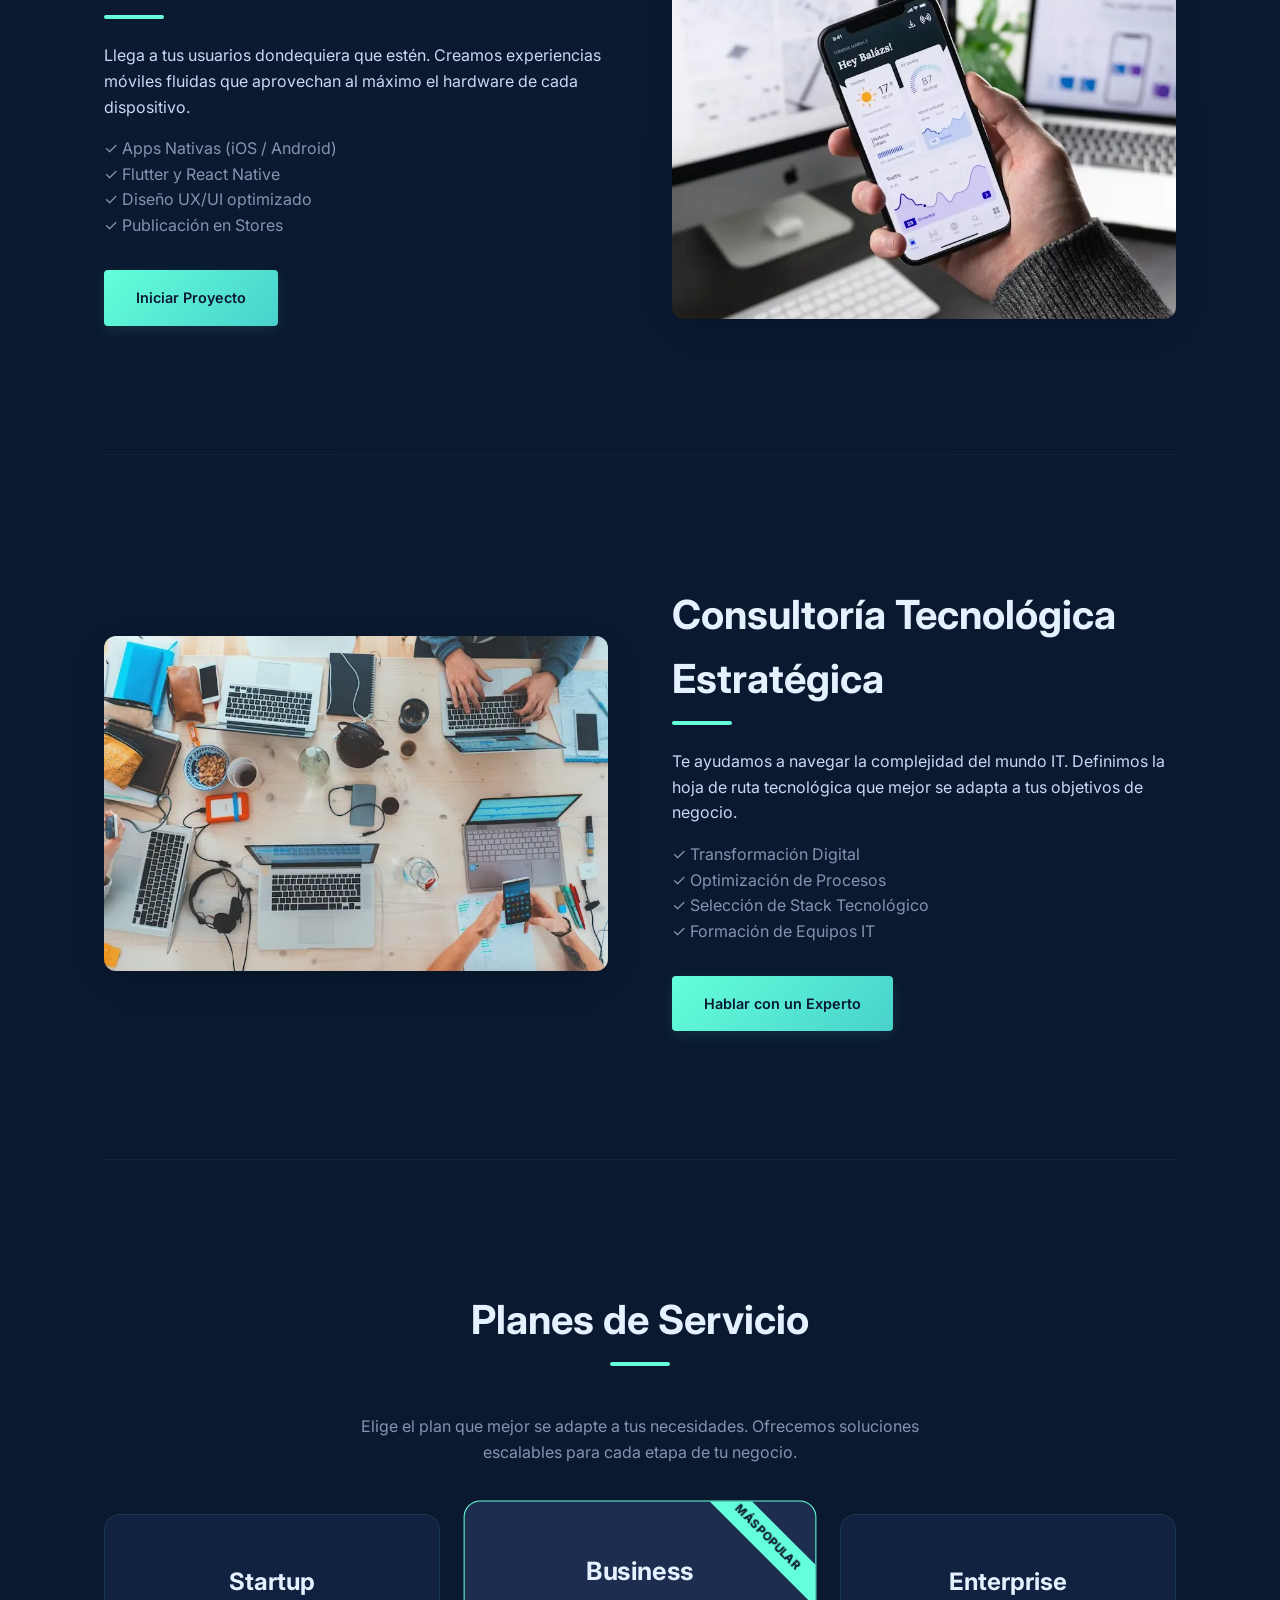
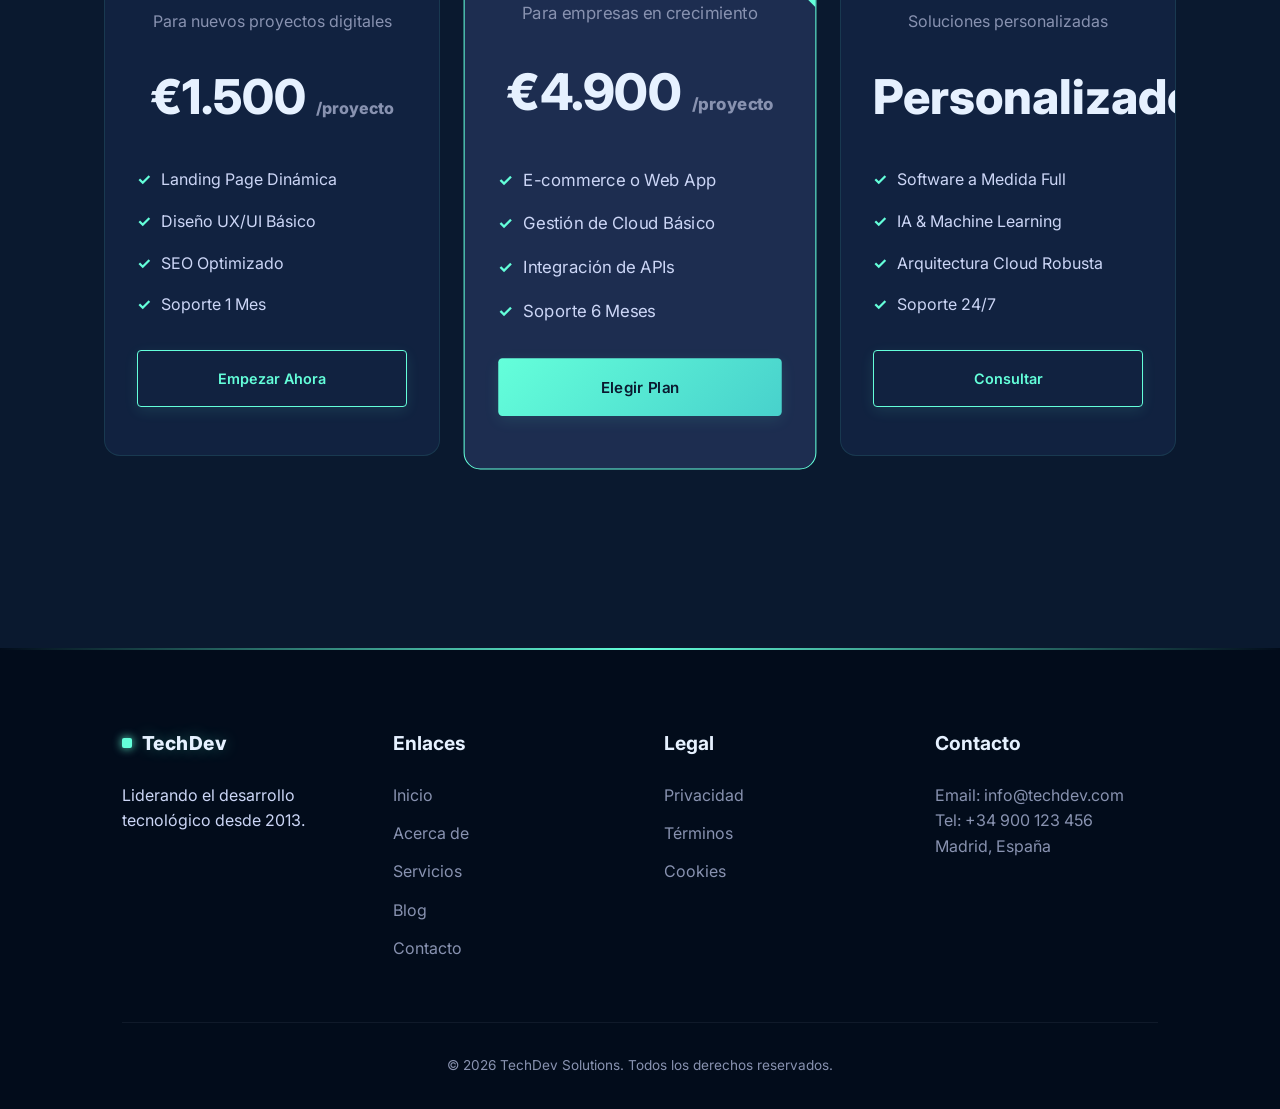
<file: services.html>
<!DOCTYPE html>
<!-- services.html - Página de servicios y planes de precios de TechDev Solutions -->
<html lang="es">
<head>
    <meta charset="UTF-8">
    <meta name="viewport" content="width=device-width, initial-scale=1.0">
    <meta name="description" content="Servicios tecnológicos de TechDev Solutions: desarrollo de software, IA, cloud computing, ciberseguridad, apps móviles y consultoría IT.">
    <!-- Meta propiedades Open Graph para redes sociales -->
    <meta property="og:title" content="Servicios Tecnológicos | TechDev Solutions">
    <meta property="og:description" content="Desarrollo de software, IA, cloud computing, ciberseguridad, apps móviles y consultoría IT a medida.">
    <meta property="og:type" content="website">
    <meta property="og:locale" content="es_ES">
    <title>Servicios Tecnológicos | TechDev Solutions</title>
    <link rel="stylesheet" href="css/index.css">
    <link rel="icon" href="assets/icons/favicon.svg" type="image/svg+xml">
    <link rel="preconnect" href="https://fonts.googleapis.com">
    <link rel="preconnect" href="https://fonts.gstatic.com" crossorigin>
    <link href="https://fonts.googleapis.com/css2?family=Inter:wght@400;500;700&display=swap" rel="stylesheet">
</head>
<body>

    <!-- Barra de navegación principal -->
    <nav>
        <a href="index.html" class="logo" title="Ir a la página de inicio de TechDev">TechDev</a>
        <ul class="nav-links">
            <li><a href="index.html" title="Inicio">Inicio</a></li>
            <li><a href="about.html" title="Acerca de nosotros">Acerca de</a></li>
            <li><a href="services.html" title="Ver nuestros servicios">Servicios</a></li>
            <li><a href="services.html#pricing" title="Ver planes y precios">Precios</a></li>
            <li><a href="blog.html" title="Blog tecnológico">Blog</a></li>
            <li><a href="contact.html" title="Contactar con TechDev">Contacto</a></li>
        </ul>
        <button class="menu-toggle" title="Abrir menú de navegación" aria-label="Abrir menú de navegación" aria-expanded="false">☰</button>
    </nav>

    <!-- Banner de la página -->
    <header class="page-banner banner-services">
        <h1 class="text-white mb-one">Nuestros Servicios</h1>
        <p class="max-w-six-hundred">Soluciones tecnológicas diseñadas para escalar tu negocio al siguiente nivel.</p>
    </header>

    <main class="container">

        <!-- Resumen de servicios -->
        <section class="section">
            <div class="card-container">

                <!-- Servicio: Desarrollo de Software -->
                <a href="#software-dev" class="service-summary-link" title="Ver más sobre Desarrollo de Software">
                    <picture>
                        <source srcset="assets/images/photo-1461749280684-dccba630e2f6.webp" type="image/webp">
                        <img src="assets/images/photo-1461749280684-dccba630e2f6.webp" alt="Desarrollo de software a medida" class="card-img" loading="lazy" width="600" height="220">
                    </picture>
                    <div class="p-two-five">
                        <h3 class="text-accent mb-one">Desarrollo de Software</h3>
                        <p>Creamos aplicaciones web y de escritorio a medida, escalables y orientadas a resultados.</p>
                    </div>
                </a>

                <!-- Servicio: Inteligencia Artificial -->
                <a href="#ai-solutions" class="service-summary-link" title="Ver más sobre Inteligencia Artificial">
                    <picture>
                        <source srcset="assets/images/photo-1550751827-4bd374c3f58b.webp" type="image/webp">
                        <img src="assets/images/photo-1550751827-4bd374c3f58b.webp" alt="Inteligencia artificial y machine learning" class="card-img" loading="lazy" width="600" height="220">
                    </picture>
                    <div class="p-two-five">
                        <h3 class="text-accent mb-one">Inteligencia Artificial</h3>
                        <p>Implementamos soluciones de Machine Learning y NLP para automatizar procesos y obtener insights de datos.</p>
                    </div>
                </a>

                <!-- Servicio: Cloud Computing -->
                <a href="#cloud-computing" class="service-summary-link" title="Ver más sobre Cloud Computing">
                    <picture>
                        <source srcset="assets/images/photo-1451187580459-43490279c0fa.webp" type="image/webp">
                        <img src="assets/images/photo-1451187580459-43490279c0fa.webp" alt="Soluciones de cloud computing en AWS, Azure y GCP" class="card-img" loading="lazy" width="600" height="220">
                    </picture>
                    <div class="p-two-five">
                        <h3 class="text-accent mb-one">Cloud Computing</h3>
                        <p>Diseñamos infraestructuras en la nube seguras y eficientes (AWS, Azure, GCP).</p>
                    </div>
                </a>

                <!-- Servicio: Ciberseguridad -->
                <a href="#cybersecurity" class="service-summary-link" title="Ver más sobre Ciberseguridad">
                    <picture>
                        <source srcset="assets/images/photo-1550751827-4bd374c3f58b.webp" type="image/webp">
                        <img src="assets/images/photo-1550751827-4bd374c3f58b.webp" alt="Ciberseguridad y protección de datos" class="card-img" loading="lazy" width="600" height="220">
                    </picture>
                    <div class="p-two-five">
                        <h3 class="text-accent mb-one">Ciberseguridad</h3>
                        <p>Protegemos tus activos digitales mediante auditorías de seguridad y sistemas de defensa avanzados.</p>
                    </div>
                </a>

                <!-- Servicio: Mobile Development -->
                <a href="#mobile-dev" class="service-summary-link" title="Ver más sobre Desarrollo Móvil">
                    <picture>
                        <source srcset="assets/images/photo-1512941937669-90a1b58e7e9c.webp" type="image/webp">
                        <img src="assets/images/photo-1512941937669-90a1b58e7e9c.webp" alt="Desarrollo de aplicaciones móviles iOS y Android" class="card-img" loading="lazy" width="600" height="220">
                    </picture>
                    <div class="p-two-five">
                        <h3 class="text-accent mb-one">Mobile Development</h3>
                        <p>Desarrollo de apps móviles nativas e híbridas para iOS y Android con la mejor experiencia de usuario.</p>
                    </div>
                </a>

                <!-- Servicio: Consultoría IT -->
                <a href="#it-consultancy" class="service-summary-link" title="Ver más sobre Consultoría IT">
                    <picture>
                        <source srcset="assets/images/photo-1552664730-d307ca884978.webp" type="image/webp">
                        <img src="assets/images/photo-1552664730-d307ca884978.webp" alt="Consultoría IT estratégica" class="card-img" loading="lazy" width="800" height="220">
                    </picture>
                    <div class="p-two-five">
                        <h3 class="text-accent mb-one">Consultoría IT</h3>
                        <p>Asesoramiento estratégico para optimizar tus procesos tecnológicos y transformación digital.</p>
                    </div>
                </a>

            </div>
        </section>

        <!-- Detalle: Desarrollo de Software -->
        <section id="software-dev" class="section border-top-secondary">
            <div class="grid-two-col">
                <div>
                    <h2 class="text-white mb-one-five">Desarrollo de Software a Medida</h2>
                    <p class="mb-one">En TechDev Solutions, transformamos tus ideas en realidades digitales potentes. Nuestro enfoque se centra en crear software que no solo funcione, sino que impulse el crecimiento de tu negocio.</p>
                    <ul class="text-dim mb-two">
                        <li>✓ Arquitecturas escalables</li>
                        <li>✓ Desarrollo Frontend y Backend</li>
                        <li>✓ Integración de APIs</li>
                        <li>✓ Metodologías Ágiles (Scrum/Kanban)</li>
                    </ul>
                    <a href="contact.html" class="btn btn-primary" title="Solicitar presupuesto de software">Solicitar Presupuesto</a>
                </div>
                <picture>
                    <source srcset="assets/images/photo-1498050108023-c5249f4df085.webp" type="image/webp">
                    <img src="assets/images/photo-1498050108023-c5249f4df085.webp" alt="Programador trabajando en desarrollo de software" class="img-fluid" loading="lazy" width="800" height="450">
                </picture>
            </div>
        </section>

        <!-- Detalle: Inteligencia Artificial -->
        <section id="ai-solutions" class="section border-top-secondary">
            <div class="grid-two-col">
                <picture>
                    <source srcset="assets/images/photo-1677442136019-21780ecad995.webp" type="image/webp">
                    <img src="assets/images/photo-1677442136019-21780ecad995.webp" alt="Inteligencia artificial y machine learning" class="img-fluid" loading="lazy" width="800" height="450">
                </picture>
                <div>
                    <h2 class="text-white mb-one-five">Inteligencia Artificial y Machine Learning</h2>
                    <p class="mb-one">Aprovecha el poder de los datos para tomar decisiones más inteligentes. Diseñamos modelos de IA que aprenden y evolucionan con tu empresa.</p>
                    <ul class="text-dim mb-two">
                        <li>✓ Análisis Predictivo</li>
                        <li>✓ Procesamiento de Lenguaje Natural</li>
                        <li>✓ Visión por Computador</li>
                        <li>✓ Automatización Robótica de Procesos (RPA)</li>
                    </ul>
                    <a href="contact.html" class="btn btn-primary" title="Saber más sobre nuestras soluciones de IA">Saber más</a>
                </div>
            </div>
        </section>

        <!-- Detalle: Cloud Computing -->
        <section id="cloud-computing" class="section border-top-secondary">
            <div class="grid-two-col">
                <div>
                    <h2 class="text-white mb-one-five">Soluciones Cloud de Alto Rendimiento</h2>
                    <p class="mb-one">Migra tu infraestructura a la nube con total seguridad y eficiencia. Optimizamos tus costos y mejoramos la disponibilidad de tus servicios.</p>
                    <ul class="text-dim mb-two">
                        <li>✓ Migración a AWS / Azure / GCP</li>
                        <li>✓ Gestión de Microservicios y Kubernetes</li>
                        <li>✓ Serverless Architecture</li>
                        <li>✓ Backup y Recuperación de Desastres</li>
                    </ul>
                    <a href="contact.html" class="btn btn-primary" title="Ver planes cloud disponibles">Ver Planes Cloud</a>
                </div>
                <picture>
                    <source srcset="assets/images/photo-1451187580459-43490279c0fa.webp" type="image/webp">
                    <img src="assets/images/photo-1451187580459-43490279c0fa.webp" alt="Infraestructura cloud de alto rendimiento" class="img-fluid" loading="lazy" width="800" height="450">
                </picture>
            </div>
        </section>

        <!-- Detalle: Ciberseguridad -->
        <section id="cybersecurity" class="section border-top-secondary">
            <div class="grid-two-col">
                <picture>
                    <source srcset="assets/images/photo-1563986768609-322da13575f3.webp" type="image/webp">
                    <img src="assets/images/photo-1563986768609-322da13575f3.webp" alt="Ciberseguridad y protección de datos empresariales" class="img-fluid" loading="lazy" width="800" height="450">
                </picture>
                <div>
                    <h2 class="text-white mb-one-five">Ciberseguridad y Protección de Datos</h2>
                    <p class="mb-one">La seguridad no es una opción, es una necesidad. Protegemos tu información crítica contra las amenazas más avanzadas del mundo digital.</p>
                    <ul class="text-dim mb-two">
                        <li>✓ Auditorías de Seguridad (Pentesting)</li>
                        <li>✓ Implementación de Firewalls y VPNs</li>
                        <li>✓ Cumplimiento de RGPD</li>
                        <li>✓ Monitoreo 24/7 de Amenazas</li>
                    </ul>
                    <a href="contact.html" class="btn btn-primary" title="Solicitar auditoría gratuita de seguridad">Auditoría Gratuita</a>
                </div>
            </div>
        </section>

        <!-- Detalle: Mobile Development -->
        <section id="mobile-dev" class="section border-top-secondary">
            <div class="grid-two-col">
                <div>
                    <h2 class="text-white mb-one-five">Desarrollo de Apps Móviles</h2>
                    <p class="mb-one">Llega a tus usuarios dondequiera que estén. Creamos experiencias móviles fluidas que aprovechan al máximo el hardware de cada dispositivo.</p>
                    <ul class="text-dim mb-two">
                        <li>✓ Apps Nativas (iOS / Android)</li>
                        <li>✓ Flutter y React Native</li>
                        <li>✓ Diseño UX/UI optimizado</li>
                        <li>✓ Publicación en Stores</li>
                    </ul>
                    <a href="contact.html" class="btn btn-primary" title="Iniciar proyecto de app móvil">Iniciar Proyecto</a>
                </div>
                <picture>
                    <source srcset="assets/images/photo-1551650975-87deedd944c3.webp" type="image/webp">
                    <img src="assets/images/photo-1551650975-87deedd944c3.webp" alt="Desarrollo de apps móviles para iOS y Android" class="img-fluid" loading="lazy" width="800" height="450">
                </picture>
            </div>
        </section>

        <!-- Detalle: Consultoría IT -->
        <section id="it-consultancy" class="section border-top-secondary">
            <div class="grid-two-col">
                <picture>
                    <source srcset="assets/images/photo-1519389950473-47ba0277781c.webp" type="image/webp">
                    <img src="assets/images/photo-1519389950473-47ba0277781c.webp" alt="Consultoría tecnológica estratégica para empresas" class="img-fluid" loading="lazy" width="800" height="450">
                </picture>
                <div>
                    <h2 class="text-white mb-one-five">Consultoría Tecnológica Estratégica</h2>
                    <p class="mb-one">Te ayudamos a navegar la complejidad del mundo IT. Definimos la hoja de ruta tecnológica que mejor se adapta a tus objetivos de negocio.</p>
                    <ul class="text-dim mb-two">
                        <li>✓ Transformación Digital</li>
                        <li>✓ Optimización de Procesos</li>
                        <li>✓ Selección de Stack Tecnológico</li>
                        <li>✓ Formación de Equipos IT</li>
                    </ul>
                    <a href="contact.html" class="btn btn-primary" title="Hablar con un experto de TechDev">Hablar con un Experto</a>
                </div>
            </div>
        </section>

        <!-- Sección de precios -->
        <section id="pricing" class="section border-top-thin">
            <div class="text-center">
                <h2 class="d-block w-100">Planes de Servicio</h2>
                <p class="text-dim max-w-six-hundred mx-auto">Elige el plan que mejor se adapte a tus necesidades. Ofrecemos soluciones escalables para cada etapa de tu negocio.</p>
            </div>

            <div class="pricing-grid">

                <!-- Plan Startup -->
                <div class="pricing-card">
                    <h3 class="text-white font-xxl">Startup</h3>
                    <p class="text-dim mt-half">Para nuevos proyectos digitales</p>
                    <div class="pricing-price">€1.500 <span>/proyecto</span></div>
                    <ul class="pricing-features">
                        <li>Landing Page Dinámica</li>
                        <li>Diseño UX/UI Básico</li>
                        <li>SEO Optimizado</li>
                        <li>Soporte 1 Mes</li>
                    </ul>
                    <a href="contact.html" class="btn w-100" title="Empezar con el plan Startup">Empezar Ahora</a>
                </div>

                <!-- Plan Business (popular) -->
                <div class="pricing-card popular">
                    <h3 class="text-white font-xxl">Business</h3>
                    <p class="text-dim mt-half">Para empresas en crecimiento</p>
                    <div class="pricing-price">€4.900 <span>/proyecto</span></div>
                    <ul class="pricing-features">
                        <li>E-commerce o Web App</li>
                        <li>Gestión de Cloud Básico</li>
                        <li>Integración de APIs</li>
                        <li>Soporte 6 Meses</li>
                    </ul>
                    <a href="contact.html" class="btn btn-primary w-100" title="Elegir el plan Business">Elegir Plan</a>
                </div>

                <!-- Plan Enterprise -->
                <div class="pricing-card">
                    <h3 class="text-white font-xxl">Enterprise</h3>
                    <p class="text-dim mt-half">Soluciones personalizadas</p>
                    <div class="pricing-price">Personalizado</div>
                    <ul class="pricing-features">
                        <li>Software a Medida Full</li>
                        <li>IA & Machine Learning</li>
                        <li>Arquitectura Cloud Robusta</li>
                        <li>Soporte 24/7</li>
                    </ul>
                    <a href="contact.html" class="btn w-100" title="Consultar el plan Enterprise">Consultar</a>
                </div>

            </div>
        </section>

    </main>

    <!-- Pie de página -->
    <footer>
        <div class="container">
            <div class="footer-content">

                <!-- Columna: logo y descripción -->
                <div class="footer-section">
                    <h3 class="logo">TechDev</h3>
                    <p>Liderando el desarrollo tecnológico desde 2013.</p>
                </div>

                <!-- Columna: enlaces de navegación -->
                <div class="footer-section">
                    <h3>Enlaces</h3>
                    <ul>
                        <li><a href="index.html" title="Ir a inicio">Inicio</a></li>
                        <li><a href="about.html" title="Conocer el equipo">Acerca de</a></li>
                        <li><a href="services.html" title="Ver servicios">Servicios</a></li>
                        <li><a href="blog.html" title="Leer el blog">Blog</a></li>
                        <li><a href="contact.html" title="Contactar">Contacto</a></li>
                    </ul>
                </div>

                <!-- Columna: legal -->
                <div class="footer-section">
                    <h3>Legal</h3>
                    <ul>
                        <li><a href="privacy.html" title="Política de privacidad">Privacidad</a></li>
                        <li><a href="privacy.html#terminos" title="Términos de servicio">Términos</a></li>
                        <li><a href="privacy.html#cookies" title="Política de cookies">Cookies</a></li>
                    </ul>
                </div>

                <!-- Columna: información de contacto -->
                <div class="footer-section">
                    <h3>Contacto</h3>
                    <p class="text-dim">Email: info@techdev.com</p>
                    <p class="text-dim">Tel: +34 900 123 456</p>
                    <p class="text-dim">Madrid, España</p>
                </div>

            </div>
            <div class="footer-bottom">
                <p>&copy; 2026 TechDev Solutions. Todos los derechos reservados.</p>
            </div>
        </div>
    </footer>

    <script src="js/index.js" defer></script>
</body>
</html>
</file>
<file: css/index.css>
/* ==========================================================================
   style.css - TechDev Solutions
   Hoja de estilos principal: variables, reset, componentes y responsive
   ========================================================================== */

/* ==========================================================================
   1. VARIABLES & CONFIGURATION
   Paleta de colores, tipografías, sombras y velocidades de transición.
   ========================================================================== */
:root {
    /* Fondos */
    --primary-bg: #0a192f;
    --secondary-bg: #112240;
    --tertiary-bg: #1d2d50;
    --footer-bg: #020c1b;

    /* Colores de texto */
    --accent-color: #64ffda;
    --accent-glow: rgba(100, 255, 218, 0.3);
    --text-main: #ccd6f6;
    --text-dim: #8892b0;
    --white: #e6f1ff;

    /* Tipografía */
    --font-main: 'Inter', -apple-system, BlinkMacSystemFont, 'Segoe UI', Roboto, Oxygen, Ubuntu, Cantarell, 'Open Sans', 'Helvetica Neue', sans-serif;

    /* Animaciones */
    --transition-speed: 0.4s;

    /* Sombras */
    --card-shadow: 0 10px 30px -15px rgba(2, 12, 27, 0.7);
    --nav-shadow: 0 10px 30px -10px rgba(2, 12, 27, 0.7);
}

/* ==========================================================================
   2. RESET & BASE STYLES
   Normalización del box-model y estilos base para etiquetas HTML.
   ========================================================================== */
* {
    margin: 0;
    padding: 0;
    box-sizing: border-box;
}

body {
    background-color: var(--primary-bg);
    background-image: radial-gradient(circle at 50% 0%, var(--secondary-bg) 0%, var(--primary-bg) 70%);
    color: var(--text-main);
    font-family: var(--font-main);
    line-height: 1.6;
    overflow-x: hidden;
}

a {
    text-decoration: none;
    color: inherit;
    transition: color var(--transition-speed), padding var(--transition-speed);
}

ul { list-style: none; }

h2 {
    font-size: 2.5rem;
    color: var(--white);
    margin-bottom: 3rem;
    position: relative;
    display: inline-block;
    &::after {
        content: '';
        display: block;
        width: 60px;
        height: 4px;
        background: var(--accent-color);
        margin-top: 10px;
        border-radius: 2px;
    }
}

/* Reset para elementos button usados como controles interactivos */
button {
    background: none;
    border: none;
    cursor: pointer;
    font-family: inherit;
}

/* ==========================================================================
   3. UTILITY CLASSES
   Clases de utilidad para texto, espaciado, flexbox y layout.
   ========================================================================== */

/* --- Texto --- */
.text-white { color: var(--white); }
.text-dim { color: var(--text-dim); }
.text-accent { color: var(--accent-color); }
.text-italic { font-style: italic; }
.text-uppercase { text-transform: uppercase; }
.text-bold { font-weight: bold; }
.text-center { text-align: center; }
.text-center h2::after { margin: 10px auto 0; }

/* --- Tamaños de fuente --- */
.font-sm { font-size: 0.8rem; }
.font-md { font-size: 0.9rem; }
.font-lg { font-size: 1.2rem; }
.font-xl { font-size: 1.4rem; }
.font-xxl { font-size: 1.5rem; }
.font-huge { font-size: 3rem; }

/* --- Márgenes inferiores --- */
.mb-half { margin-bottom: 0.5rem; }
.mb-one { margin-bottom: 1rem; }
.mb-one-five { margin-bottom: 1.5rem; }
.mb-two { margin-bottom: 2rem; }
.mb-two-five { margin-bottom: 2.5rem; }
.mb-three { margin-bottom: 3rem; }

/* --- Márgenes superiores --- */
.mt-half { margin-top: 0.5rem; }
.mt-one { margin-top: 1rem; }
.mt-one-five { margin-top: 1.5rem; }
.mt-two { margin-top: 2rem; }
.mt-three { margin-top: 3rem; }
.mx-auto { margin: 0 auto; }

/* --- Padding --- */
.p-one-five { padding: 1.5rem; }
.p-two { padding: 2rem; }
.p-two-five { padding: 2.5rem; }
.card-content { padding: 3rem; }
.card-content-xl { padding: 4rem; }

/* --- Tamaños --- */
.w-100 { width: 100% !important; }
.max-w-five-hundred { max-width: 500px; }
.max-w-six-hundred { max-width: 600px; }
.max-w-eight-hundred { max-width: 800px; }

/* --- Flexbox y layout --- */
.d-block { display: block; }
.d-flex { display: flex; }
.flex-column { flex-direction: column; }
.flex-wrap { flex-wrap: wrap; }
.flex-grow-one { flex-grow: 1; }
.align-center { align-items: center; }
.justify-center { justify-content: center; }
.gap-one { gap: 1rem; }
.gap-two { gap: 2rem; }
.gap-two-five { gap: 2.5rem; }
.gap-three { gap: 3rem; }
.gap-four { gap: 4rem; }

/* --- Bordes decorativos --- */
.border-top-thin { border-top: 1px solid rgba(136, 146, 176, 0.1); }
.border-top-secondary { border-top: 1px solid var(--secondary-bg); }
.border-accent-left { border-left: 4px solid var(--accent-color); }
.border-accent-bottom { border-bottom: 3px solid var(--accent-color); }

/* ==========================================================================
   4. GLOBAL LAYOUT COMPONENTS
   Contenedor principal, secciones, navegación y pie de página.
   ========================================================================== */

/* --- Contenedor principal --- */
.container {
    max-width: 1200px;
    margin: 0 auto;
    padding: 0 5%;
}

.section { padding: 8rem 0; }

/* --- Navegación --- */
nav {
    display: flex;
    justify-content: space-between;
    align-items: center;
    padding: 0 5%;
    height: 70px;
    background: rgba(17, 34, 64, 0.7);
    backdrop-filter: blur(12px);
    -webkit-backdrop-filter: blur(12px);
    position: fixed;
    top: 20px;
    left: 50%;
    transform: translateX(-50%);
    width: 90%;
    max-width: 1200px;
    z-index: 50;
    border-radius: 50px;
    border: 1px solid rgba(100, 255, 218, 0.1);
    box-shadow: 0 10px 30px -10px rgba(2, 12, 27, 0.5);
    transition: width 0.3s ease, top 0.3s ease, background-color 0.3s ease, border-color 0.3s ease;
    &.scrolled {
        width: 95%;
        top: 10px;
        background: rgba(10, 25, 47, 0.95);
        border-color: rgba(100, 255, 218, 0.3);
    }
}

/* --- Logo --- */
.logo {
    font-size: 1.4rem;
    font-weight: 800;
    color: var(--accent-color);
    letter-spacing: 0.5px;
    text-shadow: 0 0 15px var(--accent-glow);
    display: flex;
    align-items: center;
    gap: 10px;
    &::before {
        content: '';
        width: 10px;
        height: 10px;
        background: var(--accent-color);
        border-radius: 2px;
        box-shadow: 0 0 10px var(--accent-color);
    }
}

/* --- Links de navegación --- */
.nav-links {
    display: flex;
    gap: 2rem;
    align-items: center;
    & a {
        font-size: 0.8rem;
        font-weight: 600;
        color: var(--text-main);
        text-transform: uppercase;
        letter-spacing: 1px;
        padding: 0.5rem 1.125rem;
        border-radius: 50px;
        border: 1px solid transparent;
        transition: color 0.3s cubic-bezier(0.4, 0, 0.2, 1), background-color 0.3s cubic-bezier(0.4, 0, 0.2, 1), border-color 0.3s cubic-bezier(0.4, 0, 0.2, 1), box-shadow 0.3s cubic-bezier(0.4, 0, 0.2, 1), text-shadow 0.3s cubic-bezier(0.4, 0, 0.2, 1);
        position: relative;
        &:hover,
        &.active {
            color: var(--accent-color);
            background: rgba(100, 255, 218, 0.05);
            border-color: rgba(100, 255, 218, 0.2);
            box-shadow: 0 0 20px rgba(100, 255, 218, 0.1), inset 0 0 10px rgba(100, 255, 218, 0.05);
            text-shadow: 0 0 10px var(--accent-glow);
        }
        &:active {
            background: rgba(100, 255, 218, 0.15);
            transform: scale(0.97);
        }
    }
}

/* --- Botón hamburguesa mobile --- */
.menu-toggle {
    display: none;
    font-size: 1.5rem;
    cursor: pointer;
    color: var(--accent-color);
    padding: 0.25rem 0.5rem;
    border-radius: 4px;
    transition: background-color 0.3s ease;
    &:hover { background: rgba(100, 255, 218, 0.1); }
    &:active { background: rgba(100, 255, 218, 0.2); }
}

/* --- Footer --- */
footer {
    background-color: var(--footer-bg);
    padding: 5rem 5% 2rem;
    margin-top: 4rem;
    position: relative;
    &::before {
        content: '';
        position: absolute;
        top: 0;
        left: 0;
        width: 100%;
        height: 2px;
        background: linear-gradient(to right, transparent, var(--accent-color), transparent);
    }
}

.footer-content {
    display: grid;
    grid-template-columns: repeat(auto-fit, minmax(200px, 1fr));
    gap: 3rem;
    margin-bottom: 3rem;
    text-align: left;
}

.footer-section {
    & h3 {
        color: var(--white);
        margin-bottom: 1.5rem;
        font-size: 1.2rem;
    }
    & ul li {
        margin-bottom: 0.8rem;
        & a {
            color: var(--text-dim);
            transition: color 0.3s ease, padding-left 0.3s ease;
            &:hover {
                color: var(--accent-color);
                padding-left: 5px;
            }
            &:active { color: var(--white); }
        }
    }
}

.footer-bottom {
    border-top: 1px solid rgba(136, 146, 176, 0.1);
    padding-top: 2rem;
    font-size: 0.85rem;
    color: var(--text-dim);
    text-align: center;
}

/* --- Botones principales --- */
.btn {
    display: inline-block;
    padding: 1rem 2rem;
    border: 1px solid var(--accent-color);
    border-radius: 4px;
    color: var(--accent-color);
    font-weight: 600;
    font-size: 0.9rem;
    cursor: pointer;
    background: transparent;
    transition: background-color var(--transition-speed), transform var(--transition-speed), box-shadow var(--transition-speed);
    box-shadow: 0 4px 14px 0 rgba(100, 255, 218, 0.1);
    &:hover {
        background: rgba(100, 255, 218, 0.1);
        transform: translateY(-3px);
        box-shadow: 0 6px 20px rgba(100, 255, 218, 0.2);
    }
    &:active {
        transform: translateY(0);
        box-shadow: none;
    }
}

.btn-primary {
    background: linear-gradient(135deg, var(--accent-color), #48d1cc);
    color: var(--primary-bg);
    border: none;
    &:hover {
        background: linear-gradient(135deg, #52e0c4, #64ffda);
        box-shadow: 0 0 20px var(--accent-glow);
    }
    &:active {
        background: var(--accent-color);
        box-shadow: none;
    }
}

.btn-sm { padding: 0.5rem 1.2rem; font-size: 0.9rem; }

/* ==========================================================================
   5. COMMON UI ELEMENTS
   Tarjetas, imágenes, badges y testimonios.
   ========================================================================== */

/* --- Cuadrícula de tarjetas --- */
.card-container {
    display: grid;
    grid-template-columns: repeat(auto-fit, minmax(300px, 1fr));
    gap: 2rem;
}

/* --- Tarjeta genérica --- */
.card {
    background: var(--secondary-bg);
    border-radius: 12px;
    overflow: hidden;
    transition: transform var(--transition-speed), box-shadow var(--transition-speed), border-color var(--transition-speed);
    box-shadow: var(--card-shadow);
    border: 1px solid rgba(100, 255, 218, 0.05);
    &:hover {
        transform: translateY(-10px);
        box-shadow: 0 20px 40px -15px rgba(2, 12, 27, 0.8);
        border-color: rgba(100, 255, 218, 0.2);
        & .card-img-wrapper::after { opacity: 1; }
        & .card-img { transform: scale(1.05); }
    }
}

/* --- Wrapper imagen tarjeta --- */
.card-img-wrapper {
    overflow: hidden;
    position: relative;
    &::after {
        content: '';
        position: absolute;
        top: 0; left: 0; width: 100%; height: 100%;
        background: rgba(100, 255, 218, 0.1);
        opacity: 0;
        transition: opacity var(--transition-speed);
    }
}

/* --- Imagen en tarjeta --- */
.card-img {
    height: 220px;
    width: 100%;
    object-fit: cover;
    transition: transform var(--transition-speed);
}

/* --- Equipo --- */
.team-grid {
    display: grid;
    grid-template-columns: repeat(auto-fit, minmax(300px, 1fr));
    gap: 2.5rem;
    margin-top: 2rem;
}

.team-img {
    height: 400px;
    width: 100%;
    object-fit: cover;
    transition: transform var(--transition-speed);
}

/* --- Imagen fluida responsive --- */
.img-fluid {
    width: 100%;
    height: auto;
    border-radius: 12px;
    object-fit: cover;
    box-shadow: var(--card-shadow);
    transition: transform var(--transition-speed);
    &:hover { transform: scale(1.02); }
}

.img-accent-container { position: relative; }
.img-accent-border { border: 1px solid rgba(100, 255, 218, 0.3); }

/* --- Badge flotante --- */
.floating-badge {
    position: absolute;
    bottom: -20px;
    right: -20px;
    background: var(--accent-color);
    color: var(--primary-bg);
    padding: 2rem;
    border-radius: 8px;
    font-weight: bold;
    box-shadow: var(--card-shadow);
    z-index: 10;
}

/* ==========================================================================
   6. FEATURE-SPECIFIC COMPONENTS
   Hero, banners, precios, testimonios y newsletter.
   ========================================================================== */

/* --- Hero y banners de página --- */
.hero, .page-banner {
    min-height: 70vh;
    display: flex;
    flex-direction: column;
    justify-content: center;
    align-items: flex-start;
    background-size: cover;
    background-position: center;
    background-attachment: fixed;
    position: relative;
    padding: 0 10%;
    border-bottom: 1px solid rgba(100, 255, 218, 0.15);
    &::before {
        content: '';
        position: absolute;
        top: 0;
        left: 0;
        width: 100%;
        height: 100%;
        background: linear-gradient(135deg, rgba(10, 25, 47, 0.95) 0%, rgba(10, 25, 47, 0.6) 100%);
        z-index: 1;
    }
    & * { position: relative; z-index: 2; }
}

.page-banner {
    min-height: 65vh;
    & h1 { color: var(--white); margin-bottom: 1rem; }
    & p { max-width: 600px; color: var(--text-main); }
}

.hero {
    & h1 {
        font-size: clamp(2.5rem, 8vw, 4.5rem);
        color: var(--white);
        margin-bottom: 1.5rem;
        line-height: 1.1;
    }
    & p {
        font-size: 1.25rem;
        max-width: 600px;
        margin-bottom: 2.5rem;
        color: var(--text-dim);
    }
}

/* --- Tabla de precios --- */
.pricing-grid {
    display: grid;
    grid-template-columns: repeat(auto-fit, minmax(300px, 1fr));
    gap: 2rem;
    margin-top: 3rem;
}

.pricing-card {
    background: var(--secondary-bg);
    border-radius: 16px;
    padding: 3rem 2rem;
    text-align: center;
    border: 1px solid rgba(100, 255, 218, 0.1);
    transition: transform var(--transition-speed), box-shadow var(--transition-speed);
    position: relative;
    overflow: hidden;
    &.popular {
        border-color: var(--accent-color);
        transform: scale(1.05);
        background: var(--tertiary-bg);
        &::before {
            content: 'MÁS POPULAR';
            position: absolute;
            top: 20px;
            right: -35px;
            background: var(--accent-color);
            color: var(--primary-bg);
            font-size: 0.7rem;
            font-weight: 800;
            padding: 5px 40px;
            transform: rotate(45deg);
        }
    }
    &:hover {
        transform: translateY(-10px);
        box-shadow: 0 20px 40px rgba(2, 12, 27, 0.8);
    }
}

.pricing-price {
    font-size: 3rem;
    font-weight: 800;
    color: var(--white);
    margin: 1.5rem 0;
    & span { font-size: 1rem; color: var(--text-dim); }
}

.pricing-features {
    margin: 2rem 0;
    text-align: left;
    & li {
        margin-bottom: 1rem;
        color: var(--text-main);
        display: flex;
        align-items: center;
        gap: 10px;
        &::before {
            content: '✓';
            color: var(--accent-color);
            font-weight: bold;
        }
    }
}

/* --- Testimonios --- */
.testimonial-container {
    display: grid;
    grid-template-columns: repeat(auto-fit, minmax(300px, 1fr));
    gap: 2rem;
    margin-top: 2rem;
}

.testimonial-card {
    background: var(--tertiary-bg);
    padding: 2.5rem;
    border-radius: 12px;
    position: relative;
    box-shadow: var(--card-shadow);
    &::before {
        content: '"';
        position: absolute;
        top: 10px;
        left: 20px;
        font-size: 5rem;
        color: var(--accent-color);
        opacity: 0.2;
    }
}

.testimonial-meta { display: flex; align-items: center; gap: 1rem; }

.testimonial-avatar {
    width: 50px;
    height: 50px;
    border-radius: 50%;
    background: var(--accent-color);
    overflow: hidden;
    & img { width: 100%; height: 100%; object-fit: cover; }
}

.testimonial-author-info {
    & h4 { color: var(--white); margin: 0; }
    & p { font-size: 0.8rem; color: var(--accent-color); margin: 0; }
}

/* --- Logos de partners --- */
.partner-grid {
    display: flex;
    justify-content: center;
    align-items: center;
    flex-wrap: wrap;
    gap: 4rem;
    opacity: 0.6;
    filter: grayscale(1);
    transition: opacity 0.3s, filter 0.3s;
    &:hover { opacity: 1; filter: grayscale(0); }
}

.partner-tag {
    font-size: 1rem;
    font-weight: 600;
    color: var(--accent-color);
    background: var(--secondary-bg);
    padding: 0.8rem 1.5rem;
    border-radius: 50px;
    border: 1px solid rgba(100, 255, 218, 0.2);
    transition: background-color var(--transition-speed), transform var(--transition-speed), box-shadow var(--transition-speed), color var(--transition-speed);
    display: inline-block;
    &:hover {
        background: var(--tertiary-bg);
        transform: translateY(-5px);
        box-shadow: 0 5px 15px rgba(100, 255, 218, 0.1);
        color: var(--white);
    }
}

/* --- Newsletter --- */
.newsletter-box {
    background: linear-gradient(135deg, var(--secondary-bg), var(--tertiary-bg));
    padding: 4rem;
    border-radius: 12px;
    box-shadow: var(--card-shadow);
    text-align: center;
}

.newsletter-form {
    display: flex;
    gap: 1rem;
    justify-content: center;
    max-width: 500px;
    margin: 0 auto;
    flex-wrap: wrap;
}

.newsletter-input {
    flex: 1;
    min-width: 250px;
    padding: 1rem;
    border-radius: 4px;
    border: 1px solid var(--text-dim);
    background: var(--primary-bg);
    color: var(--white);
    outline: none;
    transition: border-color 0.3s;
    &:focus { border-color: var(--accent-color); }
}

/* --- Botón scroll to top --- */
#scrollTop {
    position: fixed;
    bottom: 30px;
    right: 30px;
    width: 50px;
    height: 50px;
    background: var(--accent-color);
    color: var(--primary-bg);
    border-radius: 50%;
    display: flex;
    align-items: center;
    justify-content: center;
    cursor: pointer;
    box-shadow: 0 10px 25px rgba(100, 255, 218, 0.3);
    opacity: 0;
    visibility: hidden;
    transition: opacity 0.3s, visibility 0.3s, transform 0.3s;
    z-index: 40;
    font-size: 1.2rem;
    &.active { opacity: 1; visibility: visible; }
    &:hover { transform: scale(1.1); }
    &:active { transform: scale(0.95); }
}

/* ==========================================================================
   7. PAGE-SPECIFIC LAYOUTS
   Layouts de páginas específicas: blog, about, contact, servicios.
   ========================================================================== */

/* --- Blog grid --- */
.blog-grid {
    display: grid;
    grid-template-columns: repeat(auto-fit, minmax(320px, 1fr));
    gap: 2.5rem;
}

/* --- Grid de dos columnas --- */
.grid-two-col {
    display: grid;
    grid-template-columns: 1fr 1fr;
    gap: 4rem;
    align-items: center;
}

/* --- Sección estadísticas (about) --- */
.stats-grid {
    background: var(--secondary-bg);
    padding: 4rem;
    border-radius: 12px;
    display: grid;
    grid-template-columns: repeat(auto-fit, minmax(150px, 1fr));
    gap: 2rem;
    text-align: center;
    box-shadow: var(--card-shadow);
}

.tech-grid {
    display: flex;
    flex-wrap: wrap;
    justify-content: center;
    gap: 1.5rem;
    margin-top: 3rem;
}

/* --- CTA Banner --- */
.section.cta-banner {
    text-align: center;
    background: linear-gradient(135deg, rgba(17, 34, 64, 0.5) 0%, var(--secondary-bg) 100%);
    border-radius: 20px;
    padding: 6rem 2rem;
    margin-top: 4rem;
    border: 1px solid rgba(136, 146, 176, 0.1);
    box-shadow: var(--card-shadow);
}

/* --- Proceso de trabajo --- */
.process-container {
    display: grid;
    grid-template-columns: repeat(auto-fit, minmax(220px, 1fr));
    gap: 2rem;
    margin-top: 2rem;
}

.process-card { text-align: center; padding: 1.5rem; }

.process-badge {
    width: 60px;
    height: 60px;
    background: var(--tertiary-bg);
    border: 2px solid var(--accent-color);
    border-radius: 50%;
    display: flex;
    align-items: center;
    justify-content: center;
    margin: 0 auto 1.5rem;
    color: var(--accent-color);
    font-weight: bold;
    font-size: 1.5rem;
}

/* --- Servicios y blog --- */
.service-summary-link {
    display: block;
    background: var(--secondary-bg);
    border-radius: 8px;
    overflow: hidden;
    border-bottom: 3px solid var(--accent-color);
    transition: transform 0.3s;
    &:hover { transform: translateY(-10px); }
}

.blog-article-card {
    background: var(--secondary-bg);
    border-radius: 8px;
    overflow: hidden;
    display: flex;
    flex-direction: column;
}

/* --- Posts (contenido de artículo) --- */
.post-content-body { max-width: 800px; margin: 0 auto; }

.post-intro-text {
    font-size: 1.2rem;
    color: var(--text-main);
    margin-bottom: 2rem;
    line-height: 1.8;
}

/* --- Formulario de contacto --- */
.contact-grid {
    display: grid;
    grid-template-columns: 1fr 1fr;
    gap: 4rem;
}

.form-field {
    margin-bottom: 1.5rem;
    & label {
        display: block;
        margin-bottom: 0.5rem;
        color: var(--white);
    }
    & input, & textarea {
        width: 100%;
        padding: 0.8rem;
        background: var(--secondary-bg);
        border: 1px solid var(--text-dim);
        border-radius: 4px;
        color: var(--white);
        outline: none;
        transition: border-color 0.3s;
        &:focus { border-color: var(--accent-color); }
    }
}

.privacy-field {
    display: flex;
    align-items: center;
    gap: 0.8rem;
    margin-bottom: 2rem;
    & input[type="checkbox"] {
        width: 18px;
        height: 18px;
        cursor: pointer;
        accent-color: var(--accent-color);
    }
    & label {
        margin-bottom: 0;
        cursor: pointer;
        user-select: none;
        line-height: 1;
    }
    & a {
        text-decoration: underline;
        &:hover { color: var(--white); }
    }
}

/* --- Mensajes de feedback del formulario --- */
.form-msg {
    margin-top: 1rem;
    padding: 0.8rem 1.2rem;
    border-radius: 4px;
    font-size: 0.9rem;
    font-weight: 500;
}

.form-msg-success {
    background: rgba(100, 255, 218, 0.1);
    border: 1px solid var(--accent-color);
    color: var(--accent-color);
}

.form-msg-error {
    background: rgba(255, 100, 100, 0.1);
    border: 1px solid #ff6464;
    color: #ff6464;
}

/* --- Mapa --- */
.map-container {
    width: 100%;
    height: 450px;
    border-radius: 12px;
    overflow: hidden;
    border: 1px solid rgba(100, 255, 218, 0.1);
    box-shadow: var(--card-shadow);
    margin-top: 4rem;
    & iframe {
        width: 100%;
        height: 100%;
        border: 0;
        filter: grayscale(1) invert(1) contrast(0.9);
    }
}

/* --- Página 404 --- */
.error-page {
    min-height: 100vh;
    display: flex;
    flex-direction: column;
    justify-content: center;
    align-items: center;
    text-align: center;
    padding: 0 10%;
}

.error-code {
    font-size: clamp(5rem, 15vw, 10rem);
    font-weight: 800;
    color: var(--accent-color);
    line-height: 1;
    text-shadow: 0 0 20px var(--accent-glow);
    margin-bottom: 1rem;
    position: relative;
    animation: glitch 1s linear infinite;
}

@keyframes glitch {
    2%, 64% { transform: translate(2px, 0) skew(0deg); }
    4%, 60% { transform: translate(-2px, 0) skew(0deg); }
    62% { transform: translate(0, 0) skew(5deg); }
}

.error-message {
    font-size: 1.5rem;
    color: var(--white);
    margin-bottom: 2rem;
}

/* ==========================================================================
   8. EVENTS CAROUSEL
   Carrusel de eventos en la página principal.
   ========================================================================== */

/* --- Contenedor del carrusel --- */
.events-carousel {
    position: relative;
    width: 100%;
    height: 450px;
    overflow: hidden;
    z-index: 5;
    background: var(--secondary-bg);
    border-bottom: 1px solid rgba(100, 255, 218, 0.1);
}

.carousel-track {
    display: flex;
    height: 100%;
    transition: transform 0.8s cubic-bezier(0.65, 0, 0.35, 1);
    will-change: transform;
}

/* --- Slides del carrusel --- */
.carousel-slide {
    min-width: 100%;
    height: 100%;
    position: relative;
    background-size: cover;
    background-position: center;
    display: flex;
    align-items: center;
    justify-content: center;
    text-align: center;
    overflow: hidden;
    &.slide-one { background-image: url('../assets/images/photo-1550751827-4bd374c3f58b.webp'); }
    &.slide-two { background-image: url('../assets/images/photo-1519389950473-47ba0277781c.webp'); }
    &.slide-three { background-image: url('../assets/images/photo-1517245386807-bb43f82c33c4.webp'); }
    &::after {
        content: '';
        position: absolute;
        top: 0;
        left: 0;
        width: 100%;
        height: 100%;
        background: linear-gradient(to bottom, rgba(10, 25, 47, 0.4) 0%, rgba(10, 25, 47, 0.9) 100%);
        z-index: 1;
    }
    &.active .event-info {
        transform: translateY(0);
        opacity: 1;
    }
}

/* --- Info dentro de cada slide --- */
.event-info {
    position: relative;
    z-index: 2;
    padding: 0 15% 80px;
    max-width: 900px;
    transform: translateY(20px);
    opacity: 1;
    transition: transform 0.5s ease 0.3s, opacity 0.5s ease 0.3s;
    & h3 {
        font-size: clamp(1.8rem, 5vw, 2.8rem);
        color: var(--white);
        margin-bottom: 1rem;
        line-height: 1.2;
        text-shadow: 0 2px 10px rgba(0,0,0,0.5);
    }
}

.event-date {
    display: inline-block;
    background: var(--accent-color);
    color: var(--primary-bg);
    padding: 0.5rem 1.5rem;
    border-radius: 50px;
    font-weight: 800;
    font-size: 0.8rem;
    margin-bottom: 1.5rem;
    box-shadow: 0 0 20px var(--accent-glow);
    text-transform: uppercase;
    letter-spacing: 1px;
}

/* --- Controles del carrusel --- */
.carousel-controls {
    position: absolute;
    top: 50%;
    width: 100%;
    display: flex;
    justify-content: space-between;
    padding: 0 2rem;
    transform: translateY(-50%);
    z-index: 10;
    pointer-events: none;
}

.carousel-prev, .carousel-next {
    width: 50px;
    height: 50px;
    background: rgba(17, 34, 64, 0.5);
    backdrop-filter: blur(5px);
    -webkit-backdrop-filter: blur(5px);
    border: 1px solid rgba(100, 255, 218, 0.2);
    border-radius: 50%;
    display: flex;
    align-items: center;
    justify-content: center;
    color: var(--accent-color);
    font-size: 1.2rem;
    cursor: pointer;
    transition: background-color 0.3s ease, color 0.3s ease, box-shadow 0.3s ease, transform 0.3s ease;
    pointer-events: auto;
    &:hover {
        background: var(--accent-color);
        color: var(--primary-bg);
        box-shadow: 0 0 20px var(--accent-glow);
        transform: scale(1.1);
    }
    &:active { transform: scale(0.95); }
}

/* --- Puntos de navegación del carrusel --- */
.carousel-nav {
    position: absolute;
    bottom: 40px;
    left: 50%;
    transform: translateX(-50%);
    display: flex;
    gap: 1rem;
    z-index: 10;
    background: rgba(10, 25, 47, 0.4);
    padding: 10px 20px;
    border-radius: 50px;
    backdrop-filter: blur(5px);
    border: 1px solid rgba(136, 146, 176, 0.1);
}

.nav-dot {
    width: 10px;
    height: 10px;
    border-radius: 50%;
    background: rgba(255, 255, 255, 0.2);
    cursor: pointer;
    transition: background-color 0.3s ease, transform 0.3s ease, box-shadow 0.3s ease;
    border: 1px solid transparent;
    padding: 0;
    &.active {
        background: var(--accent-color);
        transform: scale(1.3);
        box-shadow: 0 0 10px var(--accent-glow);
        border-color: rgba(255, 255, 255, 0.5);
    }
    &:hover { background: rgba(100, 255, 218, 0.5); }
    &:active { transform: scale(0.9); }
}

/* ==========================================================================
   9. ANIMATIONS
   Animaciones de entrada y efectos visuales.
   ========================================================================== */
@keyframes fadeInUp {
    from { opacity: 0; transform: translateY(30px); }
    to { opacity: 1; transform: translateY(0); }
}

.reveal { animation: fadeInUp 0.8s ease forwards; }

/* ==========================================================================
   10. RESPONSIVE DESIGN
   Media queries para tablets y dispositivos móviles.
   ========================================================================== */

/* --- Tablets --- */
@media (min-width: 769px) and (max-width: 1024px) {
    .section { padding: 6rem 0; }
    .grid-two-col, .contact-grid { gap: 2.5rem; }
    .card-container { grid-template-columns: repeat(auto-fit, minmax(260px, 1fr)); }
    .hero h1 { font-size: clamp(2rem, 6vw, 3.5rem); }
}

/* --- Móviles --- */
@media (max-width: 768px) {
    nav { height: 70px; }

    .nav-links {
        display: none;
        flex-direction: column;
        position: absolute;
        top: 70px;
        left: 0;
        width: 100%;
        background: var(--secondary-bg);
        padding: 3rem;
        text-align: center;
        box-shadow: var(--nav-shadow);
        gap: 0.5rem;
        &.active { display: flex; }

        /* Espaciado entre botones en mobile */
        & a {
            padding: 0.75rem 1.5rem;
            width: 100%;
            display: block;
        }
    }

    .menu-toggle { display: block; }

    .hero, .page-banner {
        align-items: center;
        text-align: center;
        padding: 120px 5% 60px;
        min-height: 60vh;
    }

    .section { padding: 5rem 0; }

    .grid-two-col, .contact-grid {
        grid-template-columns: 1fr;
        gap: 2rem;
    }

    /* Botones con mayor separación en mobile */
    .btn {
        width: 100%;
        text-align: center;
        margin-bottom: 0.75rem;
        display: block;
    }

    .hero div .btn {
        display: inline-block;
        width: auto;
        margin: 0.4rem;
    }
}

/* ==========================================================================
   11. BANNER BACKGROUNDS
   Imágenes de fondo para el hero y banners de sección.
   ========================================================================== */

/* --- Hero principal --- */
.hero-home {
    min-height: 95vh;
    background-image: url('../assets/images/photo-1518770660439-4636190af475.webp');
    display: flex;
    flex-direction: column;
    align-items: center;
    justify-content: center;
    text-align: center;
    position: relative;
    overflow: hidden;
    &::after {
        content: '';
        position: absolute;
        top: 0; left: 0; width: 100%; height: 100%;
        background-image:
            linear-gradient(rgba(100, 255, 218, 0.05) 1px, transparent 1px),
            linear-gradient(90deg, rgba(100, 255, 218, 0.05) 1px, transparent 1px);
        background-size: 50px 50px;
        mask-image: radial-gradient(circle at center, black, transparent 80%);
        -webkit-mask-image: radial-gradient(circle at center, black, transparent 80%);
        pointer-events: none;
        z-index: 1;
    }
    &::before {
        position: absolute;
        bottom: 30px;
        left: 50%;
        transform: translateX(-50%);
        color: var(--accent-color);
        font-size: 2rem;
        z-index: 2;
        text-shadow: 0 0 10px var(--accent-color);
    }
    & h1 {
        font-size: clamp(3rem, 10vw, 5.5rem);
        text-shadow: 0 0 30px rgba(100, 255, 218, 0.3);
        margin-bottom: 2rem;
        max-width: 1000px;
    }
    & p {
        max-width: 700px;
        margin: 0 auto 3rem;
        font-size: 1.4rem;
        color: var(--text-main);
    }
}

@keyframes bounce {
    0%, 20%, 50%, 80%, 100% { transform: translateX(-50%) translateY(0); }
    40% { transform: translateX(-50%) translateY(-10px); }
    60% { transform: translateX(-50%) translateY(-5px); }
}

/* --- Banners de sección por página --- */
.banner-about    { background-image: url('../assets/images/photo-1522071820081-009f0129c71c.webp'); }
.banner-services { background-image: url('../assets/images/photo-1451187580459-43490279c0fa.webp'); }
.banner-blog     { background-image: url('../assets/images/photo-1504384308090-c894fdcc538d.webp'); }
.banner-contact  { background-image: url('../assets/images/photo-1516321318423-f06f85e504b3.webp'); }

/* --- Banners de posts --- */
.banner-ia         { background-image: url('../assets/images/photo-1677442136019-21780ecad995.webp'); }
.banner-cloud      { background-image: url('../assets/images/photo-1451187580459-43490279c0fa.webp'); }
.banner-security   { background-image: url('../assets/images/photo-1550751827-4bd374c3f58b.webp'); }
.banner-mobile     { background-image: url('../assets/images/photo-1512941937669-90a1b58e7e9c.webp'); }
.banner-blockchain { background-image: url('../assets/images/photo-1639762681485-074b7f938ba0.webp'); }
.banner-ux         { background-image: url('../assets/images/photo-1558655146-d09347e92766.webp'); }
.banner-devops     { background-image: url('../assets/images/consejos-ciberseguridad-contra-las-amenazas-de-la-red.webp'); }
.banner-ar         { background-image: url('../assets/images/photo-1592478411213-6153e4ebc07d.webp'); }
.banner-privacy    { background-image: url('../assets/images/photo-1508700115892-45ecd05ae2ad.webp'); }
</file>
